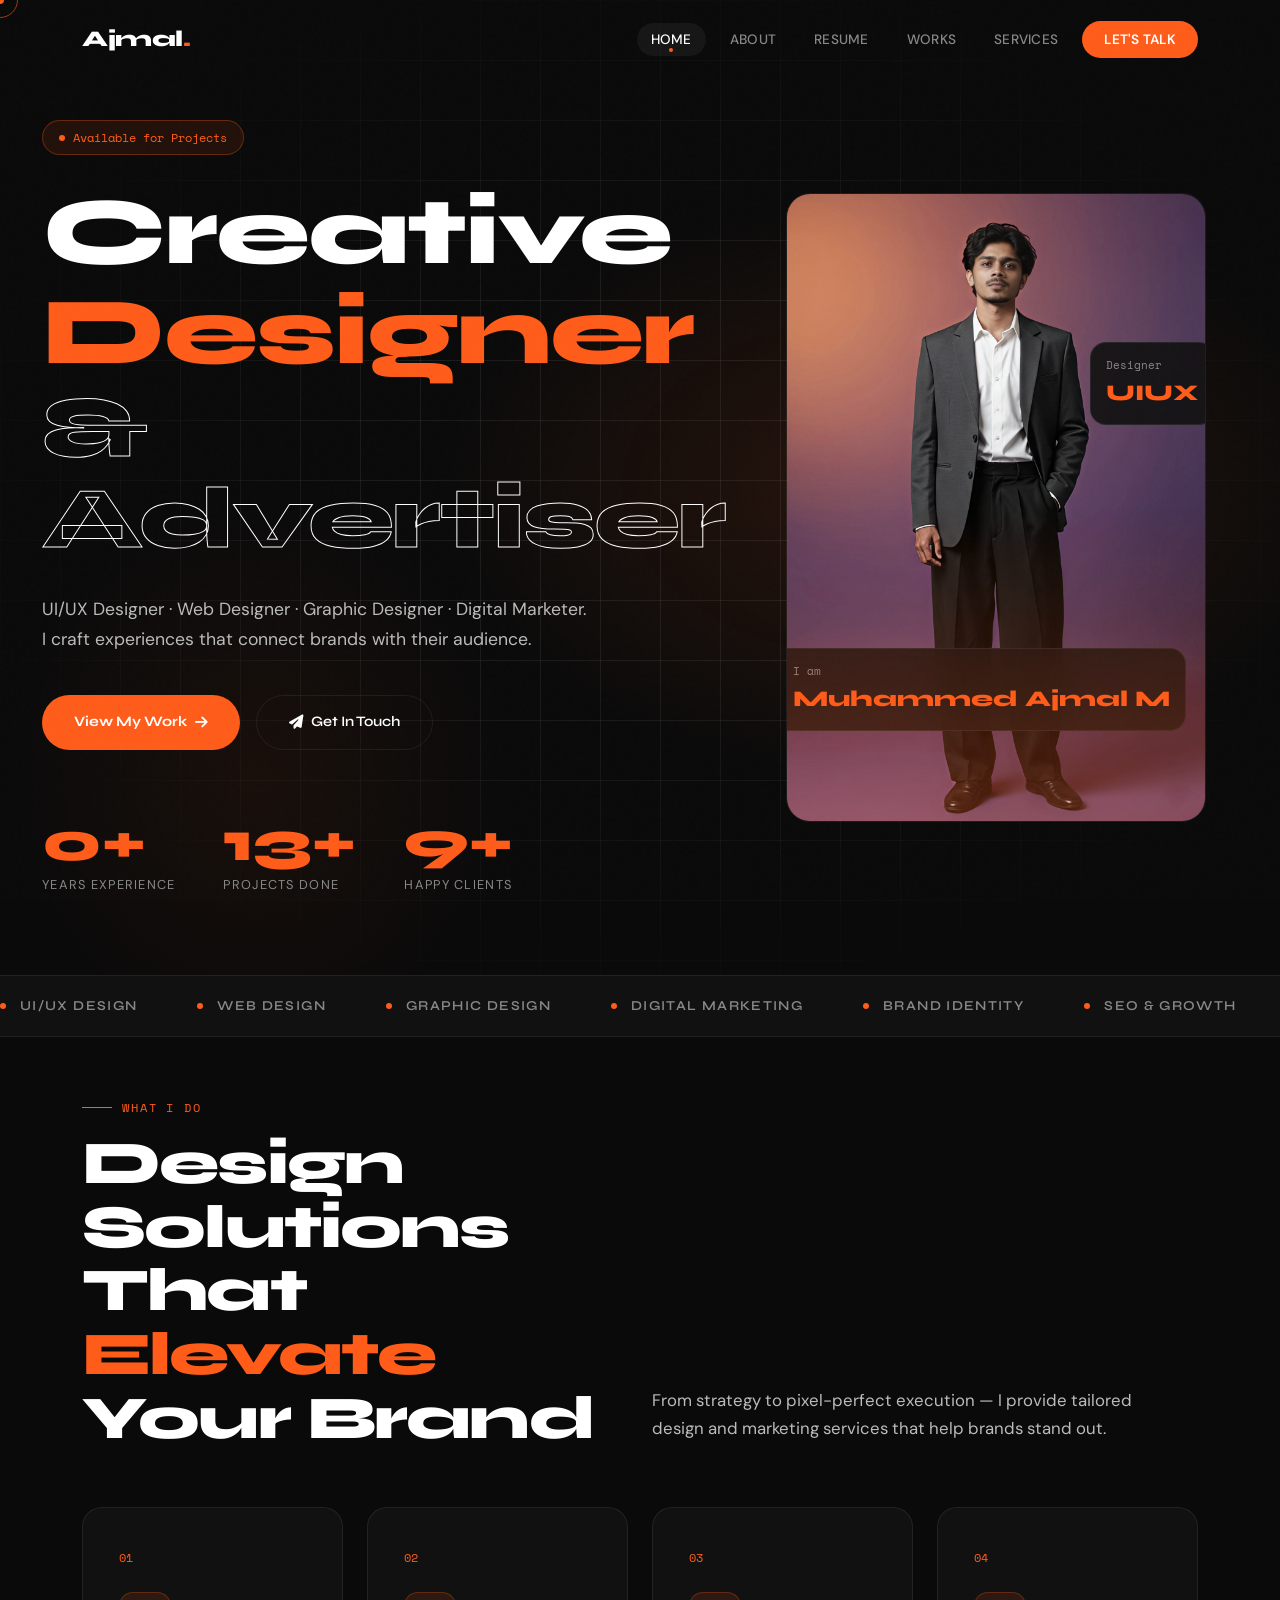
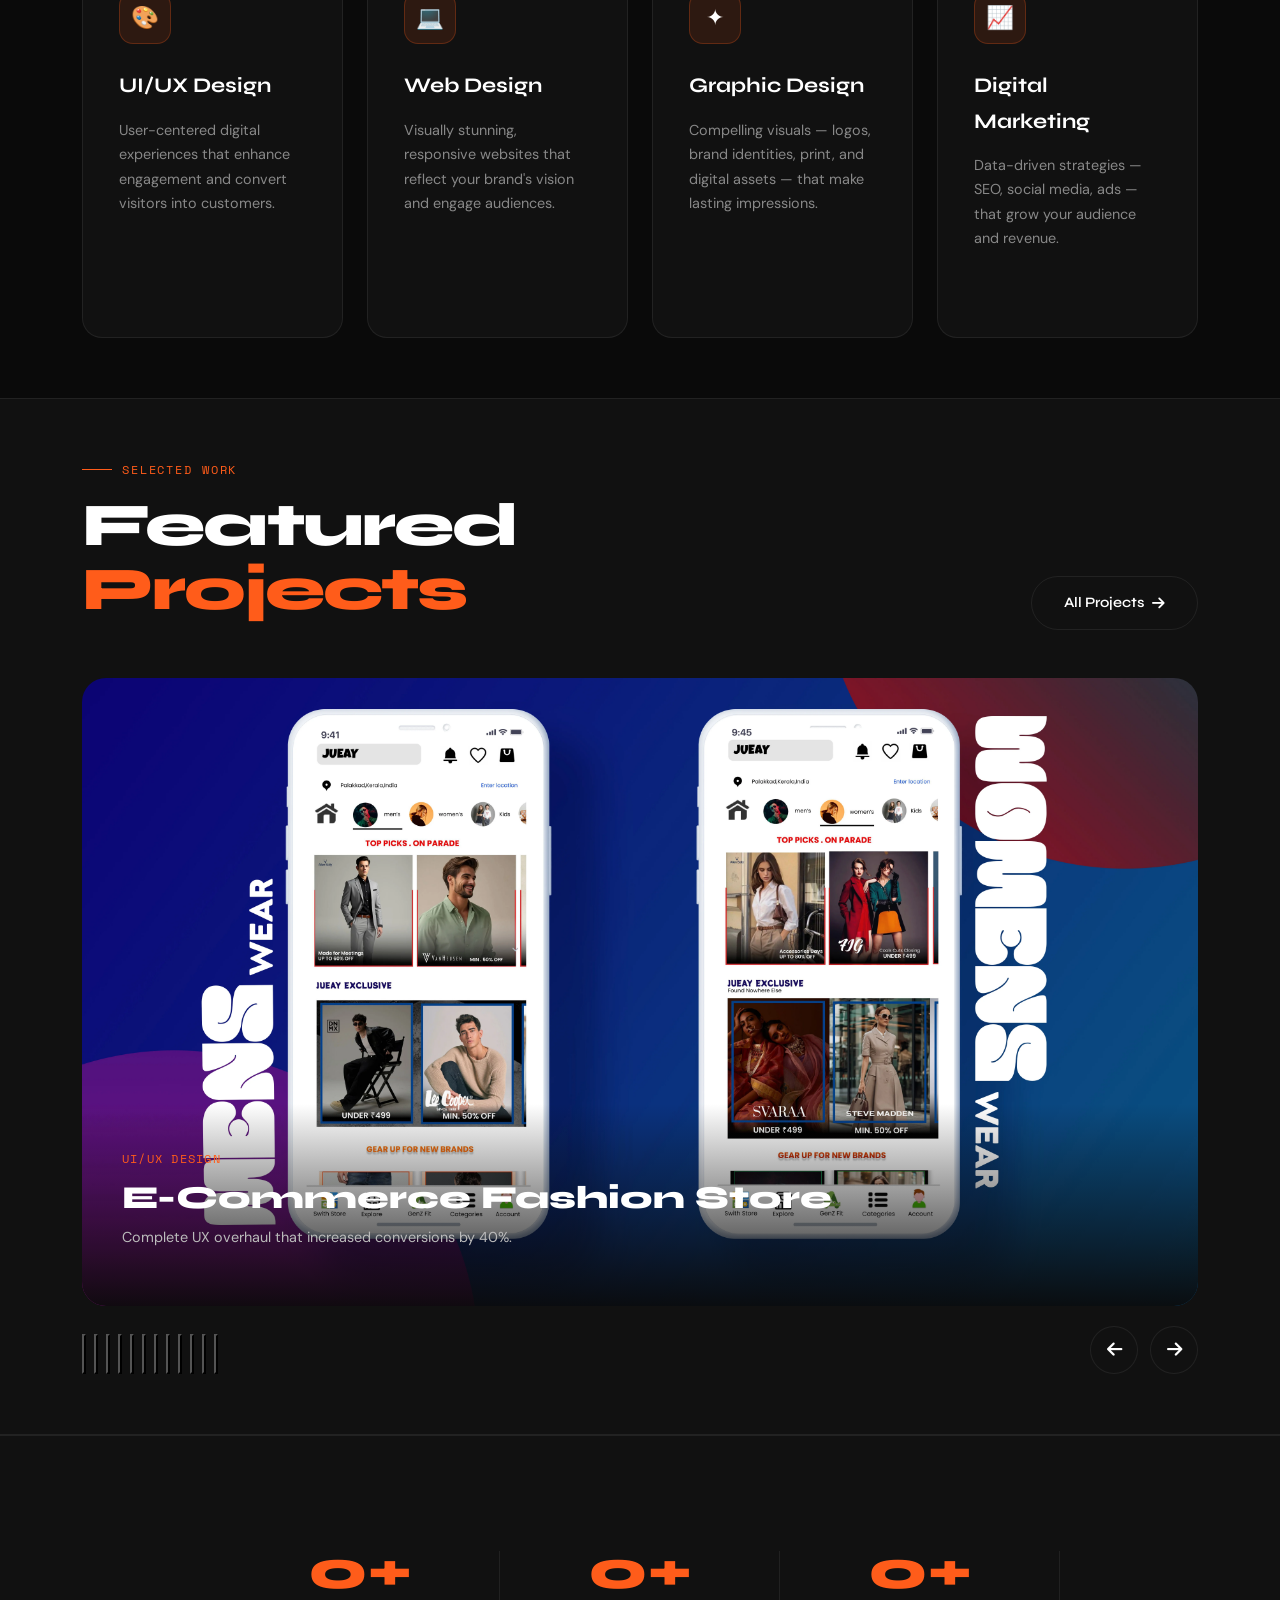
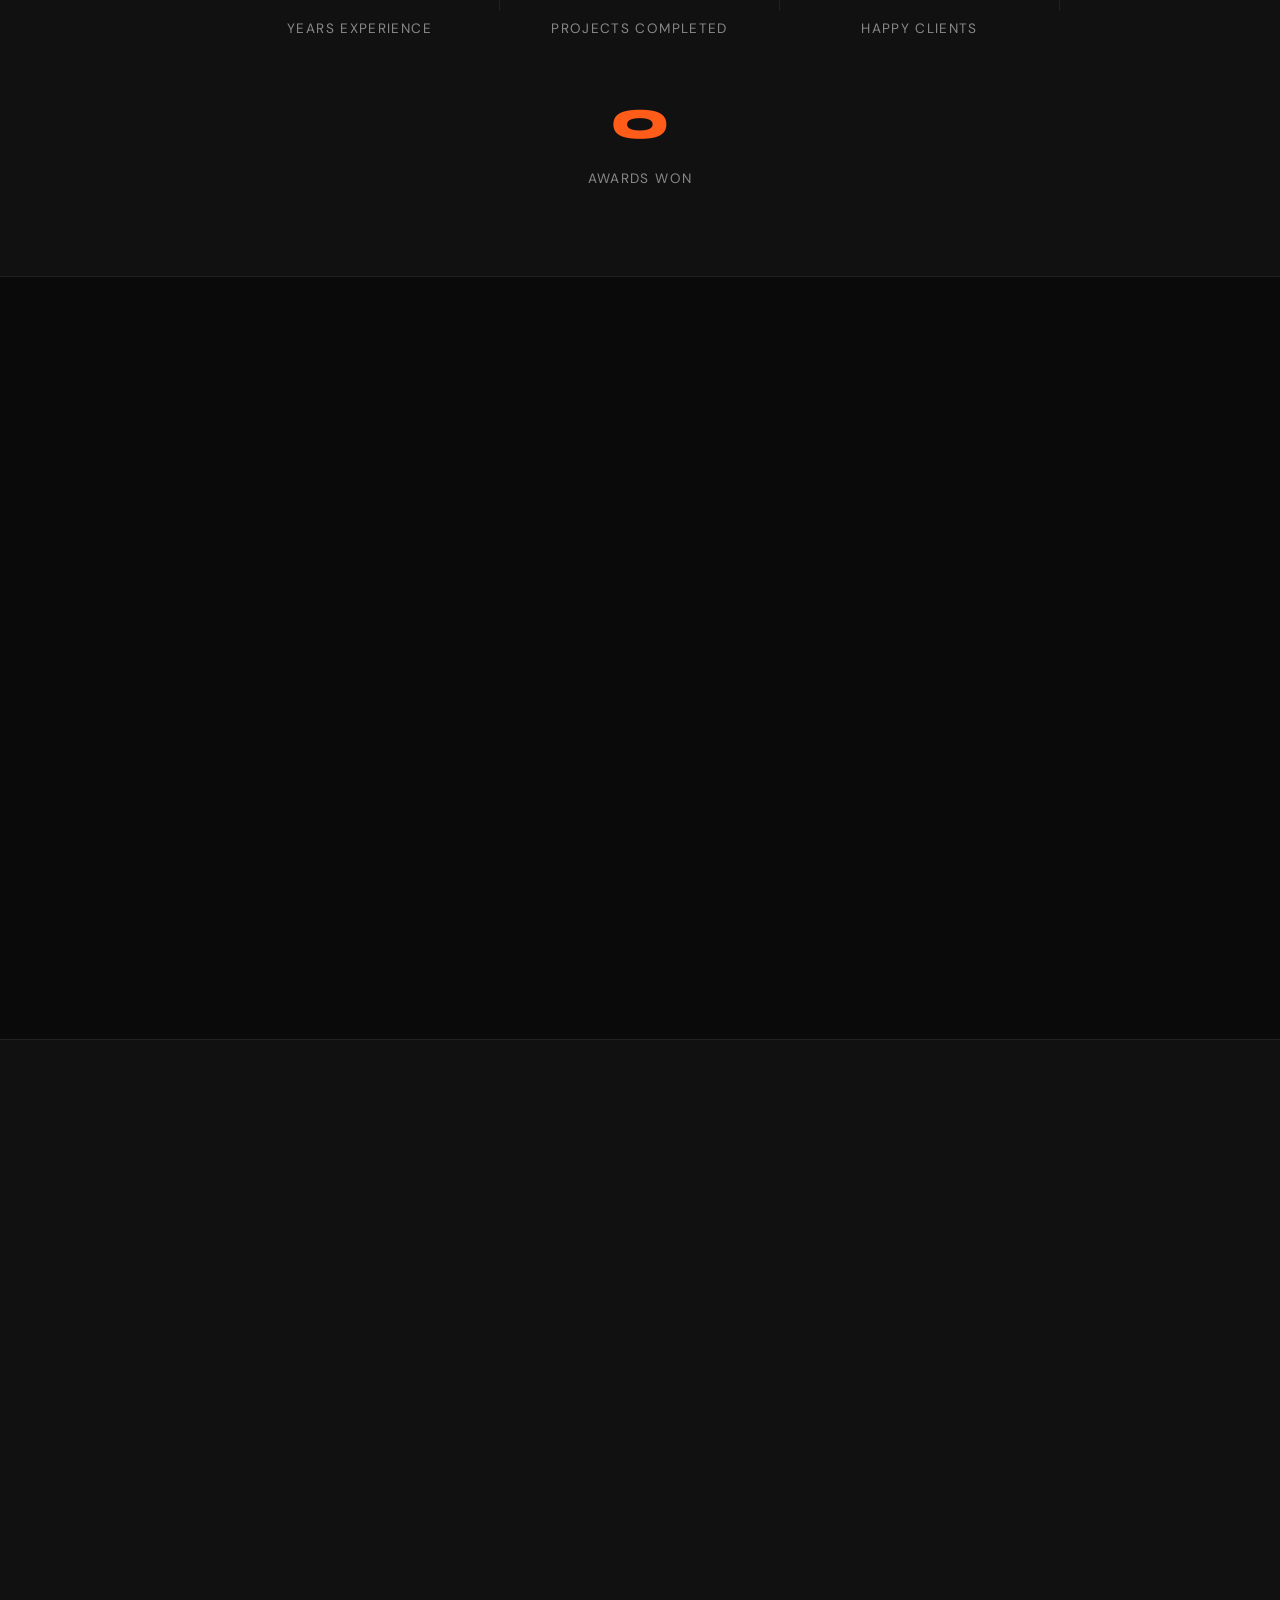
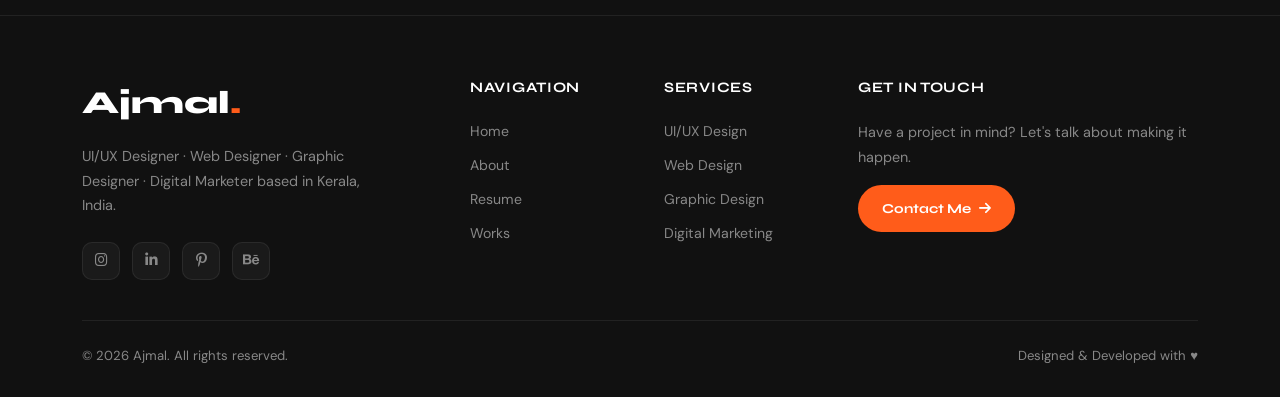
<file: index.html>
<!DOCTYPE html>
<html lang="en">
<head>
  <meta charset="UTF-8" />
  <meta name="viewport" content="width=device-width, initial-scale=1.0"/>
  <title>Ajmal | UI/UX & Creative Designer</title>

  <link href="images/logo.webp" rel="icon" />

  <link rel="stylesheet" href="https://cdn.jsdelivr.net/npm/bootstrap@5.3.0/dist/css/bootstrap.min.css"/>
  <link href="https://cdn.jsdelivr.net/npm/bootstrap@5.3.2/dist/css/bootstrap.min.css" rel="stylesheet">
  <link rel="stylesheet" href="https://cdnjs.cloudflare.com/ajax/libs/font-awesome/6.4.0/css/all.min.css"/>
  <link rel="stylesheet" href="style.css"/>
</head>
<body>

<!-- Cursor -->
<div class="cursor-dot"></div>
<div class="cursor-ring"></div>

<!-- Page Transition -->
<div class="page-transition"></div>

<!-- ======= NAVBAR ======= -->
<nav class="navbar-custom navbar navbar-expand-lg">
  <div class="container">
    <a class="nav-brand" href="index.html">Ajmal<span>.</span></a>
    <button class="navbar-toggler" type="button"
      data-bs-toggle="collapse"
      data-bs-target="#navMain"
      aria-controls="navMain"
      aria-expanded="false"
      aria-label="Toggle navigation">
      <span class="navbar-toggler-icon"></span>
    </button>
    <div class="collapse navbar-collapse justify-content-end" id="navMain">
      <ul class="nav-links navbar-nav">
        <li class="nav-item"><a href="index.html">Home</a></li>
        <li class="nav-item"><a href="about.html">About</a></li>
        <li class="nav-item"><a href="resume.html">Resume</a></li>
        <li class="nav-item"><a href="works.html">Works</a></li>
        <li class="nav-item"><a href="service.html">Services</a></li>
        <li class="nav-item"><a href="contact.html" class="nav-cta">Let's Talk</a></li>
      </ul>
    </div>
  </div>
</nav>

<!-- ======= HERO ======= -->
<section class="hero">
  <div class="hero-bg"></div>
  <div class="hero-grid"></div>
  <div class="container">
    <div class="row align-items-center">
      <div class="col-lg-7">
        <div class="hero-badge">
          <span class="hero-badge-dot"></span>
          Available for Projects
        </div>
        <h1 class="hero-title">
          <span class="line">Creative</span>
          <span class="line accent">Designer</span>
          <span class="line stroke">&amp; Advertiser</span>
        </h1>
        <p class="hero-desc">
          UI/UX Designer · Web Designer · Graphic Designer · Digital Marketer.<br>
          I craft experiences that connect brands with their audience.
        </p>
        <div class="hero-actions">
          <a href="works.html" class="btn-primary-custom btn-magnetic">
            View My Work <i class="fas fa-arrow-right"></i>
          </a>
          <a href="contact.html" class="btn-outline-custom">
            <i class="fas fa-paper-plane"></i> Get In Touch
          </a>
        </div>
        <div class="hero-stats">
          <div>
            <div class="hero-stat-num counter-num" data-target="2" data-suffix="+">0+</div>
            <div class="hero-stat-label">Years Experience</div>
          </div>
          <div>
            <div class="hero-stat-num counter-num" data-target="30" data-suffix="+">0+</div>
            <div class="hero-stat-label">Projects Done</div>
          </div>
          <div>
            <div class="hero-stat-num counter-num" data-target="20" data-suffix="+">0+</div>
            <div class="hero-stat-label">Happy Clients</div>
          </div>
        </div>
      </div>
      <div class="col-lg-5">
        <div class="hero-visual mt-5 mt-lg-0">
          <div class="hero-image-wrap mx-auto">
            <!-- Replace with your actual photo -->
            <img src="images/ajmal01.webp" alt="Ajmal - Creative Designer"/>
            <div class="hero-float-card card1" style="padding-left: 20px;">
              <div class="float-card-label">I am</div>
              <div class="float-card-val">Muhammed Ajmal M</div>
            </div>
            <div class="hero-float-card card2">
              <div class="float-card-label">Designer</div>
              <div class="float-card-val">UIUX</div>
            </div>
          </div>
        </div>
      </div>
    </div>
  </div>
</section>

<!-- ======= MARQUEE ======= -->
<div class="marquee-section">
  <div class="marquee-track">
    <!-- items duplicated for seamless loop -->
    <span class="marquee-item"><span class="marquee-dot"></span> UI/UX Design</span>
    <span class="marquee-item"><span class="marquee-dot"></span> Web Design</span>
    <span class="marquee-item"><span class="marquee-dot"></span> Graphic Design</span>
    <span class="marquee-item"><span class="marquee-dot"></span> Digital Marketing</span>
    <span class="marquee-item"><span class="marquee-dot"></span> Brand Identity</span>
    <span class="marquee-item"><span class="marquee-dot"></span> SEO &amp; Growth</span>
    <span class="marquee-item"><span class="marquee-dot"></span> Video Editing</span>
    <span class="marquee-item"><span class="marquee-dot"></span> UI/UX Design</span>
    <span class="marquee-item"><span class="marquee-dot"></span> Web Design</span>
    <span class="marquee-item"><span class="marquee-dot"></span> Graphic Design</span>
    <span class="marquee-item"><span class="marquee-dot"></span> Digital Marketing</span>
    <span class="marquee-item"><span class="marquee-dot"></span> Brand Identity</span>
    <span class="marquee-item"><span class="marquee-dot"></span> SEO &amp; Growth</span>
    <span class="marquee-item"><span class="marquee-dot"></span>  Video Editing</span>
  </div>
</div>

<!-- ======= SERVICES SNAPSHOT ======= -->
<section class="section">
  <div class="container">
    <div class="row mb-5">
      <div class="col-lg-6 reveal">
        <div class="section-tag">What I Do</div>
        <h2 class="section-title">Design Solutions That <span class="accent">Elevate</span> Your Brand</h2>
      </div>
      <div class="col-lg-6 reveal delay-2 d-flex align-items-end">
        <p class="section-subtitle">From strategy to pixel-perfect execution — I provide tailored design and marketing services that help brands stand out.</p>
      </div>
    </div>
    <div class="row g-4">
      <div class="col-md-6 col-lg-3 reveal delay-1">
        <div class="service-card tilt-card" >
          <span class="service-num">01</span>
          <div class="service-icon">🎨</div>
          <div class="service-name">UI/UX Design</div>
          <div class="service-desc">User-centered digital experiences that enhance engagement and convert visitors into customers.</div>
          <a href="uiuxservice.html">
          <div class="service-arrow">Explore <i class="fas fa-arrow-right"></i></div></a>
        </div>
      </div>
      <div class="col-md-6 col-lg-3 reveal delay-2">
        <div class="service-card tilt-card">
          <span class="service-num">02</span>
          <div class="service-icon">💻</div>
          <div class="service-name">Web Design</div>
          <div class="service-desc">Visually stunning, responsive websites that reflect your brand's vision and engage audiences.</div>
          <a href="webservice.html">
          <div class="service-arrow">Explore <i class="fas fa-arrow-right"></i></div></a>
        </div>
      </div>
      <div class="col-md-6 col-lg-3 reveal delay-3">
        <div class="service-card tilt-card">
          <span class="service-num">03</span>
          <div class="service-icon">✦</div>
          <div class="service-name">Graphic Design</div>
          <div class="service-desc">Compelling visuals — logos, brand identities, print, and digital assets — that make lasting impressions.</div>
          <a href="graphicservice.html">
          <div class="service-arrow">Explore <i class="fas fa-arrow-right"></i></div></a>
        </div>
      </div>
      <div class="col-md-6 col-lg-3 reveal delay-4">
        <div class="service-card tilt-card">
          <span class="service-num">04</span>
          <div class="service-icon">📈</div>
          <div class="service-name">Digital Marketing</div>
          <div class="service-desc">Data-driven strategies — SEO, social media, ads — that grow your audience and revenue.</div>
          <a href="digitalservice.html">
          <div class="service-arrow">Explore <i class="fas fa-arrow-right"></i></div></a>
        </div>
      </div>
    </div>
  </div>
</section>

<!-- ======= FEATURED WORK CAROUSEL ======= -->
<section class="section" style="background: var(--bg-card); border-top: 1px solid var(--border); border-bottom: 1px solid var(--border);">
  <div class="container">
    <div class="row align-items-end mb-5">
      <div class="col-lg-7 reveal">
        <div class="section-tag">Selected Work</div>
        <h2 class="section-title">Featured <span class="accent">Projects</span></h2>
      </div>
      <div class="col-lg-5 text-lg-end reveal delay-2">
        <a href="works.html" class="btn-outline-custom">All Projects <i class="fas fa-arrow-right"></i></a>
      </div>
    </div>

    <!-- Carousel -->
    <div class="work-carousel reveal">
      <div class="work-carousel-inner">
        <div class="work-carousel-slide">
          <div class="work-carousel-item">
            <img src="images/04.webp" alt="Project 1"/>
            <div class="work-carousel-caption">
              <span style="font-family: var(--font-mono); font-size:.78rem; color: var(--accent); text-transform:uppercase; letter-spacing:.1em;">UI/UX Design</span>
              <h3 style="font-family: var(--font-display); font-size:2rem; font-weight:800; margin-top:8px;">E-Commerce Fashion Store </h3>
              <p style="color: var(--gray-light); font-size:.9rem; margin-top:8px;">Complete UX overhaul that increased conversions by 40%.</p>
            </div>
          </div>
          <div class="work-carousel-item">
            <img src="images/Shift Logic.webp" alt="Project 2"/>
            <div class="work-carousel-caption">
              <span style="font-family: var(--font-mono); font-size:.78rem; color: var(--accent); text-transform:uppercase; letter-spacing:.1em;">Brand Identity</span>
              <h3 style="font-family: var(--font-display); font-size:2rem; font-weight:800; margin-top:8px;">Shift Logic Brand System</h3>
              <p style="color: var(--gray-light); font-size:.9rem; margin-top:8px;">Complete brand identity from logo to brand guidelines.</p>
            </div>
          </div>
          <div class="work-carousel-item">
            <img src="images/web02.webp" alt="Project 3"/>
            <div class="work-carousel-caption">
              <span style="font-family: var(--font-mono); font-size:.78rem; color: var(--accent); text-transform:uppercase; letter-spacing:.1em;">Web Design</span>
              <h3 style="font-family: var(--font-display); font-size:2rem; font-weight:800; margin-top:8px;">E-commerce Website</h3>
              <p style="color: var(--gray-light); font-size:.9rem; margin-top:8px;">Multi-channel campaign delivering 3x ROAS for a retail brand.</p>
            </div>
          </div>


          <div class="work-carousel-item">
            <img src="images/ui05.webp" alt="Project 4"/>
            <div class="work-carousel-caption">
              <span style="font-family: var(--font-mono); font-size:.78rem; color: var(--accent); text-transform:uppercase; letter-spacing:.1em;">UI/UX Design</span>
              <h3 style="font-family: var(--font-display); font-size:2rem; font-weight:800; margin-top:8px;">Track Teashop Mobile App </h3>
              <p style="color: var(--gray-light); font-size:.9rem; margin-top:8px;">Complete UX overhaul that increased conversions by 40%.</p>
            </div>
          </div>

          <div class="work-carousel-item">
            <img src="images/web03.webp" alt="Project 5"/>
            <div class="work-carousel-caption">
              <span style="font-family: var(--font-mono); font-size:.78rem; color: var(--accent); text-transform:uppercase; letter-spacing:.1em;">Web Design</span>
              <h3 style="font-family: var(--font-display); font-size:2rem; font-weight:800; margin-top:8px;">E-Commerce Website </h3>
              <p style="color: var(--gray-light); font-size:.9rem; margin-top:8px;">Campaign delivering 3x ROAS for a retail brand.</p>
            </div>
          </div>

          <div class="work-carousel-item">
            <img src="images/Game.webp" alt="Project 6"/>
            <div class="work-carousel-caption">
              <span style="font-family: var(--font-mono); font-size:.78rem; color: var(--accent); text-transform:uppercase; letter-spacing:.1em;">Graphic Design</span>
              <h3 style="font-family: var(--font-display); font-size:2rem; font-weight:800; margin-top:8px;">Gaming Headset</h3>
              <p style="color: var(--gray-light); font-size:.9rem; margin-top:8px;">Posts, stories, ad creatives, templates — all platforms</p>
            </div>
          </div>


        </div>
      </div>
      <div class="carousel-controls">
        <div class="carousel-dots d-flex gap-2 me-auto mt-2"></div>
        <button class="carousel-btn carousel-prev" aria-label="Prev"><i class="fas fa-arrow-left"></i></button>
        <button class="carousel-btn carousel-next" aria-label="Next"><i class="fas fa-arrow-right"></i></button>
      </div>
    </div>
  </div>
</section>

<!-- ======= COUNTER SECTION ======= -->
<section class="counter-section">
  <div class="container">
    <div class="row justify-content-center align-items-center text-center g-0">
      <div class="col-6 col-md-3 counter-item py-3">
        <div class="counter-num" data-target="2" data-suffix="+">0+</div>
        <div class="counter-label">Years Experience</div>
      </div>
      <div class="col-auto d-none d-md-block"><div class="counter-divider"></div></div>
      <div class="col-6 col-md-3 counter-item py-3">
        <div class="counter-num" data-target="30" data-suffix="+">0+</div>
        <div class="counter-label">Projects Completed</div>
      </div>
      <div class="col-auto d-none d-md-block"><div class="counter-divider"></div></div>
      <div class="col-6 col-md-3 counter-item py-3">
        <div class="counter-num" data-target="20" data-suffix="+">0+</div>
        <div class="counter-label">Happy Clients</div>
      </div>
      <div class="col-auto d-none d-md-block"><div class="counter-divider"></div></div>
      <div class="col-6 col-md-3 counter-item py-3">
        <div class="counter-num" data-target="4" data-suffix="">0</div>
        <div class="counter-label">Awards Won</div>
      </div>
    </div>
  </div>
</section>

<!-- ======= TESTIMONIALS ======= -->
<section class="section">
  <div class="container">
    <div class="row mb-5">
      <div class="col-lg-6 reveal">
        <div class="section-tag">Testimonials</div>
        <h2 class="section-title">Trusted by Brands, <span class="accent">Loved</span> by Clients</h2>
      </div>
    </div>
    <div class="row g-4">
      <div class="col-md-6 col-lg-4 reveal delay-1">
        <div class="testimonial-card">
          <div class="testimonial-stars">★★★★★</div>
          <p class="testimonial-text">"Ajmal transformed our brand with a fresh, modern identity that truly resonated with our audience. Exceptional work, fast delivery."</p>
          <div class="testimonial-author">
            <div class="testimonial-avatar">JB</div>
            <div>
              <div class="testimonial-name">James Bernard</div>
              <div class="testimonial-role">CEO, PixelCraft Agency</div>
            </div>
          </div>
        </div>
      </div>
      <div class="col-md-6 col-lg-4 reveal delay-2">
        <div class="testimonial-card">
          <div class="testimonial-stars">★★★★★</div>
          <p class="testimonial-text">"Our digital marketing results were incredible. Traffic doubled in 2 months. Ajmal's strategic approach is outstanding."</p>
          <div class="testimonial-author">
            <div class="testimonial-avatar" style="background: #6c63ff;">SM</div>
            <div>
              <div class="testimonial-name">Sara Mitchell</div>
              <div class="testimonial-role">Marketing Director, Vibe Co.</div>
            </div>
          </div>
        </div>
      </div>
      <div class="col-md-6 col-lg-4 reveal delay-3">
        <div class="testimonial-card">
          <div class="testimonial-stars">★★★★★</div>
          <p class="testimonial-text">"The UI/UX redesign was intuitive, beautiful, and conversion-focused. Our app ratings jumped from 3.2 to 4.8 stars."</p>
          <div class="testimonial-author">
            <div class="testimonial-avatar" style="background: #00c896;">DK</div>
            <div>
              <div class="testimonial-name">David Khan</div>
              <div class="testimonial-role">Product Lead, Nova App</div>
            </div>
          </div>
        </div>
      </div>
    </div>
  </div>
</section>

<!-- ======= CTA BANNER ======= -->
<section style="padding: 80px 0; background: var(--bg-card); border-top: 1px solid var(--border);">
  <div class="container">
    <div class="text-center reveal">
      <div class="section-tag justify-content-center" style="justify-content:center;">Let's Collaborate</div>
      <h2 class="section-title mb-4">Ready to Build Something <span class="accent">Exceptional?</span></h2>
      <p class="section-subtitle mx-auto text-center mb-5" style="max-width:500px;">Let's collaborate to build a bold brand or seamless digital experience. Get in touch today.</p>
      <a href="contact.html" class="btn-primary-custom btn-magnetic" style="font-size:1rem; padding:16px 40px;">
        Start a Project <i class="fas fa-arrow-right"></i>
      </a>
    </div>
  </div>
</section>

<!-- ======= FOOTER ======= -->
<footer>
  <div class="container">
    <div class="row g-5">
      <div class="col-lg-4">
        <div class="footer-brand">Ajmal<span>.</span></div>
        <p class="footer-desc">UI/UX Designer · Web Designer · Graphic Designer · Digital Marketer based in Kerala, India.</p>
        <div class="social-links mt-4">
        <a href="https://www.instagram.com/ajueay/" class="social-link"><i class="fab fa-instagram"></i></a>
        <a href="https://www.linkedin.com/in/ajmal47/" class="social-link"><i class="fab fa-linkedin-in"></i></a>
        <a href="https://in.pinterest.com/Ajueayy/" class="social-link"><i class="fab fa-pinterest-p"></i></a>
        <a href="https://www.behance.net/ajmalaju165" class="social-link"><i class="fab fa-behance"></i></a>
      </div>
      </div>
      <div class="col-6 col-lg-2">
        <div class="footer-link-title">Navigation</div>
        <a href="index.html" class="footer-link">Home</a>
        <a href="about.html" class="footer-link">About</a>
        <a href="resume.html" class="footer-link">Resume</a>
        <a href="works.html" class="footer-link">Works</a>
      </div>
      <div class="col-6 col-lg-2">
        <div class="footer-link-title">Services</div>
        <a href="uiuxservice.html" class="footer-link">UI/UX Design</a>
        <a href="webservice.html" class="footer-link">Web Design</a>
        <a href="gallery.js" class="footer-link">Graphic Design</a>
        <a href="digitalservice.html" class="footer-link">Digital Marketing</a>
      </div>
      <div class="col-lg-4">
        <div class="footer-link-title">Get In Touch</div>
        <p style="font-size:.9rem; color: var(--gray); margin-bottom:16px;">Have a project in mind? Let's talk about making it happen.</p>
        <a href="contact.html" class="btn-primary-custom" style="display:inline-flex; font-size:.85rem; padding:12px 24px;">
          Contact Me <i class="fas fa-arrow-right"></i>
        </a>
      </div>
    </div>
    <div class="footer-divider"></div>
    <div class="footer-bottom">
      <div class="footer-copy">© 2026 Ajmal. All rights reserved.</div>
      <div class="footer-copy">Designed &amp; Developed with ♥</div>
    </div>
  </div>
</footer>

<script src="https://cdn.jsdelivr.net/npm/bootstrap@5.3.0/dist/js/bootstrap.bundle.min.js"></script>
<script src="https://cdn.jsdelivr.net/npm/bootstrap@5.3.2/dist/js/bootstrap.bundle.min.js"></script>
<script src="main.js"></script>
</body>
</html>
</file>
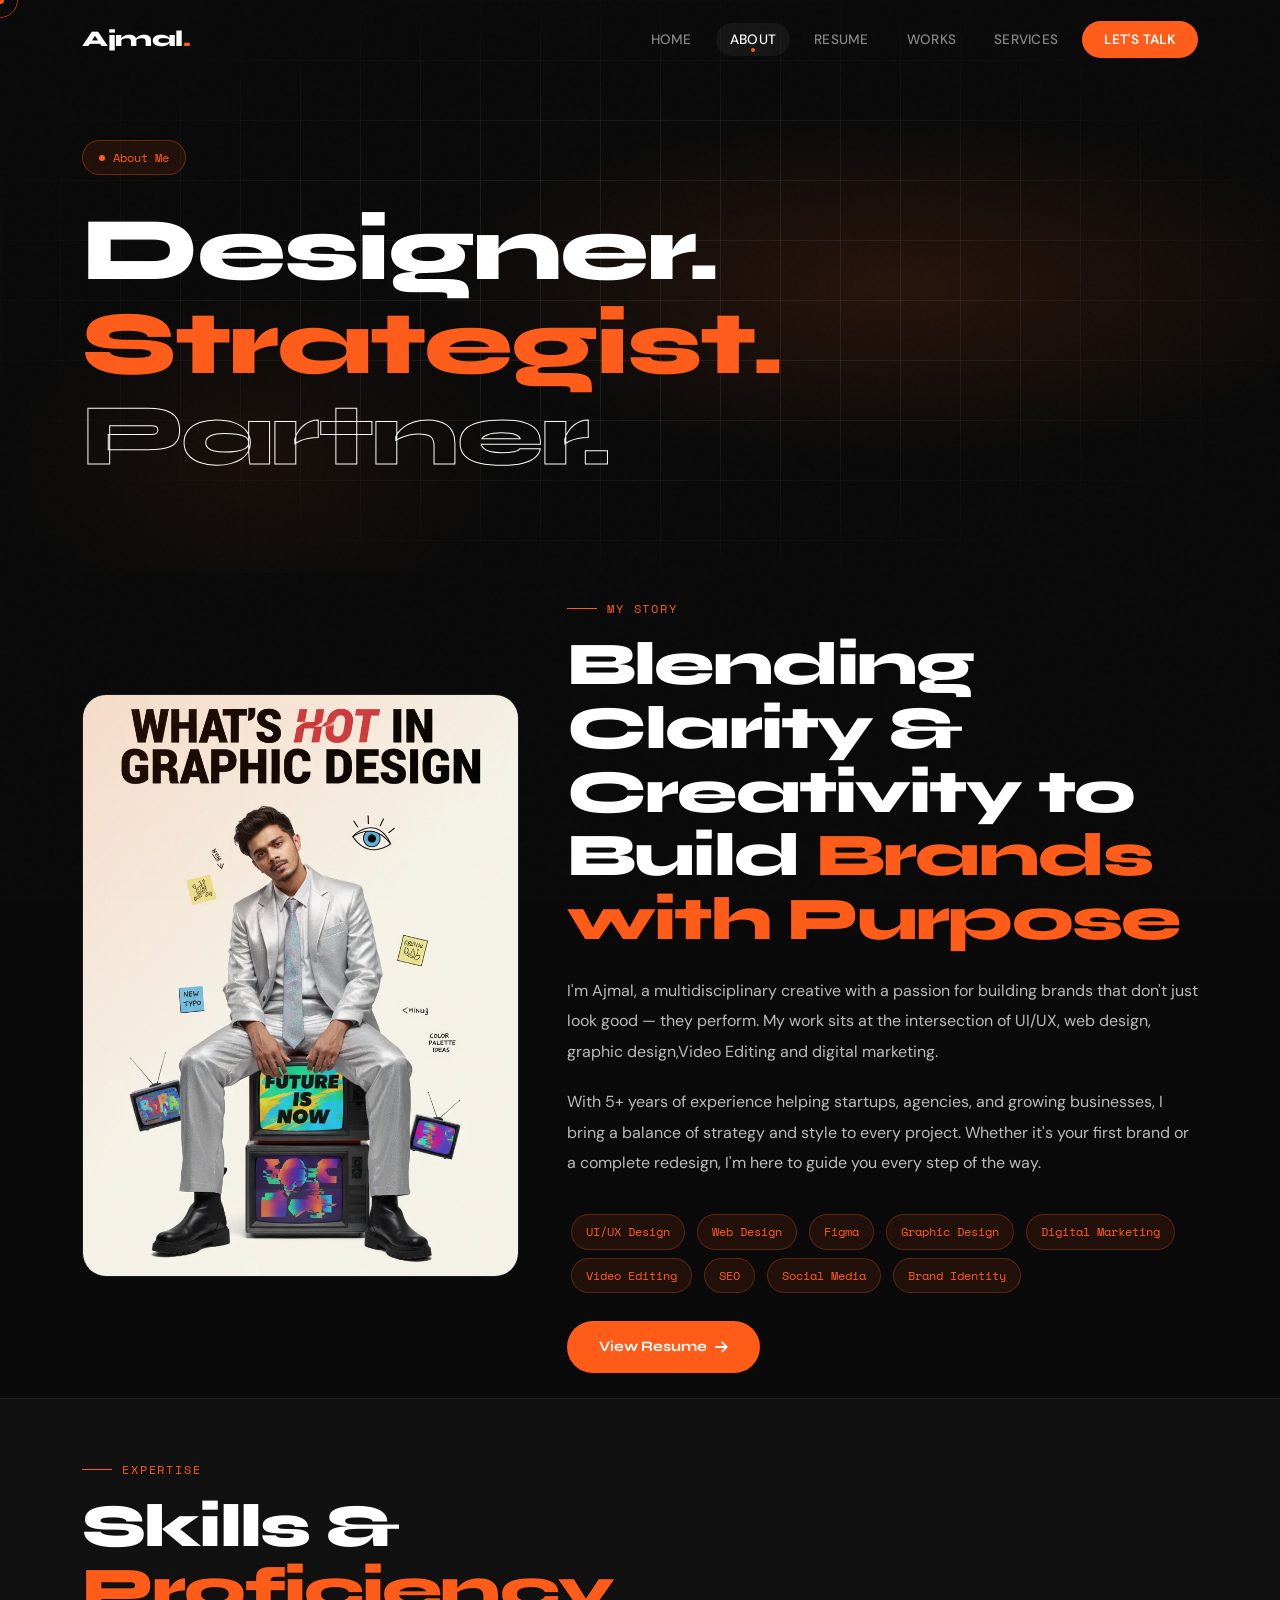
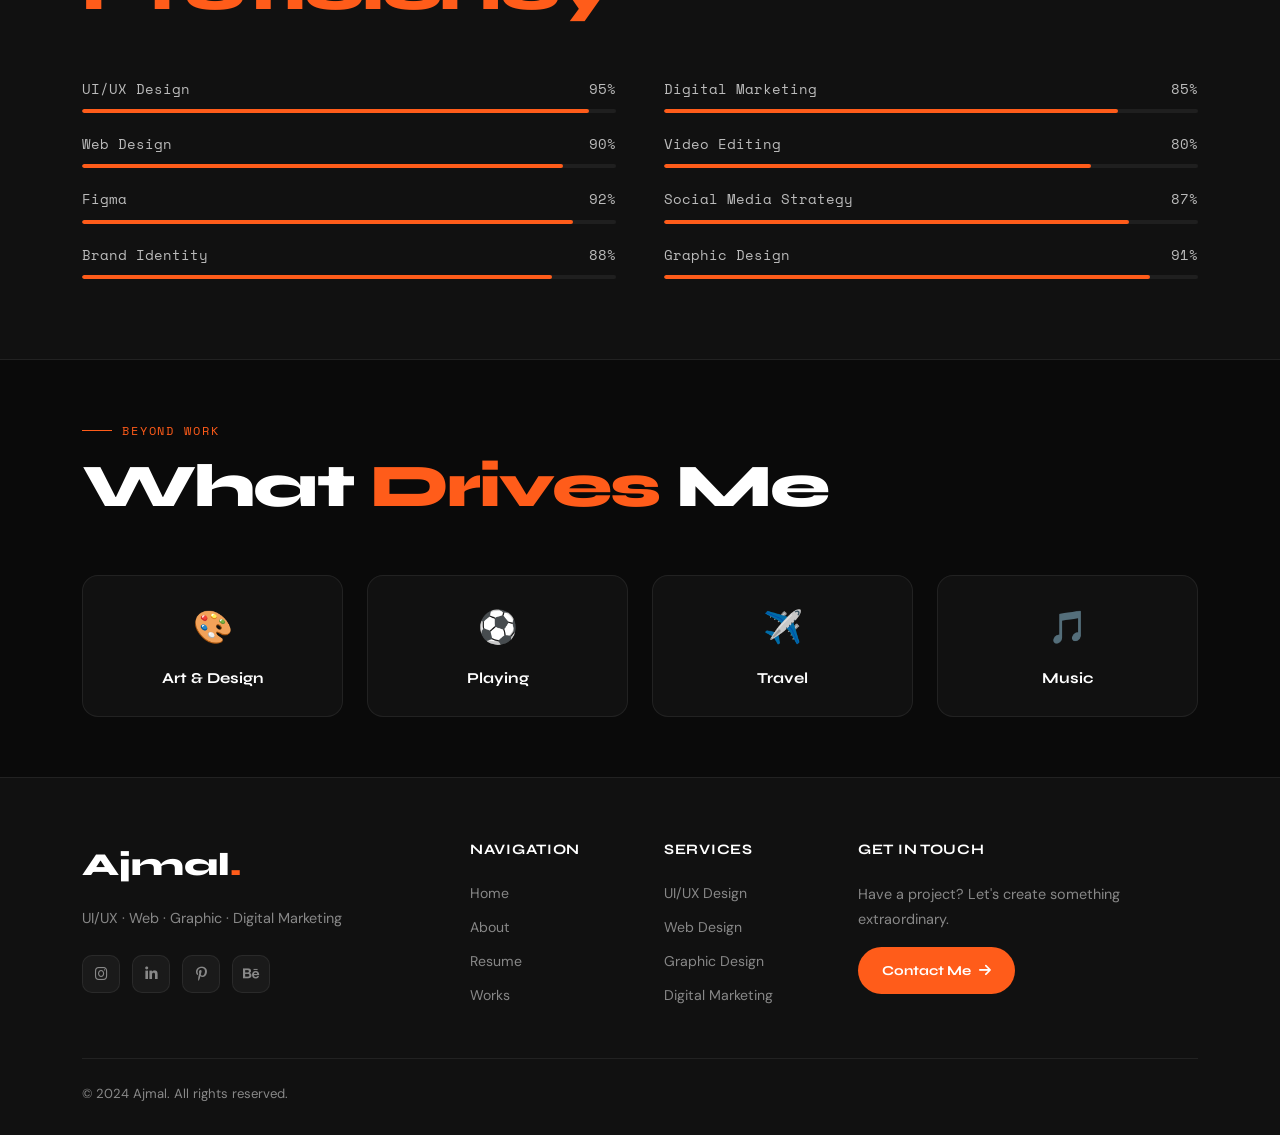
<file: about.html>
<!DOCTYPE html>
<html lang="en">
<head>
  <meta charset="UTF-8" />
  <meta name="viewport" content="width=device-width, initial-scale=1.0"/>
  <title>About – Ajmal Portfolio</title>
  <link rel="stylesheet" href="https://cdn.jsdelivr.net/npm/bootstrap@5.3.0/dist/css/bootstrap.min.css"/>
  <link rel="stylesheet" href="https://cdnjs.cloudflare.com/ajax/libs/font-awesome/6.4.0/css/all.min.css"/>
  <link rel="stylesheet" href="style.css"/>
  <link href="images/logo.webp" rel="icon" />
  <style>
    .about-img-wrap {
      border-radius: 24px; overflow: hidden;
      border: 1px solid var(--border);
      aspect-ratio: 3/4; position: relative;
    }
    .about-img-wrap img { width: 100%; height: 100%; object-fit: cover; filter: grayscale(15%); }
    .about-img-wrap::after {
      content: '';
      position: absolute; inset: 0;
      background: linear-gradient(135deg, rgba(255,92,26,0.15) 0%, transparent 50%);
    }
    .tag-chip {
      display: inline-flex; align-items: center;
      background: rgba(255,92,26,0.1);
      border: 1px solid rgba(255,92,26,0.25);
      color: var(--accent);
      font-family: var(--font-mono);
      font-size: 0.78rem;
      padding: 6px 14px;
      border-radius: 50px;
      margin: 4px;
    }
    .interest-card {
      background: var(--bg-card);
      border: 1px solid var(--border);
      border-radius: 16px;
      padding: 24px;
      text-align: center;
      transition: var(--transition);
    }
    .interest-card:hover { border-color: rgba(255,92,26,0.4); transform: translateY(-4px); }
    .interest-icon { font-size: 2rem; margin-bottom: 12px; }
    .interest-title { font-family: var(--font-display); font-size: 0.95rem; font-weight: 700; }
  </style>
</head>
<body>

<div class="cursor-dot"></div>
<div class="cursor-ring"></div>
<div class="page-transition"></div>

<!-- NAVBAR -->
<nav class="navbar-custom navbar navbar-expand-lg">
  <div class="container">
    <a class="nav-brand" href="index.html">Ajmal<span>.</span></a>
    <button class="navbar-toggler" type="button" data-bs-toggle="collapse" data-bs-target="#navMain">
      <span class="navbar-toggler-icon"></span>
    </button>
    <div class="collapse navbar-collapse justify-content-end" id="navMain">
      <ul class="nav-links navbar-nav">
        <li class="nav-item"><a href="index.html">Home</a></li>
        <li class="nav-item"><a href="about.html">About</a></li>
        <li class="nav-item"><a href="resume.html">Resume</a></li>
        <li class="nav-item"><a href="works.html">Works</a></li>
        <li class="nav-item"><a href="service.html">Services</a></li>
        <li class="nav-item"><a href="contact.html" class="nav-cta">Let's Talk</a></li>
      </ul>
    </div>
  </div>
</nav>

<!-- ABOUT HERO -->
<section class="about-hero">
  <div class="hero-bg"></div>
  <div class="hero-grid"></div>
  <div class="container">
    <div class="hero-badge">
      <span class="hero-badge-dot"></span>
      About Me
    </div>
    <h1 class="hero-title" style="font-size: clamp(3rem, 7vw, 6rem);">
      <span class="line">Designer.</span>
      <span class="line accent">Strategist.</span>
      <span class="line stroke">Partner.</span>
    </h1>
  </div>
</section>

<!-- ABOUT BODY -->
<section class="section" style="padding: 25px 0;">
  <div class="container">
    <div class="row g-5 align-items-center">
      <div class="col-lg-5 reveal-left">
        <div class="about-img-wrap">
          <img src="images/ajmal02.webp" alt="Ajmal"/>
        </div>
      </div>
      <div class="col-lg-7">
        <div class="reveal delay-1">
          <div class="section-tag">My Story</div>
          <h2 class="section-title mb-4">Blending Clarity &amp; Creativity to Build <span class="accent">Brands with Purpose</span></h2>
          <p style="color: var(--gray-light); line-height: 1.9; margin-bottom: 20px;">
            I'm Ajmal, a multidisciplinary creative with a passion for building brands that don't just look good — they perform. My work sits at the intersection of UI/UX, web design, graphic design,Video Editing and digital marketing.
          </p>
          <p style="color: var(--gray-light); line-height: 1.9; margin-bottom: 32px;">
            With 5+ years of experience helping startups, agencies, and growing businesses, I bring a balance of strategy and style to every project. Whether it's your first brand or a complete redesign, I'm here to guide you every step of the way.
          </p>
          <div class="mb-4">
            <span class="tag-chip">UI/UX Design</span>
            <span class="tag-chip">Web Design</span>
            <span class="tag-chip">Figma</span>
            <span class="tag-chip">Graphic Design</span>
            <span class="tag-chip">Digital Marketing</span>
            <span class="tag-chip">Video Editing</span>
            <span class="tag-chip">SEO</span>
            <span class="tag-chip">Social Media</span>
            <span class="tag-chip">Brand Identity</span>
          </div>
          <a href="resume.html" class="btn-primary-custom btn-magnetic">
            View Resume <i class="fas fa-arrow-right"></i>
          </a>
        </div>
      </div>
    </div>
  </div>
</section>

<!-- SKILLS -->
<section class="section" style="background: var(--bg-card); border-top: 1px solid var(--border); border-bottom: 1px solid var(--border);">
  <div class="container">
    <div class="row mb-5">
      <div class="col-lg-6 reveal">
        <div class="section-tag">Expertise</div>
        <h2 class="section-title">Skills &amp; <span class="accent">Proficiency</span></h2>
      </div>
    </div>
    <div class="row g-5">
      <div class="col-lg-6 reveal delay-1">
        <div class="skill-bar-wrap">
          <div class="skill-bar-label"><span>UI/UX Design</span><span>95%</span></div>
          <div class="skill-bar"><div class="skill-bar-fill" data-width="95%"></div></div>
        </div>
        <div class="skill-bar-wrap">
          <div class="skill-bar-label"><span>Web Design</span><span>90%</span></div>
          <div class="skill-bar"><div class="skill-bar-fill" data-width="90%"></div></div>
        </div>
        <div class="skill-bar-wrap">
          <div class="skill-bar-label"><span>Figma </span><span>92%</span></div>
          <div class="skill-bar"><div class="skill-bar-fill" data-width="92%"></div></div>
        </div>
        <div class="skill-bar-wrap">
          <div class="skill-bar-label"><span>Brand Identity</span><span>88%</span></div>
          <div class="skill-bar"><div class="skill-bar-fill" data-width="88%"></div></div>
        </div>
      </div>
      <div class="col-lg-6 reveal delay-2">
        <div class="skill-bar-wrap">
          <div class="skill-bar-label"><span>Digital Marketing</span><span>85%</span></div>
          <div class="skill-bar"><div class="skill-bar-fill" data-width="85%"></div></div>
        </div>
        <div class="skill-bar-wrap">
          <div class="skill-bar-label"><span>Video Editing</span><span>80%</span></div>
          <div class="skill-bar"><div class="skill-bar-fill" data-width="80%"></div></div>
        </div>
        <div class="skill-bar-wrap">
          <div class="skill-bar-label"><span>Social Media Strategy</span><span>87%</span></div>
          <div class="skill-bar"><div class="skill-bar-fill" data-width="87%"></div></div>
        </div>
        <div class="skill-bar-wrap">
          <div class="skill-bar-label"><span>Graphic Design</span><span>91%</span></div>
          <div class="skill-bar"><div class="skill-bar-fill" data-width="91%"></div></div>
        </div>
      </div>
    </div>
  </div>
</section>

<!-- INTERESTS -->
<section class="section">
  <div class="container">
    <div class="row mb-5">
      <div class="col reveal">
        <div class="section-tag">Beyond Work</div>
        <h2 class="section-title">What <span class="accent">Drives</span> Me</h2>
      </div>
    </div>
    <div class="row g-4">
      <div class="col-6 col-md-3 reveal delay-1">
        <div class="interest-card">
          <div class="interest-icon">🎨</div>
          <div class="interest-title">Art &amp; Design</div>
        </div>
      </div>
      <div class="col-6 col-md-3 reveal delay-2">
        <div class="interest-card">
          <div class="interest-icon">⚽</div>
          <div class="interest-title">Playing</div>
        </div>
      </div>
      <div class="col-6 col-md-3 reveal delay-3">
        <div class="interest-card">
          <div class="interest-icon">✈️</div>
          <div class="interest-title">Travel</div>
        </div>
      </div>
      <div class="col-6 col-md-3 reveal delay-4">
        <div class="interest-card">
          <div class="interest-icon">🎵</div>
          <div class="interest-title">Music</div>
        </div>
      </div>
    </div>
  </div>
</section>

<!-- FOOTER -->
<footer>
  <div class="container">
    <div class="row g-5">
      <div class="col-lg-4">
        <div class="footer-brand">Ajmal<span>.</span></div>
        <p class="footer-desc">UI/UX · Web · Graphic · Digital Marketing</p>
        <div class="social-links mt-4">
        <a href="https://www.instagram.com/ajueay/" class="social-link"><i class="fab fa-instagram"></i></a>
        <a href="https://www.linkedin.com/in/ajmal47/" class="social-link"><i class="fab fa-linkedin-in"></i></a>
        <a href="https://in.pinterest.com/Ajueayy/" class="social-link"><i class="fab fa-pinterest-p"></i></a>
        <a href="https://www.behance.net/ajmalaju165" class="social-link"><i class="fab fa-behance"></i></a>
      </div>
      </div>
      <div class="col-6 col-lg-2">
        <div class="footer-link-title">Navigation</div>
        <a href="index.html" class="footer-link">Home</a>
        <a href="about.html" class="footer-link">About</a>
        <a href="resume.html" class="footer-link">Resume</a>
        <a href="works.html" class="footer-link">Works</a>
      </div>
      <div class="col-6 col-lg-2">
        <div class="footer-link-title">Services</div>
        <a href="uiuxservice.html" class="footer-link">UI/UX Design</a>
        <a href="webservice.html" class="footer-link">Web Design</a>
        <a href="gallery.js" class="footer-link">Graphic Design</a>
        <a href="digitalservice.html" class="footer-link">Digital Marketing</a>
      </div>
      <div class="col-lg-4">
        <div class="footer-link-title">Get In Touch</div>
        <p style="font-size:.9rem; color: var(--gray); margin-bottom:16px;">Have a project? Let's create something extraordinary.</p>
        <a href="contact.html" class="btn-primary-custom" style="display:inline-flex; font-size:.85rem; padding:12px 24px;">Contact Me <i class="fas fa-arrow-right"></i></a>
      </div>
    </div>
    <div class="footer-divider"></div>
    <div class="footer-bottom">
      <div class="footer-copy">© 2024 Ajmal. All rights reserved.</div>
    </div>
  </div>
</footer>

<script src="https://cdn.jsdelivr.net/npm/bootstrap@5.3.0/dist/js/bootstrap.bundle.min.js"></script>
<script src="main.js"></script>
</body>
</html>
</file>
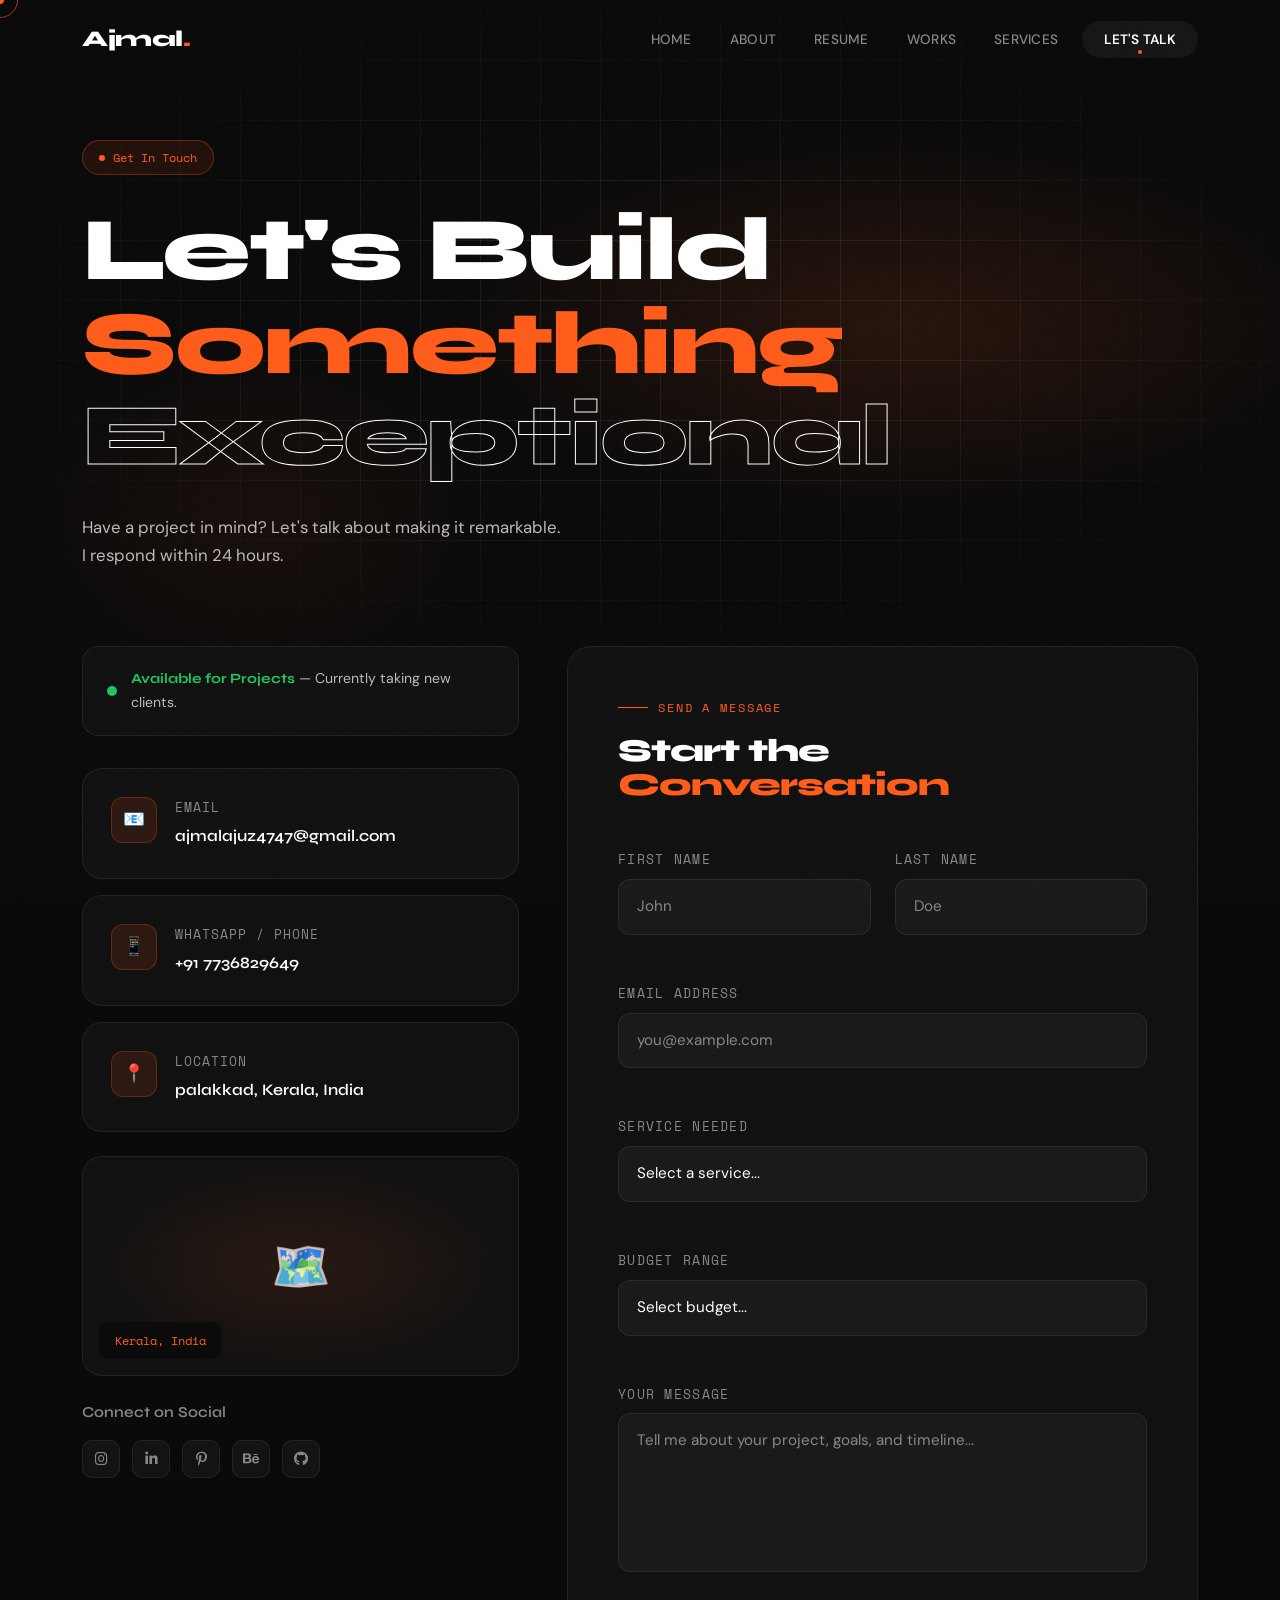
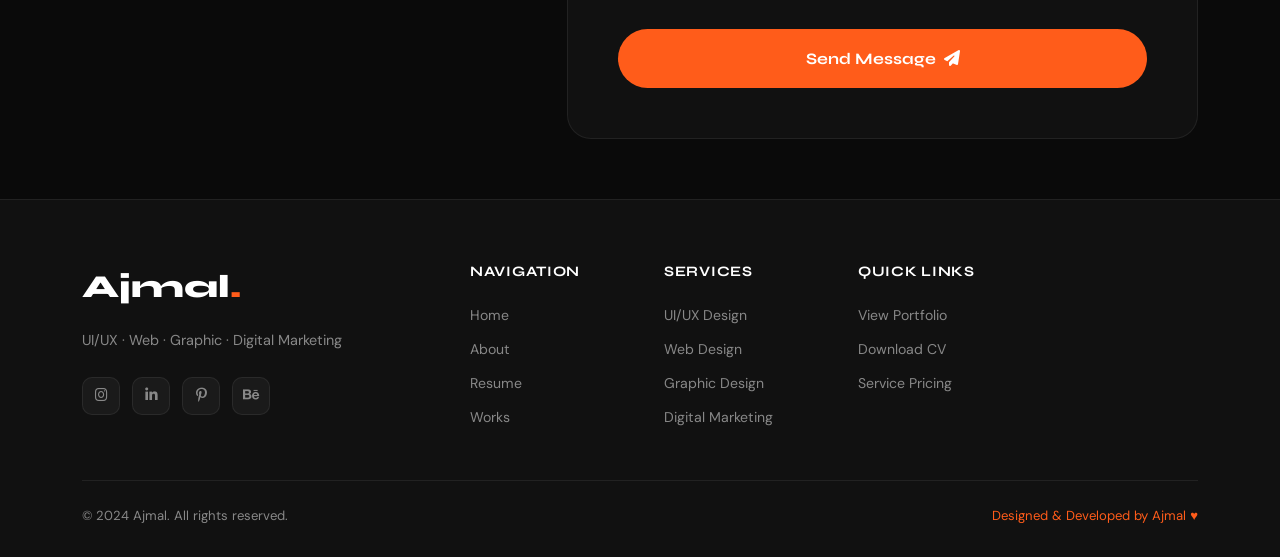
<file: contact.html>
<!DOCTYPE html>
<html lang="en">
<head>
  <meta charset="UTF-8" />
  <meta name="viewport" content="width=device-width, initial-scale=1.0"/>
  <title>Contact – Ajmal Portfolio</title>
  <link rel="stylesheet" href="https://cdn.jsdelivr.net/npm/bootstrap@5.3.0/dist/css/bootstrap.min.css"/>
  <link rel="stylesheet" href="https://cdnjs.cloudflare.com/ajax/libs/font-awesome/6.4.0/css/all.min.css"/>
  <link rel="stylesheet" href="style.css"/>
  <link href="images/logo.webp" rel="icon" />
  <style>
    .contact-availability {
      background: var(--bg-card);
      border: 1px solid var(--border);
      border-radius: 16px;
      padding: 20px 24px;
      display: flex;
      align-items: center;
      gap: 14px;
      margin-bottom: 32px;
    }
    .avail-dot {
      width: 10px; height: 10px;
      background: #22c55e;
      border-radius: 50%;
      animation: pulse 2s ease infinite;
      flex-shrink: 0;
    }
    .avail-text { font-size: .88rem; color: var(--gray-light); }
    .avail-text strong { color: #22c55e; font-family: var(--font-display); }

    .map-placeholder {
      background: var(--bg-card);
      border: 1px solid var(--border);
      border-radius: 20px;
      height: 220px;
      display: flex; align-items: center; justify-content: center;
      font-size: 3rem;
      color: var(--gray);
      margin-bottom: 24px;
      position: relative;
      overflow: hidden;
    }
    .map-placeholder::before {
      content: '';
      position: absolute; inset: 0;
      background: radial-gradient(ellipse at center, rgba(255,92,26,0.1), transparent 70%);
    }
  </style>
</head>
<body>

<div class="cursor-dot"></div>
<div class="cursor-ring"></div>
<div class="page-transition"></div>

<!-- NAVBAR -->
<nav class="navbar-custom navbar navbar-expand-lg">
  <div class="container">
    <a class="nav-brand" href="index.html">Ajmal<span>.</span></a>
    <button class="navbar-toggler" type="button" data-bs-toggle="collapse" data-bs-target="#navMain">
      <span class="navbar-toggler-icon"></span>
    </button>
    <div class="collapse navbar-collapse justify-content-end" id="navMain">
      <ul class="nav-links navbar-nav">
        <li class="nav-item"><a href="index.html">Home</a></li>
        <li class="nav-item"><a href="about.html">About</a></li>
        <li class="nav-item"><a href="resume.html">Resume</a></li>
        <li class="nav-item"><a href="works.html">Works</a></li>
        <li class="nav-item"><a href="service.html">Services</a></li>
        <li class="nav-item"><a href="contact.html" class="nav-cta">Let's Talk</a></li>
      </ul>
    </div>
  </div>
</nav>

<!-- HERO -->
<section style="padding: 140px 0 60px; position: relative; overflow: hidden;">
  <div class="hero-bg"></div>
  <div class="hero-grid"></div>
  <div class="container">
    <div class="hero-badge"><span class="hero-badge-dot"></span> Get In Touch</div>
    <h1 class="hero-title" style="font-size: clamp(3rem,7vw,6rem); max-width: 850px;">
      <span class="line">Let's Build</span>
      <span class="line accent">Something</span>
      <span class="line stroke">Exceptional</span>
    </h1>
    <p style="color:var(--gray-light); font-size:1.05rem; max-width:480px; margin-top:20px; animation: fadeInUp 1s 0.4s ease forwards; opacity:0;">
      Have a project in mind? Let's talk about making it remarkable. I respond within 24 hours.
    </p>
  </div>
</section>

<!-- CONTACT BODY -->
<section class="section" style="padding-top:0;">
  <div class="container">
    <div class="row g-5">

      <!-- LEFT — INFO -->
      <div class="col-lg-5 reveal-left">
        <div class="contact-availability">
          <div class="avail-dot"></div>
          <div class="avail-text"><strong>Available for Projects</strong> — Currently taking new clients.</div>
        </div>

        <div class="contact-info-card">
          <div class="contact-icon">📧</div>
          <div>
            <div style="font-size:.8rem; color:var(--gray); font-family:var(--font-mono); text-transform:uppercase; letter-spacing:.08em; margin-bottom:4px;">Email</div>
            <a href="mailto:ajmal@example.com" style="color:var(--white); font-family:var(--font-display); font-weight:600;">ajmalajuz4747@gmail.com</a>
          </div>
        </div>

        <div class="contact-info-card">
          <div class="contact-icon">📱</div>
          <div>
            <div style="font-size:.8rem; color:var(--gray); font-family:var(--font-mono); text-transform:uppercase; letter-spacing:.08em; margin-bottom:4px;">WhatsApp / Phone</div>
            <a href="tel:+91XXXXXXXXXX" style="color:var(--white); font-family:var(--font-display); font-weight:600;">+91 7736829649</a>
          </div>
        </div>

        <div class="contact-info-card">
          <div class="contact-icon">📍</div>
          <div>
            <div style="font-size:.8rem; color:var(--gray); font-family:var(--font-mono); text-transform:uppercase; letter-spacing:.08em; margin-bottom:4px;">Location</div>
            <div style="color:var(--white); font-family:var(--font-display); font-weight:600;">palakkad, Kerala, India</div>
          </div>
        </div>

        <div class="map-placeholder mt-4">
          🗺️
          <div style="position:absolute; bottom:16px; left:16px; background:rgba(10,10,10,0.85); border-radius:10px; padding:8px 16px; font-size:.78rem; font-family:var(--font-mono); color:var(--accent);">Kerala, India</div>
        </div>

        <div style="font-family:var(--font-display); font-size:.95rem; font-weight:600; margin-bottom:14px; color:var(--gray);">Connect on Social</div>
        <div class="social-links">
          <a href="https://www.instagram.com/ajueay/" class="social-link"><i class="fab fa-instagram"></i></a>
        <a href="https://www.linkedin.com/in/ajmal47/" class="social-link"><i class="fab fa-linkedin-in"></i></a>
        <a href="https://in.pinterest.com/Ajueayy/" class="social-link"><i class="fab fa-pinterest-p"></i></a>
        <a href="https://www.behance.net/ajmalaju165" class="social-link"><i class="fab fa-behance"></i></a>
          <a href="https://github.com/AjmalWB" class="social-link" title="GitHub"><i class="fab fa-github"></i></a>
        </div>
      </div>

      <!-- RIGHT — FORM -->
      <div class="col-lg-7 reveal-right delay-2">
        <div class="contact-form-wrap">
          <div class="section-tag mb-3">Send a Message</div>
          <h2 class="section-title mb-5" style="font-size:2rem;">Start the <span class="accent">Conversation</span></h2>

          <form id="contactForm" novalidate>
            <div class="row g-4">
              <div class="col-sm-6">
                <div class="form-group-custom">
                  <label class="form-label-custom">First Name</label>
                  <input type="text" class="form-control-custom" placeholder="John" required/>
                </div>
              </div>
              <div class="col-sm-6">
                <div class="form-group-custom">
                  <label class="form-label-custom">Last Name</label>
                  <input type="text" class="form-control-custom" placeholder="Doe"/>
                </div>
              </div>
              <div class="col-12">
                <div class="form-group-custom">
                  <label class="form-label-custom">Email Address</label>
                  <input type="email" class="form-control-custom" placeholder="you@example.com" required/>
                </div>
              </div>
              <div class="col-12">
                <div class="form-group-custom">
                  <label class="form-label-custom">Service Needed</label>
                  <select class="form-control-custom" style="appearance:none; cursor:pointer;">
                    <option value="" style="background:var(--bg-dark);">Select a service...</option>
                    <option value="uiux" style="background:var(--bg-dark);">UI/UX Design</option>
                    <option value="web" style="background:var(--bg-dark);">Web Design</option>
                    <option value="graphic" style="background:var(--bg-dark);">Graphic Design</option>
                    <option value="marketing" style="background:var(--bg-dark);">Digital Marketing</option>
                    <option value="full" style="background:var(--bg-dark);">Full Package</option>
                    <option value="other" style="background:var(--bg-dark);">Other</option>
                  </select>
                </div>
              </div>
              <div class="col-12">
                <div class="form-group-custom">
                  <label class="form-label-custom">Budget Range</label>
                  <select class="form-control-custom" style="appearance:none; cursor:pointer;">
                    <option value="" style="background:var(--bg-dark);">Select budget...</option>
                    <option style="background:var(--bg-dark);">$100 – $1,000</option>
                    <option style="background:var(--bg-dark);">150 – $1,500</option>
                    <option style="background:var(--bg-dark);">$200 – $2,000</option>
                    <option style="background:var(--bg-dark);">$2,000+</option>
                  </select>
                </div>
              </div>
              <div class="col-12">
                <div class="form-group-custom">
                  <label class="form-label-custom">Your Message</label>
                  <textarea class="form-control-custom" rows="5" placeholder="Tell me about your project, goals, and timeline..." required></textarea>
                </div>
              </div>
              <div class="col-12">
                <button type="submit" class="btn-primary-custom btn-magnetic w-100 justify-content-center" style="font-size:1rem; padding:16px;">
                  Send Message <i class="fas fa-paper-plane"></i>
                </button>
              </div>
            </div>
          </form>
        </div>
      </div>
    </div>
  </div>
</section>

<!-- FOOTER -->
<footer>
  <div class="container">
    <div class="row g-5">
      <div class="col-lg-4">
        <div class="footer-brand">Ajmal<span>.</span></div>
        <p class="footer-desc">UI/UX · Web · Graphic · Digital Marketing</p>
        <div class="social-links mt-4">
        <a href="https://www.instagram.com/ajueay/" class="social-link"><i class="fab fa-instagram"></i></a>
        <a href="https://www.linkedin.com/in/ajmal47/" class="social-link"><i class="fab fa-linkedin-in"></i></a>
        <a href="https://in.pinterest.com/Ajueayy/" class="social-link"><i class="fab fa-pinterest-p"></i></a>
        <a href="https://www.behance.net/ajmalaju165" class="social-link"><i class="fab fa-behance"></i></a>
      </div>
      </div>
      <div class="col-6 col-lg-2">
        <div class="footer-link-title">Navigation</div>
        <a href="index.html" class="footer-link">Home</a>
        <a href="about.html" class="footer-link">About</a>
        <a href="resume.html" class="footer-link">Resume</a>
        <a href="works.html" class="footer-link">Works</a>
      </div>
      <div class="col-6 col-lg-2">
        <div class="footer-link-title">Services</div>
        <a href="uiuxservice.html" class="footer-link">UI/UX Design</a>
        <a href="webservice.html" class="footer-link">Web Design</a>
        <a href="gallery.js" class="footer-link">Graphic Design</a>
        <a href="digitalservice.html" class="footer-link">Digital Marketing</a>
      </div>
      <div class="col-lg-4">
        <div class="footer-link-title">Quick Links</div>
        <a href="works.html" class="footer-link">View Portfolio</a>
        <a href="resume.html" class="footer-link">Download CV</a>
        <a href="service.html" class="footer-link">Service Pricing</a>
      </div>
    </div>
    <div class="footer-divider"></div>
    <div class="footer-bottom">
      <div class="footer-copy">© 2024 Ajmal. All rights reserved.</div>
      <div class="footer-copy" style="color: var(--accent);">Designed &amp; Developed by Ajmal ♥</div>
    </div>
  </div>
</footer>

<script src="https://cdn.jsdelivr.net/npm/bootstrap@5.3.0/dist/js/bootstrap.bundle.min.js"></script>
<script src="main.js"></script>
<script>
document.getElementById('contactForm')?.addEventListener('submit', function(e) {
  e.preventDefault();
  const btn = this.querySelector('button[type="submit"]');
  btn.innerHTML = '<i class="fas fa-check"></i> Message Sent!';
  btn.style.background = '#22c55e';
  setTimeout(() => {
    btn.innerHTML = 'Send Message <i class="fas fa-paper-plane"></i>';
    btn.style.background = '';
    this.reset();
  }, 3000);
});
</script>
</body>
</html>
</file>
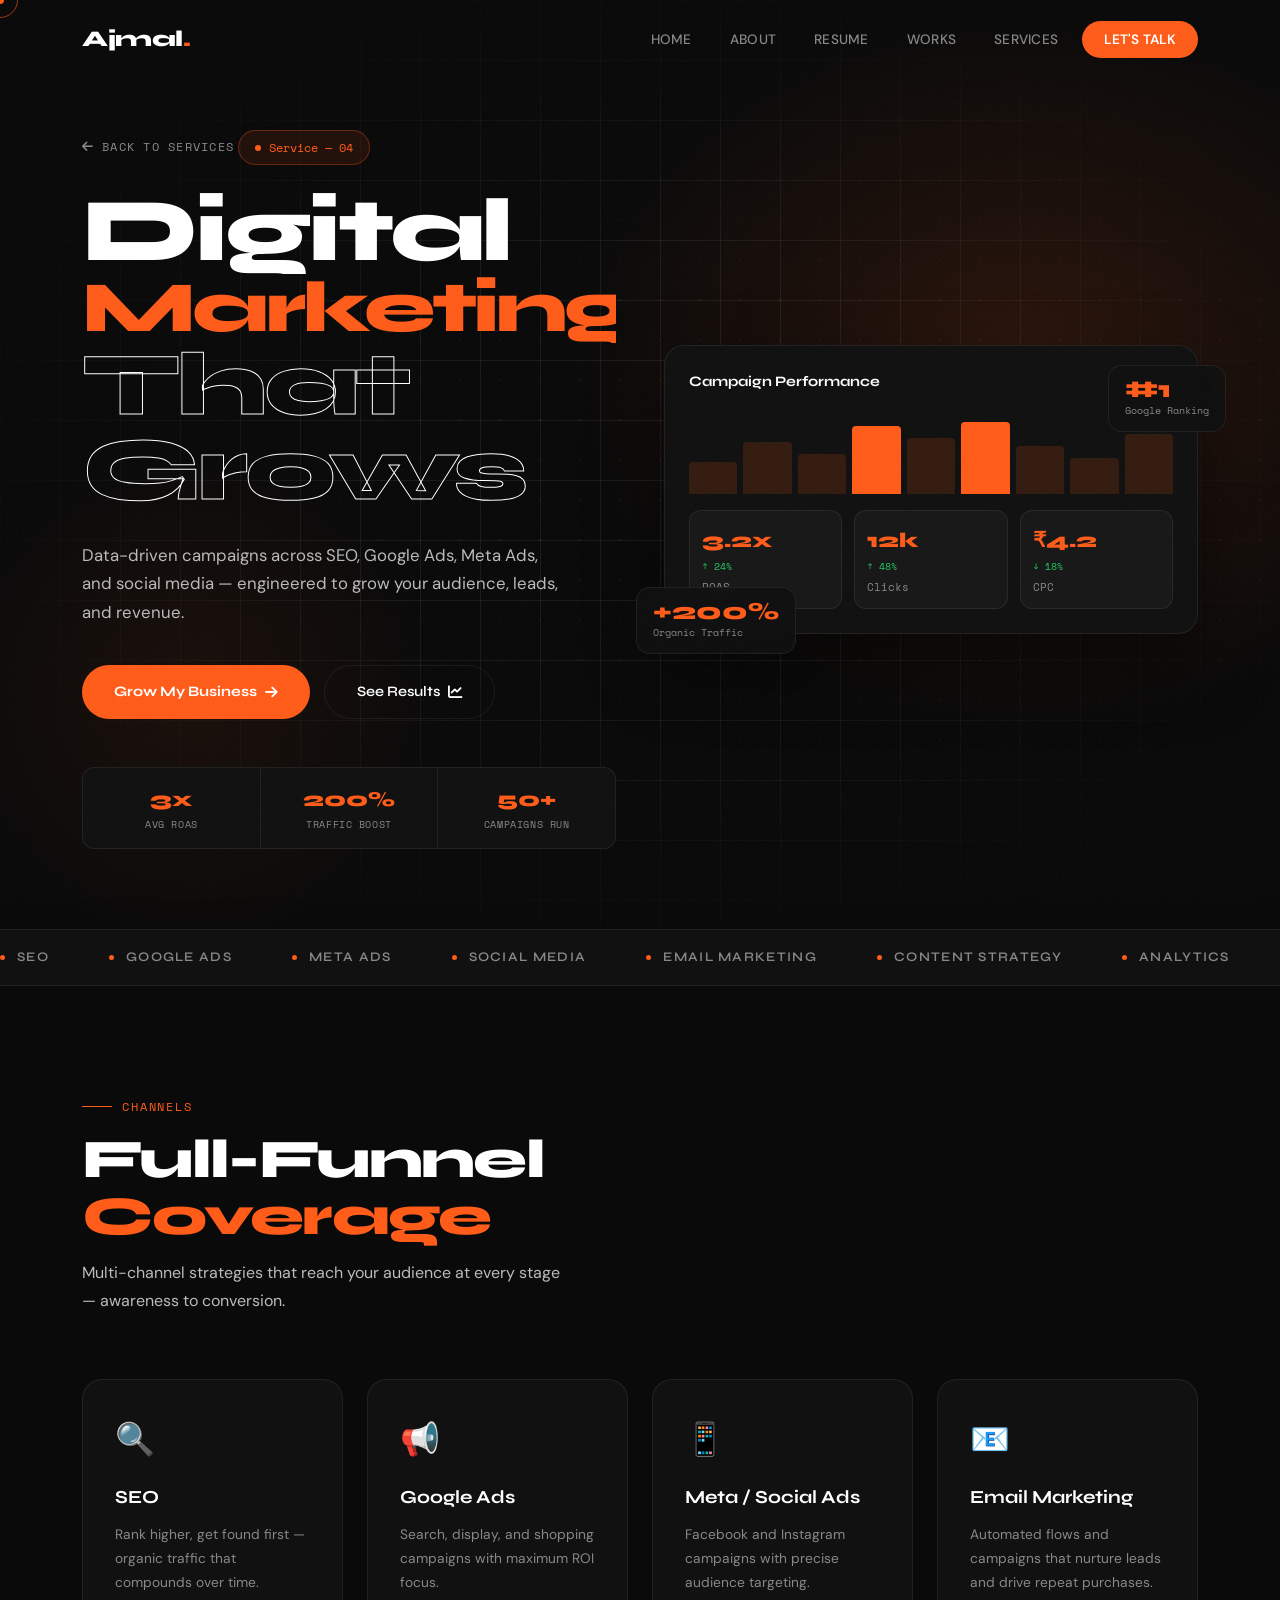
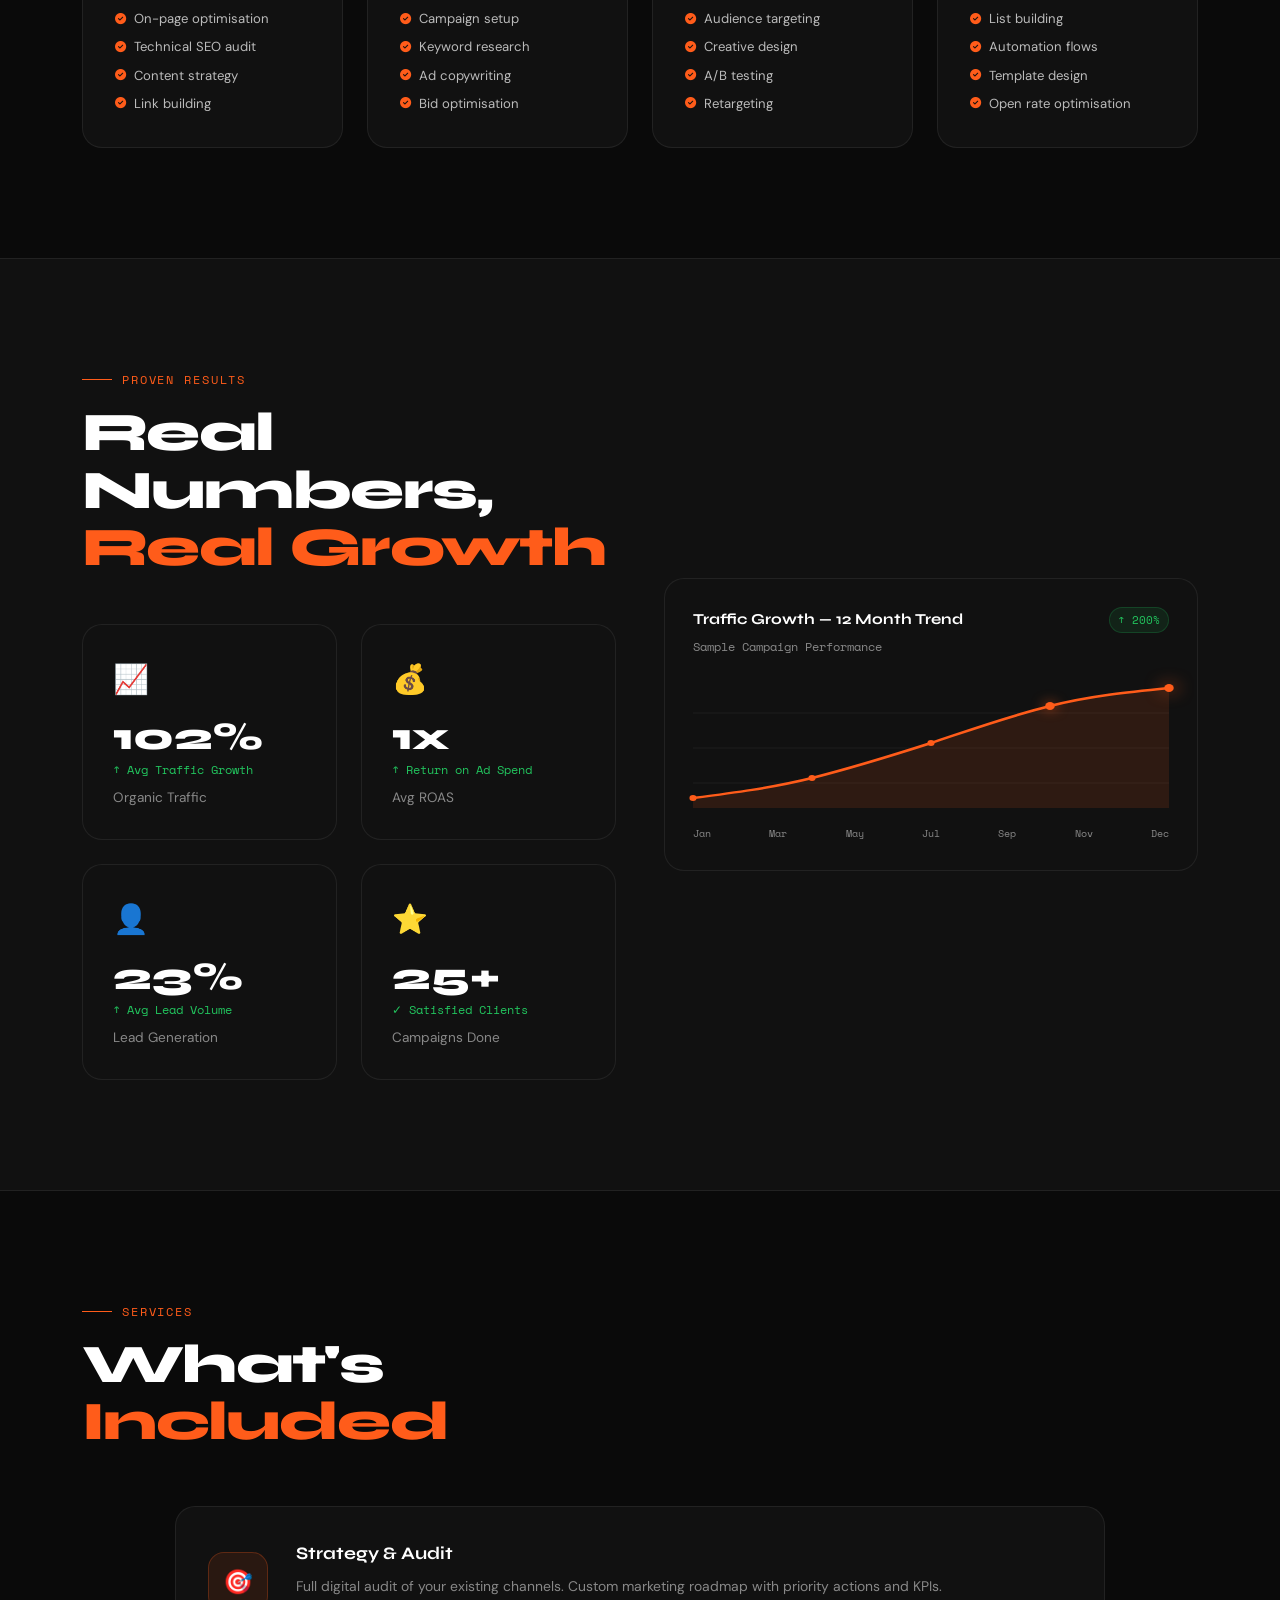
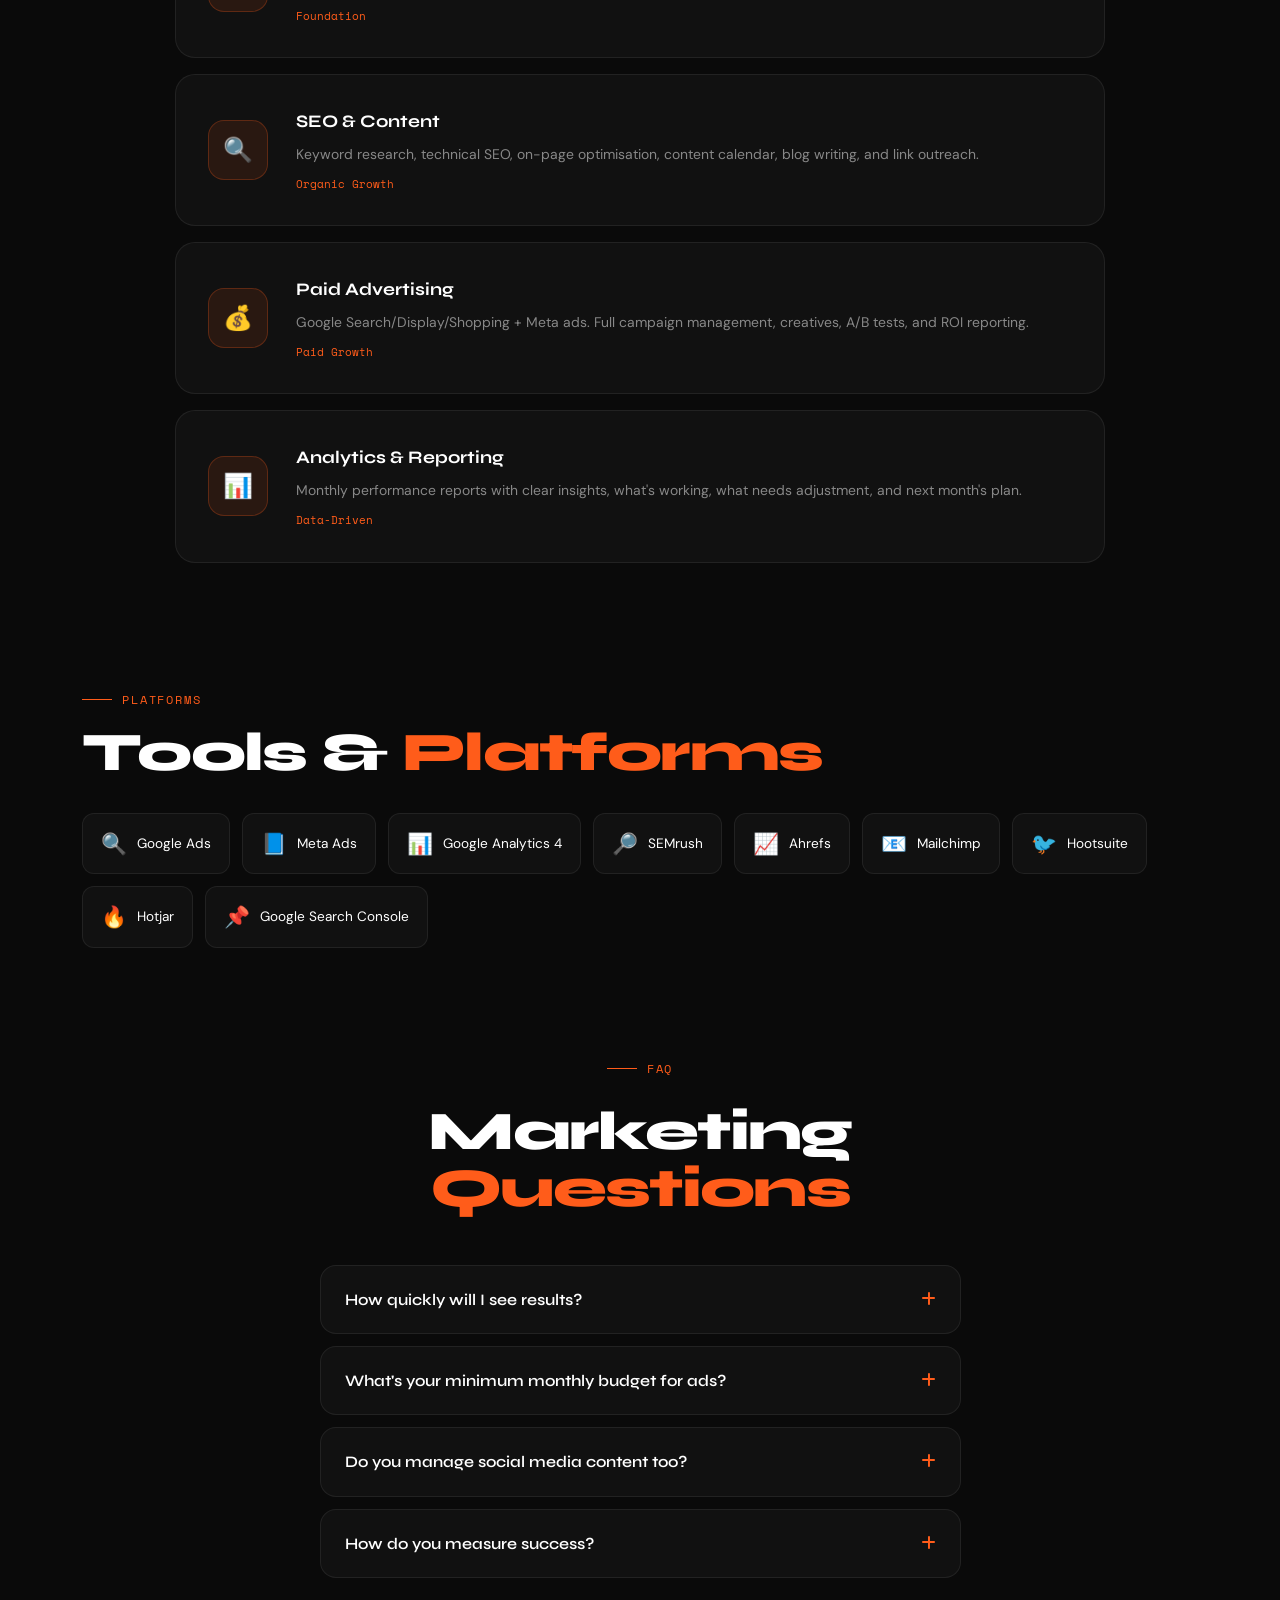
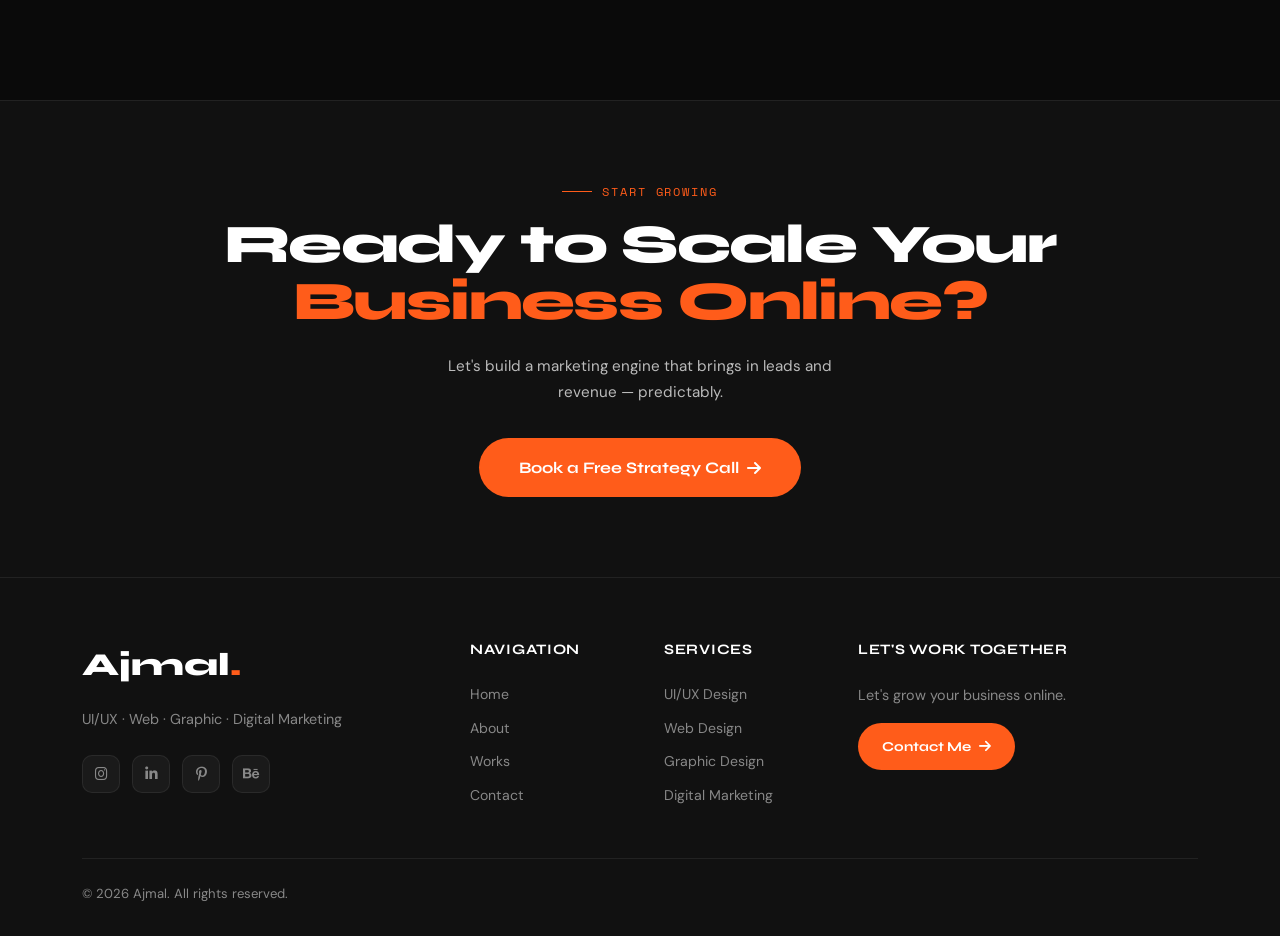
<file: digitalservice.html>
<!DOCTYPE html>
<html lang="en">
<head>
  <meta charset="UTF-8"/>
  <meta name="viewport" content="width=device-width, initial-scale=1.0"/>
  <title>Digital Marketing — Ajmal</title>
  <link rel="stylesheet" href="https://cdn.jsdelivr.net/npm/bootstrap@5.3.0/dist/css/bootstrap.min.css"/>
  <link rel="stylesheet" href="https://cdnjs.cloudflare.com/ajax/libs/font-awesome/6.4.0/css/all.min.css"/>
  <link rel="stylesheet" href="style.css"/>
  <link rel="stylesheet" href="gallery.css"/>
  <link href="images/logo.webp" rel="icon" />
  <style>
    /* Digital Marketing — data grid background */
    .dm-grid-bg {
      position:absolute; inset:0;
      background-image: radial-gradient(circle, rgba(255,92,26,0.08) 1px, transparent 1px);
      background-size: 40px 40px;
      mask-image: radial-gradient(ellipse at 70% 50%, black 20%, transparent 70%);
    }
    /* Ticker numbers */
    .ticker-row {
      display:flex; gap:0; overflow:hidden;
      border:1px solid var(--border); border-radius:12px;
      background:var(--bg-card);
    }
    .ticker-item {
      flex:1; padding:14px; text-align:center; border-right:1px solid var(--border);
      transition:var(--transition);
    }
    .ticker-item:last-child { border-right:0; }
    .ticker-item:hover { background:rgba(255,92,26,0.08); }
    .ticker-num { font-family:var(--font-display); font-size:1.3rem; font-weight:800; color:var(--accent); }
    .ticker-lbl { font-family:var(--font-mono); font-size:.62rem; color:var(--gray); text-transform:uppercase; letter-spacing:.06em; }
    /* Channel cards */
    .channel-card {
      background:var(--bg-card); border:1px solid var(--border); border-radius:20px;
      padding:32px; height:100%; transition:var(--transition); position:relative; overflow:hidden;
    }
    .channel-card::after {
      content:''; position:absolute; bottom:0; left:0; right:0; height:3px;
      background:linear-gradient(90deg, var(--accent), var(--accent2));
      transform:scaleX(0); transform-origin:left; transition:transform 0.5s ease;
    }
    .channel-card:hover { border-color:rgba(255,92,26,0.35); transform:translateY(-5px); box-shadow:var(--glow); }
    .channel-card:hover::after { transform:scaleX(1); }
    .ch-icon { font-size:2rem; margin-bottom:16px; display:block; }
    .ch-title { font-family:var(--font-display); font-size:1.15rem; font-weight:700; margin-bottom:8px; }
    .ch-desc { font-size:.86rem; color:var(--gray); line-height:1.75; margin-bottom:14px; }
    .ch-items { display:flex; flex-direction:column; gap:6px; }
    .ch-item { display:flex; align-items:center; gap:8px; font-size:.82rem; color:var(--gray-light); }
    .ch-item i { color:var(--accent); font-size:.7rem; }
    /* ROI calculator mini-card */
    .roi-card {
      background: linear-gradient(135deg, rgba(255,92,26,0.15) 0%, rgba(255,140,66,0.08) 100%);
      border:1px solid rgba(255,92,26,0.3); border-radius:20px;
      padding:36px; text-align:center;
    }
    .roi-big { font-family:var(--font-display); font-size:4rem; font-weight:800; color:var(--accent); line-height:1; }
    .roi-label { font-family:var(--font-mono); font-size:.78rem; color:var(--gray-light); text-transform:uppercase; letter-spacing:.1em; margin-top:6px; }
    /* Platform badges */
    .platform-grid { display:flex; gap:12px; flex-wrap:wrap; }
    .platform-badge {
      display:inline-flex; align-items:center; gap:10px;
      background:var(--bg-card); border:1px solid var(--border); border-radius:12px;
      padding:12px 18px; font-size:.85rem; font-family:var(--font-body); transition:var(--transition);
    }
    .platform-badge:hover { border-color:var(--accent); transform:translateY(-2px); }
    .platform-badge-icon { font-size:1.3rem; }
    /* Line chart SVG */
    .chart-wrap { background:var(--bg-card); border:1px solid var(--border); border-radius:20px; padding:28px; overflow:hidden; position:relative; }
    .chart-header { display:flex; justify-content:space-between; align-items:flex-start; margin-bottom:20px; }
    .chart-title { font-family:var(--font-display); font-size:.95rem; font-weight:700; }
    .chart-up { font-family:var(--font-mono); font-size:.68rem; color:#22c55e; background:rgba(34,197,94,0.1); border:1px solid rgba(34,197,94,0.2); padding:3px 8px; border-radius:50px; }
    .chart-svg { width:100%; overflow:visible; }
    /* Marquee */
    .sp-marquee { border-top:1px solid var(--border); border-bottom:1px solid var(--border); padding:16px 0; overflow:hidden; background:var(--bg-card); }
    .sp-marquee-track { display:flex; gap:60px; animation:marqueeScroll 24s linear infinite; white-space:nowrap; }
    .sp-marquee-track:hover { animation-play-state:paused; }
    @keyframes marqueeScroll { from{transform:translateX(0);} to{transform:translateX(-50%);} }
    .sp-marquee-item { display:inline-flex; align-items:center; gap:12px; font-family:var(--font-display); font-size:.82rem; font-weight:600; color:var(--gray); text-transform:uppercase; letter-spacing:.1em; flex-shrink:0; }
    .sp-marquee-dot { width:5px; height:5px; background:var(--accent); border-radius:50%; }
  </style>
</head>
<body>

<div class="cursor-dot"></div>
<div class="cursor-ring"></div>
<div class="page-transition"></div>

<!-- NAVBAR -->
<nav class="navbar-custom navbar navbar-expand-lg">
  <div class="container">
    <a class="nav-brand" href="index.html">Ajmal<span>.</span></a>
    <button class="navbar-toggler" type="button" data-bs-toggle="collapse" data-bs-target="#navMain">
      <span class="navbar-toggler-icon"></span>
    </button>
    <div class="collapse navbar-collapse justify-content-end" id="navMain">
      <ul class="nav-links navbar-nav">
        <li class="nav-item"><a href="index.html">Home</a></li>
        <li class="nav-item"><a href="about.html">About</a></li>
        <li class="nav-item"><a href="resume.html">Resume</a></li>
        <li class="nav-item"><a href="works.html">Works</a></li>
        <li class="nav-item"><a href="service.html">Services</a></li>
        <li class="nav-item"><a href="contact.html" class="nav-cta">Let's Talk</a></li>
      </ul>
    </div>
  </div>
</nav>

<!-- HERO -->
<section class="sp-hero">
  <div class="hero-bg-mesh"></div>
  <div class="hero-grid-lines"></div>
  <div class="dm-grid-bg"></div>
  <div class="container">
    <div class="row align-items-center g-5">
      <div class="col-lg-6">
        <a href="service.html" class="back-link"><i class="fas fa-arrow-left"></i> Back to Services</a>
        <div class="sp-badge"><span class="sp-badge-dot"></span> Service — 04</div>
        <h1 class="sp-hero-title">
          <span class="line">Digital</span>
          <span class="line accent" style="font-size: clamp(72px, 4.5vw, 90px);">Marketing</span>
          <span class="line stroke">That Grows</span>
        </h1>
        <p class="sp-hero-desc">Data-driven campaigns across SEO, Google Ads, Meta Ads, and social media — engineered to grow your audience, leads, and revenue.</p>
        <div class="sp-hero-actions">
          <a href="contact.html" class="btn-primary-custom btn-magnetic">Grow My Business <i class="fas fa-arrow-right"></i></a>
          <a href="works.html" class="btn-outline-custom">See Results <i class="fas fa-chart-line"></i></a>
        </div>
        <!-- Quick stats ticker -->
        <div class="ticker-row mt-5" style="animation: fadeUp 1s 0.7s ease forwards; opacity:0;">
          <div class="ticker-item">
            <div class="ticker-num">3x</div>
            <div class="ticker-lbl">Avg ROAS</div>
          </div>
          <div class="ticker-item">
            <div class="ticker-num">200%</div>
            <div class="ticker-lbl">Traffic Boost</div>
          </div>
          <div class="ticker-item">
            <div class="ticker-num">50+</div>
            <div class="ticker-lbl">Campaigns Run</div>
          </div>
        </div>
      </div>
      <div class="col-lg-6">
        <div class="dm-hero-dashboard parallax-target">
          <div class="dm-dash-card">
            <div class="dm-dash-header">
              <div class="dm-dash-title">Campaign Performance</div>
              <div class="dm-live-dot">Live</div>
            </div>
            <!-- Bar chart -->
            <div class="dm-bar-chart">
              <div class="dm-bar b1"></div>
              <div class="dm-bar b2"></div>
              <div class="dm-bar b3"></div>
              <div class="dm-bar b4 active"></div>
              <div class="dm-bar b5"></div>
              <div class="dm-bar b6 active"></div>
              <div class="dm-bar b7"></div>
              <div class="dm-bar b8"></div>
              <div class="dm-bar b9"></div>
            </div>
            <div class="dm-metric-row">
              <div class="dm-metric">
                <div class="dm-metric-num">3.2x</div>
                <div class="dm-metric-up">↑ 24%</div>
                <div class="dm-metric-label">ROAS</div>
              </div>
              <div class="dm-metric">
                <div class="dm-metric-num">12k</div>
                <div class="dm-metric-up">↑ 48%</div>
                <div class="dm-metric-label">Clicks</div>
              </div>
              <div class="dm-metric">
                <div class="dm-metric-num">₹4.2</div>
                <div class="dm-metric-up">↓ 18%</div>
                <div class="dm-metric-label">CPC</div>
              </div>
            </div>
          </div>
          <!-- Float cards -->
          <div class="dm-float df1">
            <div class="df-num">+200%</div>
            <div class="df-label">Organic Traffic</div>
          </div>
          <div class="dm-float df2">
            <div class="df-num">#1</div>
            <div class="df-label">Google Ranking</div>
          </div>
        </div>
      </div>
    </div>
  </div>
</section>

<!-- MARQUEE -->
<div class="sp-marquee">
  <div class="sp-marquee-track">
    <span class="sp-marquee-item"><span class="sp-marquee-dot"></span> SEO</span>
    <span class="sp-marquee-item"><span class="sp-marquee-dot"></span> Google Ads</span>
    <span class="sp-marquee-item"><span class="sp-marquee-dot"></span> Meta Ads</span>
    <span class="sp-marquee-item"><span class="sp-marquee-dot"></span> Social Media</span>
    <span class="sp-marquee-item"><span class="sp-marquee-dot"></span> Email Marketing</span>
    <span class="sp-marquee-item"><span class="sp-marquee-dot"></span> Content Strategy</span>
    <span class="sp-marquee-item"><span class="sp-marquee-dot"></span> Analytics</span>
    <span class="sp-marquee-item"><span class="sp-marquee-dot"></span> Lead Generation</span>
    <span class="sp-marquee-item"><span class="sp-marquee-dot"></span> SEO</span>
    <span class="sp-marquee-item"><span class="sp-marquee-dot"></span> Google Ads</span>
    <span class="sp-marquee-item"><span class="sp-marquee-dot"></span> Meta Ads</span>
    <span class="sp-marquee-item"><span class="sp-marquee-dot"></span> Social Media</span>
    <span class="sp-marquee-item"><span class="sp-marquee-dot"></span> Email Marketing</span>
    <span class="sp-marquee-item"><span class="sp-marquee-dot"></span> Content Strategy</span>
    <span class="sp-marquee-item"><span class="sp-marquee-dot"></span> Analytics</span>
    <span class="sp-marquee-item"><span class="sp-marquee-dot"></span> Lead Generation</span>
  </div>
</div>

<!-- CHANNELS -->
<section class="section">
  <div class="container">
    <div class="row mb-5">
      <div class="col-lg-6 reveal">
        <div class="section-tag">Channels</div>
        <h2 class="section-title">Full-Funnel <span class="accent">Coverage</span></h2>
        <p class="section-subtitle">Multi-channel strategies that reach your audience at every stage — awareness to conversion.</p>
      </div>
    </div>
    <div class="row g-4">
      <div class="col-md-6 col-lg-3 reveal delay-1">
        <div class="channel-card">
          <span class="ch-icon">🔍</span>
          <div class="ch-title">SEO</div>
          <div class="ch-desc">Rank higher, get found first — organic traffic that compounds over time.</div>
          <div class="ch-items">
            <div class="ch-item"><i class="fas fa-check-circle"></i> On-page optimisation</div>
            <div class="ch-item"><i class="fas fa-check-circle"></i> Technical SEO audit</div>
            <div class="ch-item"><i class="fas fa-check-circle"></i> Content strategy</div>
            <div class="ch-item"><i class="fas fa-check-circle"></i> Link building</div>
          </div>
        </div>
      </div>
      <div class="col-md-6 col-lg-3 reveal delay-2">
        <div class="channel-card">
          <span class="ch-icon">📢</span>
          <div class="ch-title">Google Ads</div>
          <div class="ch-desc">Search, display, and shopping campaigns with maximum ROI focus.</div>
          <div class="ch-items">
            <div class="ch-item"><i class="fas fa-check-circle"></i> Campaign setup</div>
            <div class="ch-item"><i class="fas fa-check-circle"></i> Keyword research</div>
            <div class="ch-item"><i class="fas fa-check-circle"></i> Ad copywriting</div>
            <div class="ch-item"><i class="fas fa-check-circle"></i> Bid optimisation</div>
          </div>
        </div>
      </div>
      <div class="col-md-6 col-lg-3 reveal delay-3">
        <div class="channel-card">
          <span class="ch-icon">📱</span>
          <div class="ch-title">Meta / Social Ads</div>
          <div class="ch-desc">Facebook and Instagram campaigns with precise audience targeting.</div>
          <div class="ch-items">
            <div class="ch-item"><i class="fas fa-check-circle"></i> Audience targeting</div>
            <div class="ch-item"><i class="fas fa-check-circle"></i> Creative design</div>
            <div class="ch-item"><i class="fas fa-check-circle"></i> A/B testing</div>
            <div class="ch-item"><i class="fas fa-check-circle"></i> Retargeting</div>
          </div>
        </div>
      </div>
      <div class="col-md-6 col-lg-3 reveal delay-4">
        <div class="channel-card">
          <span class="ch-icon">📧</span>
          <div class="ch-title">Email Marketing</div>
          <div class="ch-desc">Automated flows and campaigns that nurture leads and drive repeat purchases.</div>
          <div class="ch-items">
            <div class="ch-item"><i class="fas fa-check-circle"></i> List building</div>
            <div class="ch-item"><i class="fas fa-check-circle"></i> Automation flows</div>
            <div class="ch-item"><i class="fas fa-check-circle"></i> Template design</div>
            <div class="ch-item"><i class="fas fa-check-circle"></i> Open rate optimisation</div>
          </div>
        </div>
      </div>
    </div>
  </div>
</section>

<!-- RESULTS + CHART -->
<section class="section" style="background:var(--bg-card); border-top:1px solid var(--border); border-bottom:1px solid var(--border);">
  <div class="container">
    <div class="row g-5 align-items-center">
      <div class="col-lg-6 reveal-left">
        <div class="section-tag">Proven Results</div>
        <h2 class="section-title mb-5">Real Numbers, <span class="accent">Real Growth</span></h2>
        <div class="row g-4">
          <div class="col-6">
            <div class="dm-stat-card">
              <div class="dm-sc-icon">📈</div>
              <div class="dm-sc-num"><span class="count-num" data-target="200" data-suffix="%">0%</span></div>
              <div class="dm-sc-change up">↑ Avg Traffic Growth</div>
              <div class="dm-sc-title">Organic Traffic</div>
            </div>
          </div>
          <div class="col-6">
            <div class="dm-stat-card">
              <div class="dm-sc-icon">💰</div>
              <div class="dm-sc-num"><span class="count-num" data-target="3" data-suffix="x">0x</span></div>
              <div class="dm-sc-change up">↑ Return on Ad Spend</div>
              <div class="dm-sc-title">Avg ROAS</div>
            </div>
          </div>
          <div class="col-6">
            <div class="dm-stat-card">
              <div class="dm-sc-icon">👤</div>
              <div class="dm-sc-num"><span class="count-num" data-target="45" data-suffix="%">0%</span></div>
              <div class="dm-sc-change up">↑ Avg Lead Volume</div>
              <div class="dm-sc-title">Lead Generation</div>
            </div>
          </div>
          <div class="col-6">
            <div class="dm-stat-card">
              <div class="dm-sc-icon">⭐</div>
              <div class="dm-sc-num"><span class="count-num" data-target="50" data-suffix="+">0+</span></div>
              <div class="dm-sc-change up">✓ Satisfied Clients</div>
              <div class="dm-sc-title">Campaigns Done</div>
            </div>
          </div>
        </div>
      </div>
      <div class="col-lg-6 reveal-right delay-2">
        <div class="chart-wrap">
          <div class="chart-header">
            <div>
              <div class="chart-title">Traffic Growth — 12 Month Trend</div>
              <div style="font-size:.78rem; color:var(--gray); margin-top:4px; font-family:var(--font-mono);">Sample Campaign Performance</div>
            </div>
            <div class="chart-up">↑ 200%</div>
          </div>
          <svg class="chart-svg" viewBox="0 0 400 140" preserveAspectRatio="none" height="140">
            <!-- Grid lines -->
            <line x1="0" y1="35" x2="400" y2="35" stroke="rgba(255,255,255,0.05)" stroke-width="1"/>
            <line x1="0" y1="70" x2="400" y2="70" stroke="rgba(255,255,255,0.05)" stroke-width="1"/>
            <line x1="0" y1="105" x2="400" y2="105" stroke="rgba(255,255,255,0.05)" stroke-width="1"/>
            <!-- Area fill -->
            <path d="M0,130 L0,120 C33,115 66,110 100,100 C133,90 166,78 200,65 C233,52 266,38 300,28 C333,18 366,14 400,10 L400,130 Z"
                  fill="rgba(255,92,26,0.12)"/>
            <!-- Line -->
            <path class="sparkline-path" d="M0,120 C33,115 66,110 100,100 C133,90 166,78 200,65 C233,52 266,38 300,28 C333,18 366,14 400,10"
                  fill="none" stroke="var(--accent)" stroke-width="2.5" stroke-linecap="round"/>
            <!-- Dots -->
            <circle cx="0" cy="120" r="3" fill="var(--accent)"/>
            <circle cx="100" cy="100" r="3" fill="var(--accent)"/>
            <circle cx="200" cy="65" r="3" fill="var(--accent)"/>
            <circle cx="300" cy="28" r="4" fill="var(--accent)" filter="drop-shadow(0 0 6px rgba(255,92,26,0.8))"/>
            <circle cx="400" cy="10" r="4" fill="var(--accent)" filter="drop-shadow(0 0 8px rgba(255,92,26,1))"/>
          </svg>
          <div style="display:flex; justify-content:space-between; margin-top:8px; font-family:var(--font-mono); font-size:.62rem; color:var(--gray);">
            <span>Jan</span><span>Mar</span><span>May</span><span>Jul</span><span>Sep</span><span>Nov</span><span>Dec</span>
          </div>
        </div>
      </div>
    </div>
  </div>
</section>

<!-- SERVICES BREAKDOWN -->
<section class="section">
  <div class="container">
    <div class="row mb-5">
      <div class="col-lg-6 reveal">
        <div class="section-tag">Services</div>
        <h2 class="section-title">What's <span class="accent">Included</span></h2>
      </div>
    </div>
    <div class="col-lg-10 mx-auto">
      <div class="dm-service-row reveal delay-1">
        <div class="dm-sr-icon">🎯</div>
        <div>
          <div class="dm-sr-title">Strategy &amp; Audit</div>
          <div class="dm-sr-desc">Full digital audit of your existing channels. Custom marketing roadmap with priority actions and KPIs.</div>
          <div class="dm-sr-tag">Foundation</div>
        </div>
      </div>
      <div class="dm-service-row reveal delay-2">
        <div class="dm-sr-icon">🔍</div>
        <div>
          <div class="dm-sr-title">SEO &amp; Content</div>
          <div class="dm-sr-desc">Keyword research, technical SEO, on-page optimisation, content calendar, blog writing, and link outreach.</div>
          <div class="dm-sr-tag">Organic Growth</div>
        </div>
      </div>
      <div class="dm-service-row reveal delay-3">
        <div class="dm-sr-icon">💰</div>
        <div>
          <div class="dm-sr-title">Paid Advertising</div>
          <div class="dm-sr-desc">Google Search/Display/Shopping + Meta ads. Full campaign management, creatives, A/B tests, and ROI reporting.</div>
          <div class="dm-sr-tag">Paid Growth</div>
        </div>
      </div>
      <div class="dm-service-row reveal delay-4">
        <div class="dm-sr-icon">📊</div>
        <div>
          <div class="dm-sr-title">Analytics &amp; Reporting</div>
          <div class="dm-sr-desc">Monthly performance reports with clear insights, what's working, what needs adjustment, and next month's plan.</div>
          <div class="dm-sr-tag">Data-Driven</div>
        </div>
      </div>
    </div>
  </div>
</section>

<!-- PLATFORMS -->
<section class="section" style="padding-top:0;">
  <div class="container">
    <div class="row mb-4"><div class="col reveal"><div class="section-tag">Platforms</div><h2 class="section-title">Tools &amp; <span class="accent">Platforms</span></h2></div></div>
    <div class="platform-grid reveal delay-1">
      <div class="platform-badge"><span class="platform-badge-icon">🔍</span> Google Ads</div>
      <div class="platform-badge"><span class="platform-badge-icon">📘</span> Meta Ads</div>
      <div class="platform-badge"><span class="platform-badge-icon">📊</span> Google Analytics 4</div>
      <div class="platform-badge"><span class="platform-badge-icon">🔎</span> SEMrush</div>
      <div class="platform-badge"><span class="platform-badge-icon">📈</span> Ahrefs</div>
      <div class="platform-badge"><span class="platform-badge-icon">📧</span> Mailchimp</div>
      <div class="platform-badge"><span class="platform-badge-icon">🐦</span> Hootsuite</div>
      <div class="platform-badge"><span class="platform-badge-icon">🔥</span> Hotjar</div>
      <div class="platform-badge"><span class="platform-badge-icon">📌</span> Google Search Console</div>
    </div>
  </div>
</section>

<!-- FAQ -->
<section class="section" style="padding-top:0;">
  <div class="container">
    <div class="row">
      <div class="col-lg-7 mx-auto">
        <div class="section-tag justify-content-center mb-4">FAQ</div>
        <h2 class="section-title text-center mb-5">Marketing <span class="accent">Questions</span></h2>
        <div class="faq-item reveal">
          <div class="faq-q">How quickly will I see results? <span class="faq-icon"><i class="fas fa-plus"></i></span></div>
          <div class="faq-a">Paid ads (Google/Meta) typically show results within 2–4 weeks. SEO is a longer-term investment — you'll see meaningful traction in 3–6 months, with compounding growth beyond that.</div>
        </div>
        <div class="faq-item reveal delay-1">
          <div class="faq-q">What's your minimum monthly budget for ads? <span class="faq-icon"><i class="fas fa-plus"></i></span></div>
          <div class="faq-a">I recommend a minimum ad spend of ₹15,000–₹30,000/month for Google Ads and ₹10,000–₹20,000/month for Meta Ads to generate meaningful data and results. Management fees are separate.</div>
        </div>
        <div class="faq-item reveal delay-2">
          <div class="faq-q">Do you manage social media content too? <span class="faq-icon"><i class="fas fa-plus"></i></span></div>
          <div class="faq-a">Yes. Social media management packages include content planning, copywriting, graphic design, scheduling, and community management across Instagram, Facebook, and LinkedIn.</div>
        </div>
        <div class="faq-item reveal delay-3">
          <div class="faq-q">How do you measure success? <span class="faq-icon"><i class="fas fa-plus"></i></span></div>
          <div class="faq-a">We agree on KPIs upfront — traffic, leads, ROAS, or revenue — and I provide monthly reports with clear metrics, insights, and recommended actions for continuous improvement.</div>
        </div>
      </div>
    </div>
  </div>
</section>

<!-- CTA -->
<section class="cta-strip">
  <div class="container reveal">
    <div class="section-tag justify-content-center">Start Growing</div>
    <h2 class="section-title mb-4">Ready to Scale Your <span class="accent">Business Online?</span></h2>
    <p style="color:var(--gray-light); max-width:420px; margin:0 auto 32px; font-size:.95rem;">Let's build a marketing engine that brings in leads and revenue — predictably.</p>
    <a href="contact.html" class="btn-primary-custom btn-magnetic" style="font-size:1rem; padding:16px 40px;">Book a Free Strategy Call <i class="fas fa-arrow-right"></i></a>
  </div>
</section>

<!-- FOOTER -->
<footer>
  <div class="container">
    <div class="row g-5">
      <div class="col-lg-4">
        <div class="footer-brand">Ajmal<span>.</span></div>
        <p class="footer-desc">UI/UX · Web · Graphic · Digital Marketing</p>
        <div class="social-links mt-4">
        <a href="https://www.instagram.com/ajueay/" class="social-link"><i class="fab fa-instagram"></i></a>
        <a href="https://www.linkedin.com/in/ajmal47/" class="social-link"><i class="fab fa-linkedin-in"></i></a>
        <a href="https://in.pinterest.com/Ajueayy/" class="social-link"><i class="fab fa-pinterest-p"></i></a>
        <a href="https://www.behance.net/ajmalaju165" class="social-link"><i class="fab fa-behance"></i></a>
      </div>
      </div>
      <div class="col-6 col-lg-2">
        <div class="footer-link-title">Navigation</div>
        <a href="index.html" class="footer-link">Home</a>
        <a href="about.html" class="footer-link">About</a>
        <a href="works.html" class="footer-link">Works</a>
        <a href="contact.html" class="footer-link">Contact</a>
      </div>
      <div class="col-6 col-lg-2">
        <div class="footer-link-title">Services</div>
        <a href="uiuxservice.html" class="footer-link">UI/UX Design</a>
        <a href="webservice.html" class="footer-link">Web Design</a>
        <a href="gallery.js" class="footer-link">Graphic Design</a>
        <a href="digitalservice.html" class="footer-link">Digital Marketing</a>
      </div>
      <div class="col-lg-4">
        <div class="footer-link-title">Let's Work Together</div>
        <p style="font-size:.9rem; color:var(--gray); margin-bottom:16px;">Let's grow your business online.</p>
        <a href="contact.html" class="btn-primary-custom" style="display:inline-flex; font-size:.85rem; padding:12px 24px;">Contact Me <i class="fas fa-arrow-right"></i></a>
      </div>
    </div>
    <div class="footer-divider"></div>
    <div class="footer-bottom">
      <div class="footer-copy">© 2026 Ajmal. All rights reserved.</div>
    </div>
  </div>
</footer>

<script src="https://cdn.jsdelivr.net/npm/bootstrap@5.3.0/dist/js/bootstrap.bundle.min.js"></script>
<script src="main.js"></script>
<script src="gallery.js"></script>
</body>
</html>
</file>
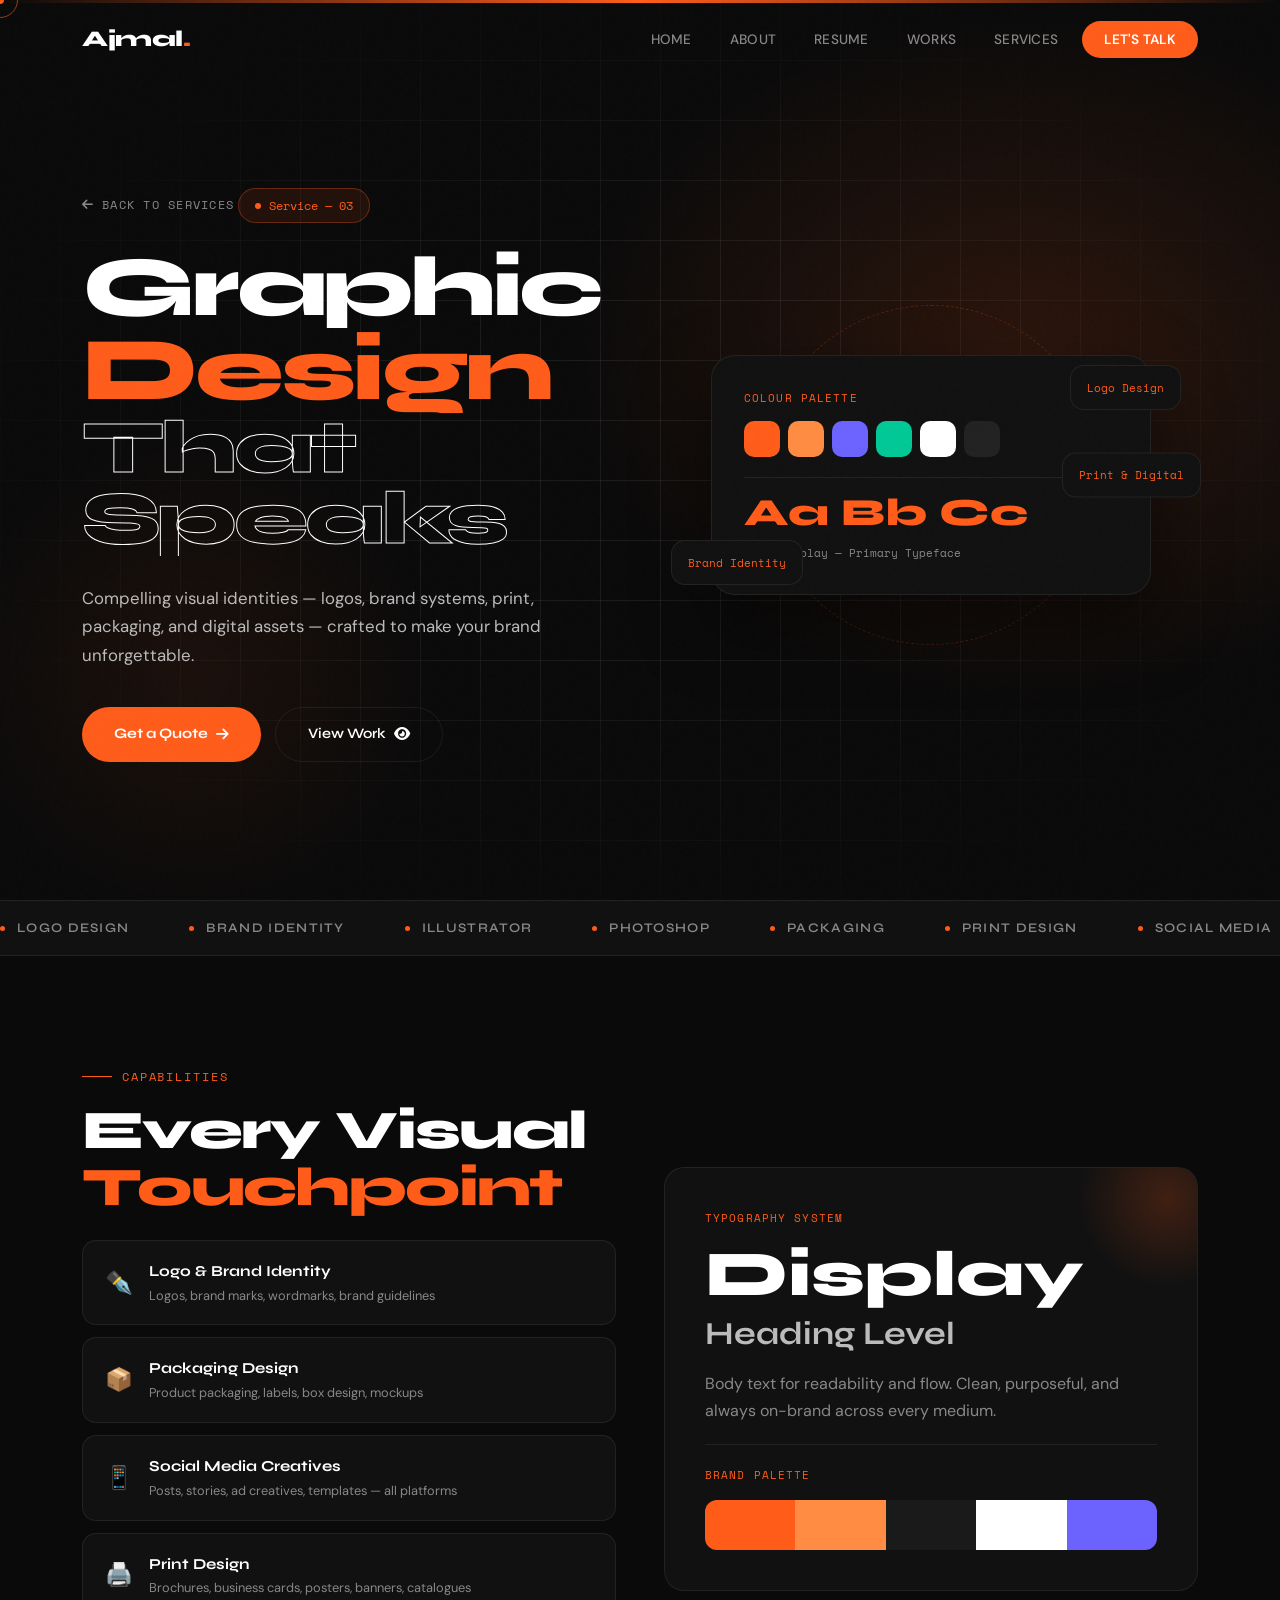
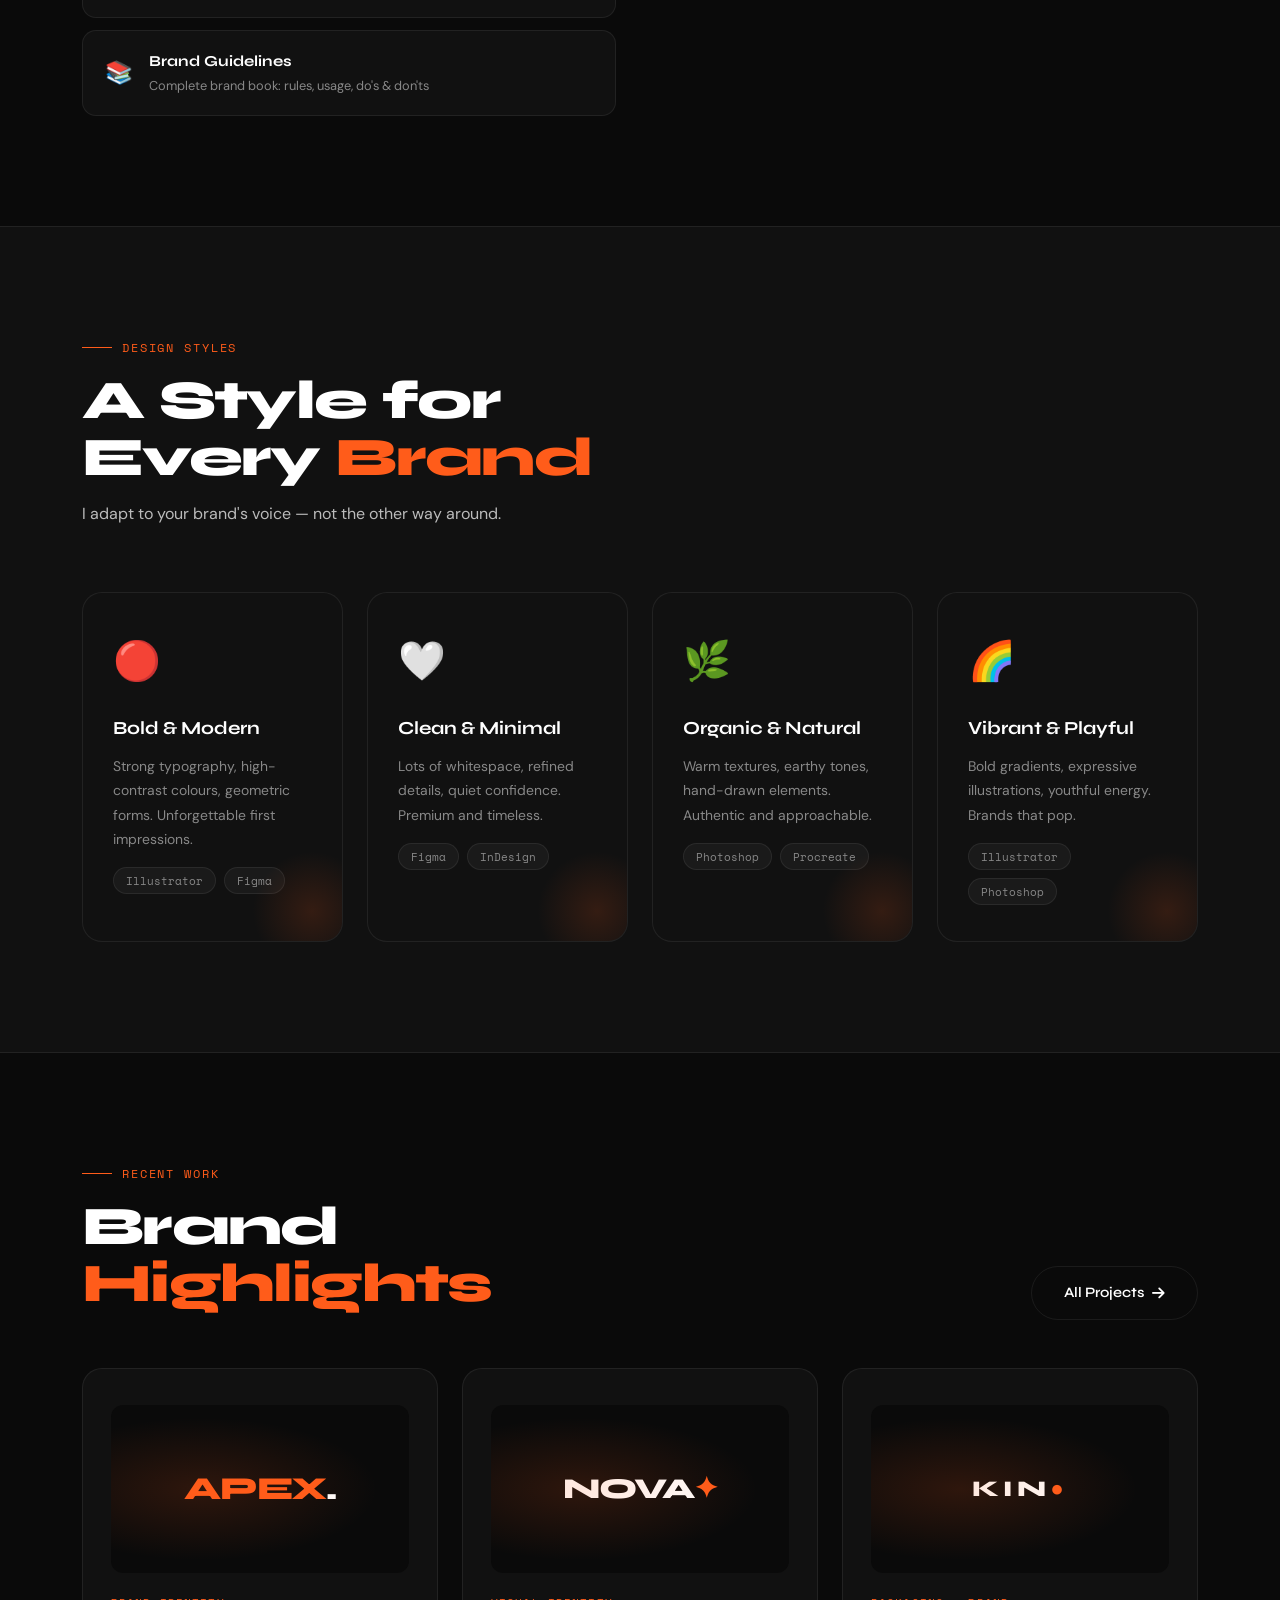
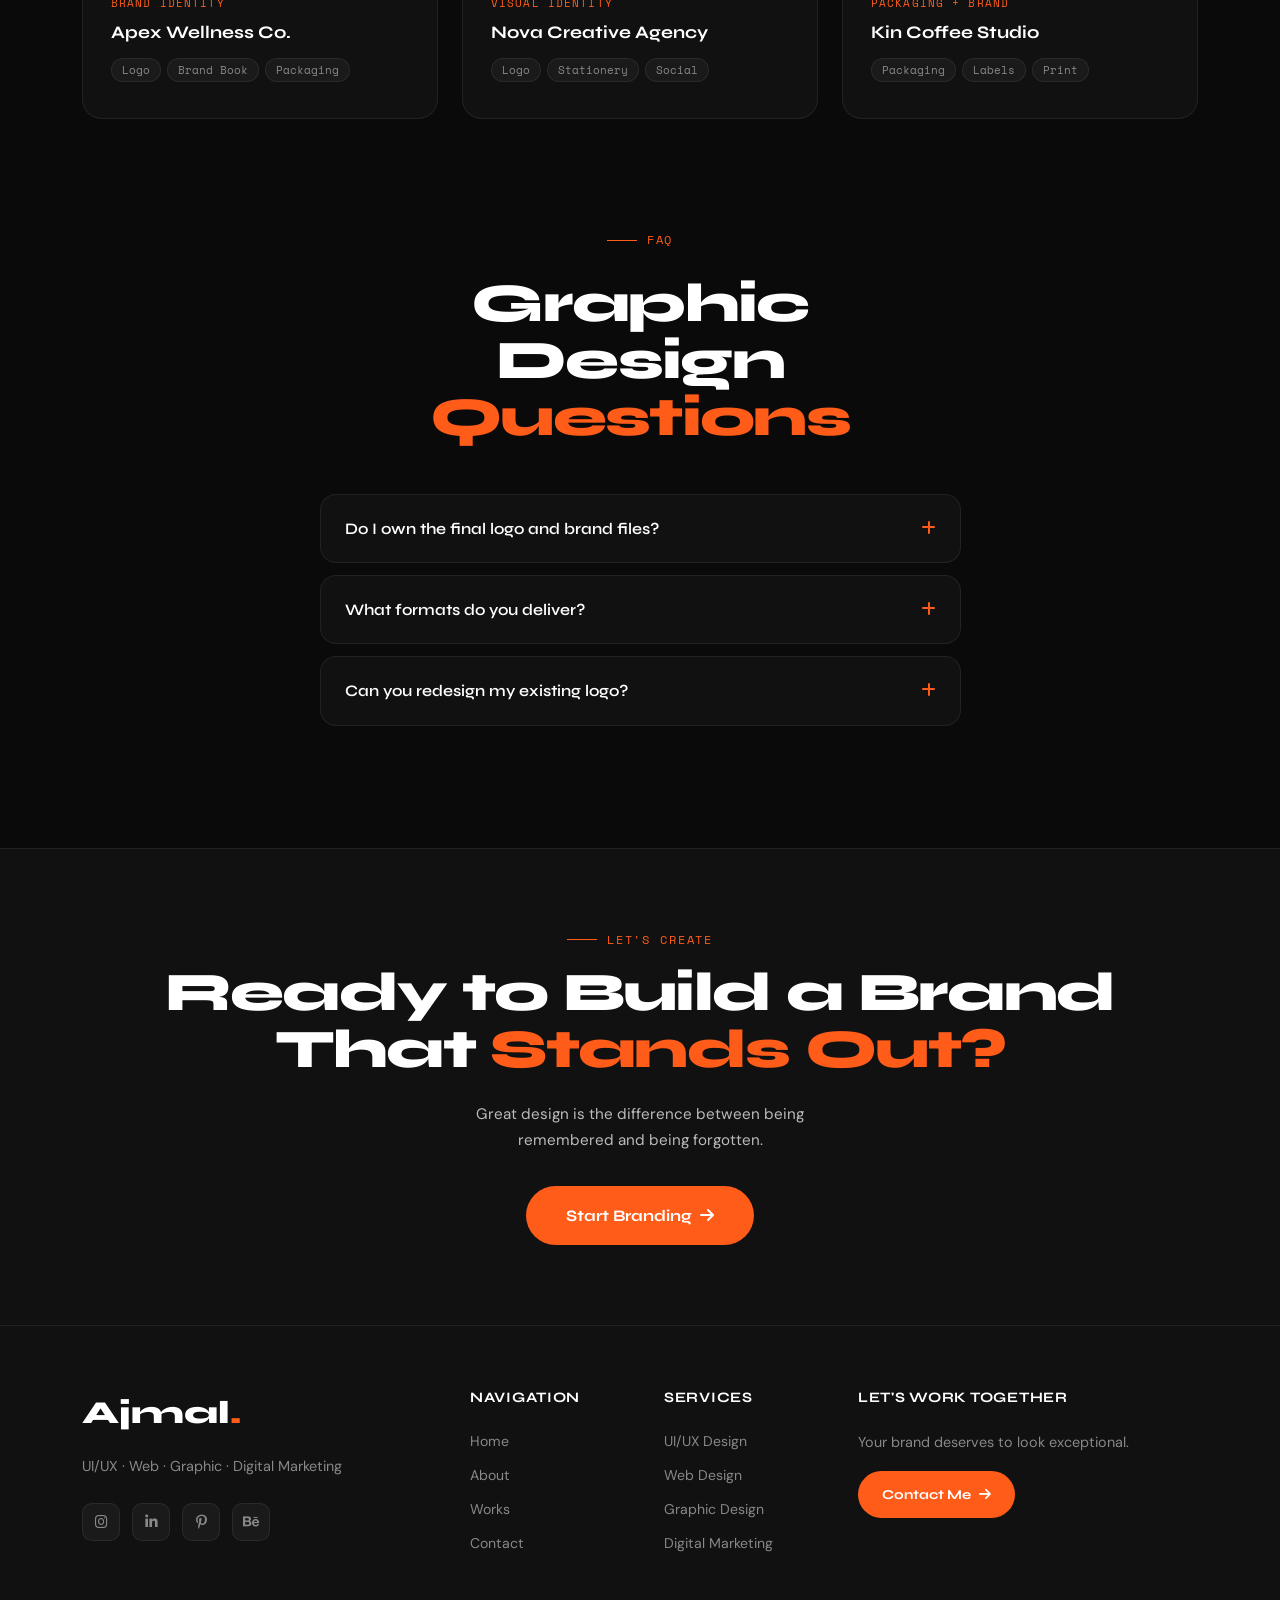
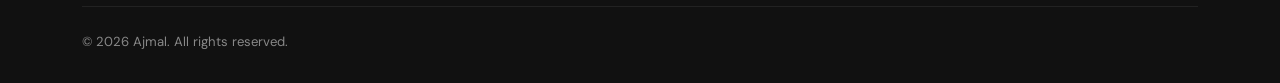
<file: graphicservice.html>
<!DOCTYPE html>
<html lang="en">
<head>
  <meta charset="UTF-8"/>
  <meta name="viewport" content="width=device-width, initial-scale=1.0"/>
  <title>Graphic Design — Ajmal</title>
  <link rel="stylesheet" href="https://cdn.jsdelivr.net/npm/bootstrap@5.3.0/dist/css/bootstrap.min.css"/>
  <link rel="stylesheet" href="https://cdnjs.cloudflare.com/ajax/libs/font-awesome/6.4.0/css/all.min.css"/>
  <link rel="stylesheet" href="style.css"/>
  <link rel="stylesheet" href="gallery.css"/>
  <link href="images/logo.webp" rel="icon" />
  <style>
    /* Graphic Design — paintbrush cursor trail */
    .sp-hero { background:var(--bg-dark); }
    .sp-hero::before {
      content:'';
      position:absolute; top:0; left:0; right:0; height:3px;
      background: linear-gradient(90deg, transparent, var(--accent), transparent);
    }
    /* Typography showcase */
    .typo-showcase {
      background:var(--bg-card); border:1px solid var(--border); border-radius:20px;
      padding:40px; overflow:hidden; position:relative;
    }
    .typo-showcase::before {
      content:''; position:absolute; top:-60px; right:-60px;
      width:180px; height:180px; border-radius:50%;
      background:radial-gradient(circle, rgba(255,92,26,0.2), transparent 70%);
    }
    .typo-size-xl { font-family:var(--font-display); font-size:4rem; font-weight:800; line-height:1; color:var(--white); }
    .typo-size-lg { font-family:var(--font-display); font-size:2rem; font-weight:700; color:var(--gray-light); }
    .typo-size-md { font-family:var(--font-body); font-size:1rem; color:var(--gray); margin-top:8px; }
    .typo-divider { height:1px; background:var(--border); margin:20px 0; }
    .color-grid { display:flex; gap:0; border-radius:12px; overflow:hidden; height:50px; margin-top:16px; }
    .color-swatch-big { flex:1; transition:flex 0.4s ease; cursor:pointer; }
    .color-swatch-big:hover { flex:2; }
    /* Brand cards (logo mockups) */
    .brand-card {
      background:var(--bg-card); border:1px solid var(--border); border-radius:20px;
      padding:36px 28px; transition:var(--transition); position:relative; overflow:hidden; height:100%;
    }
    .brand-card:hover { border-color:rgba(255,92,26,0.4); transform:translateY(-6px); box-shadow:var(--glow); }
    .bc-logo-area {
      width:100%; aspect-ratio:16/9; background:var(--bg-dark); border-radius:12px;
      display:flex; align-items:center; justify-content:center; margin-bottom:20px;
      font-family:var(--font-display); font-size:2rem; font-weight:800; color:var(--accent);
      letter-spacing:-0.04em; position:relative; overflow:hidden;
    }
    .bc-logo-area::before {
      content:''; position:absolute; inset:0;
      background:radial-gradient(ellipse at 30% 50%, rgba(255,92,26,0.15), transparent 60%);
    }
    .bc-type { font-family:var(--font-mono); font-size:0.7rem; color:var(--accent); text-transform:uppercase; letter-spacing:.1em; margin-bottom:6px; }
    .bc-name { font-family:var(--font-display); font-size:1.1rem; font-weight:700; }
    .bc-tags { display:flex; gap:6px; flex-wrap:wrap; margin-top:10px; }
    .bc-tag { background:rgba(255,255,255,0.04); border:1px solid var(--border); color:var(--gray); font-size:.68rem; padding:2px 10px; border-radius:50px; font-family:var(--font-mono); }
    /* Animated headline letter-by-letter */
    .letter-anim span {
      display:inline-block; opacity:0; transform:translateY(20px);
      animation:letterDrop 0.5s cubic-bezier(0.23,1,0.32,1) forwards;
    }
    @keyframes letterDrop { to { opacity:1; transform:translateY(0); } }
    /* Capability pills with icons */
    .cap-list { display:flex; flex-direction:column; gap:12px; }
    .cap-item {
      display:flex; align-items:center; gap:16px; padding:18px 22px;
      background:var(--bg-card); border:1px solid var(--border); border-radius:14px;
      transition:var(--transition);
    }
    .cap-item:hover { border-color:rgba(255,92,26,0.4); transform:translateX(6px); }
    .cap-icon { font-size:1.4rem; flex-shrink:0; }
    .cap-title { font-family:var(--font-display); font-weight:700; font-size:.95rem; }
    .cap-sub { font-size:.8rem; color:var(--gray); }
    .sp-marquee { border-top:1px solid var(--border); border-bottom:1px solid var(--border); padding:16px 0; overflow:hidden; background:var(--bg-card); }
    .sp-marquee-track { display:flex; gap:60px; animation:marqueeScroll 16s linear infinite; white-space:nowrap; }
    .sp-marquee-track:hover { animation-play-state:paused; }
    @keyframes marqueeScroll { from{transform:translateX(0);} to{transform:translateX(-50%);} }
    .sp-marquee-item { display:inline-flex; align-items:center; gap:12px; font-family:var(--font-display); font-size:.82rem; font-weight:600; color:var(--gray); text-transform:uppercase; letter-spacing:.1em; flex-shrink:0; }
    .sp-marquee-dot { width:5px; height:5px; background:var(--accent); border-radius:50%; }
  </style>
</head>
<body>

<div class="cursor-dot"></div>
<div class="cursor-ring"></div>
<div class="page-transition"></div>

<!-- NAVBAR -->
<nav class="navbar-custom navbar navbar-expand-lg">
  <div class="container">
    <a class="nav-brand" href="index.html">Ajmal<span>.</span></a>
    <button class="navbar-toggler" type="button" data-bs-toggle="collapse" data-bs-target="#navMain">
      <span class="navbar-toggler-icon"></span>
    </button>
    <div class="collapse navbar-collapse justify-content-end" id="navMain">
      <ul class="nav-links navbar-nav">
        <li class="nav-item"><a href="index.html">Home</a></li>
        <li class="nav-item"><a href="about.html">About</a></li>
        <li class="nav-item"><a href="resume.html">Resume</a></li>
        <li class="nav-item"><a href="works.html">Works</a></li>
        <li class="nav-item"><a href="service.html">Services</a></li>
        <li class="nav-item"><a href="contact.html" class="nav-cta">Let's Talk</a></li>
      </ul>
    </div>
  </div>
</nav>

<!-- HERO -->
<section class="sp-hero">
  <div class="hero-bg-mesh"></div>
  <div class="hero-grid-lines"></div>
  <div class="container">
    <div class="row align-items-center g-5">
      <div class="col-lg-6">
        <a href="service.html" class="back-link"><i class="fas fa-arrow-left"></i> Back to Services</a>
        <div class="sp-badge"><span class="sp-badge-dot"></span> Service — 03</div>
        <h1 class="sp-hero-title">
          <span class="line" style="font-size: clamp(85px, 4.5vw, 90px);">Graphic</span>
          <span class="line accent">Design</span>
          <span class="line stroke" style="font-size: clamp(75px, 4.5vw, 90px);">That Speaks</span>
        </h1>
        <p class="sp-hero-desc">Compelling visual identities — logos, brand systems, print, packaging, and digital assets — crafted to make your brand unforgettable.</p>
        <div class="sp-hero-actions">
          <a href="contact.html" class="btn-primary-custom btn-magnetic">Get a Quote <i class="fas fa-arrow-right"></i></a>
          <a href="works.html" class="btn-outline-custom">View Work <i class="fas fa-eye"></i></a>
        </div>
      </div>
      <div class="col-lg-6">
        <div class="gd-hero-canvas parallax-target">
          <div class="gd-ring"></div>
          <div class="gd-ring2"></div>
          <!-- Orbit nodes -->
          <div class="gd-orbit-node n1">Logo Design</div>
          <div class="gd-orbit-node n2">Brand Identity</div>
          <div class="gd-orbit-node n3">Print &amp; Digital</div>
          <!-- Center card -->
          <div class="gd-center-card">
            <div class="uf-label" style="margin-bottom:14px;">Colour Palette</div>
            <div class="gd-color-swatches">
              <div class="gd-swatch s1"></div>
              <div class="gd-swatch s2"></div>
              <div class="gd-swatch s3"></div>
              <div class="gd-swatch s4"></div>
              <div class="gd-swatch s5"></div>
              <div class="gd-swatch s6"></div>
            </div>
            <div class="typo-divider" style="margin:16px 0;"></div>
            <div class="gd-font-preview accent">Aa Bb Cc</div>
            <div class="gd-font-label">Syne Display — Primary Typeface</div>
          </div>
        </div>
      </div>
    </div>
  </div>
</section>

<!-- MARQUEE -->
<div class="sp-marquee">
  <div class="sp-marquee-track">
    <span class="sp-marquee-item"><span class="sp-marquee-dot"></span> Logo Design</span>
    <span class="sp-marquee-item"><span class="sp-marquee-dot"></span> Brand Identity</span>
    <span class="sp-marquee-item"><span class="sp-marquee-dot"></span> Illustrator</span>
    <span class="sp-marquee-item"><span class="sp-marquee-dot"></span> Photoshop</span>
    <span class="sp-marquee-item"><span class="sp-marquee-dot"></span> Packaging</span>
    <span class="sp-marquee-item"><span class="sp-marquee-dot"></span> Print Design</span>
    <span class="sp-marquee-item"><span class="sp-marquee-dot"></span> Social Media</span>
    <span class="sp-marquee-item"><span class="sp-marquee-dot"></span> Typography</span>
    <span class="sp-marquee-item"><span class="sp-marquee-dot"></span> Logo Design</span>
    <span class="sp-marquee-item"><span class="sp-marquee-dot"></span> Brand Identity</span>
    <span class="sp-marquee-item"><span class="sp-marquee-dot"></span> Illustrator</span>
    <span class="sp-marquee-item"><span class="sp-marquee-dot"></span> Photoshop</span>
    <span class="sp-marquee-item"><span class="sp-marquee-dot"></span> Packaging</span>
    <span class="sp-marquee-item"><span class="sp-marquee-dot"></span> Print Design</span>
    <span class="sp-marquee-item"><span class="sp-marquee-dot"></span> Social Media</span>
    <span class="sp-marquee-item"><span class="sp-marquee-dot"></span> Typography</span>
  </div>
</div>

<!-- CAPABILITIES -->
<section class="section">
  <div class="container">
    <div class="row g-5 align-items-center">
      <div class="col-lg-6 reveal-left">
        <div class="section-tag">Capabilities</div>
        <h2 class="section-title mb-4">Every Visual <span class="accent">Touchpoint</span></h2>
        <div class="cap-list">
          <div class="cap-item">
            <div class="cap-icon">✒️</div>
            <div><div class="cap-title">Logo &amp; Brand Identity</div><div class="cap-sub">Logos, brand marks, wordmarks, brand guidelines</div></div>
          </div>
          <div class="cap-item">
            <div class="cap-icon">📦</div>
            <div><div class="cap-title">Packaging Design</div><div class="cap-sub">Product packaging, labels, box design, mockups</div></div>
          </div>
          <div class="cap-item">
            <div class="cap-icon">📱</div>
            <div><div class="cap-title">Social Media Creatives</div><div class="cap-sub">Posts, stories, ad creatives, templates — all platforms</div></div>
          </div>
          <div class="cap-item">
            <div class="cap-icon">🖨️</div>
            <div><div class="cap-title">Print Design</div><div class="cap-sub">Brochures, business cards, posters, banners, catalogues</div></div>
          </div>
          <div class="cap-item">
            <div class="cap-icon">📚</div>
            <div><div class="cap-title">Brand Guidelines</div><div class="cap-sub">Complete brand book: rules, usage, do's &amp; don'ts</div></div>
          </div>
        </div>
      </div>
      <div class="col-lg-6 reveal-right delay-2">
        <div class="typo-showcase mb-4">
          <div class="uf-label mb-3">Typography System</div>
          <div class="typo-size-xl accent">Display</div>
          <div class="typo-size-lg">Heading Level</div>
          <div class="typo-size-md">Body text for readability and flow. Clean, purposeful, and always on-brand across every medium.</div>
          <div class="typo-divider"></div>
          <div class="uf-label mb-2">Brand Palette</div>
          <div class="color-grid">
            <div class="color-swatch-big" style="background:#ff5c1a;"></div>
            <div class="color-swatch-big" style="background:#ff8c42;"></div>
            <div class="color-swatch-big" style="background:#1a1a1a;"></div>
            <div class="color-swatch-big" style="background:#ffffff;"></div>
            <div class="color-swatch-big" style="background:#6c63ff;"></div>
          </div>
        </div>
      </div>
    </div>
  </div>
</section>

<!-- STYLE SHOWCASE -->
<section class="section" style="background:var(--bg-card); border-top:1px solid var(--border); border-bottom:1px solid var(--border);">
  <div class="container">
    <div class="row mb-5">
      <div class="col-lg-6 reveal">
        <div class="section-tag">Design Styles</div>
        <h2 class="section-title">A Style for Every <span class="accent">Brand</span></h2>
        <p class="section-subtitle">I adapt to your brand's voice — not the other way around.</p>
      </div>
    </div>
    <div class="row g-4">
      <div class="col-md-6 col-lg-3 reveal delay-1">
        <div class="gd-style-card">
          <span class="gds-emoji">🔴</span>
          <div class="gds-title">Bold &amp; Modern</div>
          <div class="gds-desc">Strong typography, high-contrast colours, geometric forms. Unforgettable first impressions.</div>
          <div class="gds-tools"><span class="gds-tool">Illustrator</span><span class="gds-tool">Figma</span></div>
        </div>
      </div>
      <div class="col-md-6 col-lg-3 reveal delay-2">
        <div class="gd-style-card">
          <span class="gds-emoji">🤍</span>
          <div class="gds-title">Clean &amp; Minimal</div>
          <div class="gds-desc">Lots of whitespace, refined details, quiet confidence. Premium and timeless.</div>
          <div class="gds-tools"><span class="gds-tool">Figma</span><span class="gds-tool">InDesign</span></div>
        </div>
      </div>
      <div class="col-md-6 col-lg-3 reveal delay-3">
        <div class="gd-style-card">
          <span class="gds-emoji">🌿</span>
          <div class="gds-title">Organic &amp; Natural</div>
          <div class="gds-desc">Warm textures, earthy tones, hand-drawn elements. Authentic and approachable.</div>
          <div class="gds-tools"><span class="gds-tool">Photoshop</span><span class="gds-tool">Procreate</span></div>
        </div>
      </div>
      <div class="col-md-6 col-lg-3 reveal delay-4">
        <div class="gd-style-card">
          <span class="gds-emoji">🌈</span>
          <div class="gds-title">Vibrant &amp; Playful</div>
          <div class="gds-desc">Bold gradients, expressive illustrations, youthful energy. Brands that pop.</div>
          <div class="gds-tools"><span class="gds-tool">Illustrator</span><span class="gds-tool">Photoshop</span></div>
        </div>
      </div>
    </div>
  </div>
</section>

<!-- WORK SAMPLES (brand mockups) -->
<section class="section">
  <div class="container">
    <div class="row mb-5 align-items-end">
      <div class="col-lg-6 reveal">
        <div class="section-tag">Recent Work</div>
        <h2 class="section-title">Brand <span class="accent">Highlights</span></h2>
      </div>
      <div class="col-lg-6 text-lg-end reveal delay-2">
        <a href="works.html" class="btn-outline-custom">All Projects <i class="fas fa-arrow-right"></i></a>
      </div>
    </div>
    <div class="row g-4">
      <div class="col-md-6 col-lg-4 reveal delay-1">
        <div class="brand-card">
          <div class="bc-logo-area">APEX<span style="color:var(--white);">.</span></div>
          <div class="bc-type">Brand Identity</div>
          <div class="bc-name">Apex Wellness Co.</div>
          <div class="bc-tags"><span class="bc-tag">Logo</span><span class="bc-tag">Brand Book</span><span class="bc-tag">Packaging</span></div>
        </div>
      </div>
      <div class="col-md-6 col-lg-4 reveal delay-2">
        <div class="brand-card">
          <div class="bc-logo-area" style="font-size:1.8rem; color:var(--white);">NOVA <span style="color:var(--accent);">✦</span></div>
          <div class="bc-type">Visual Identity</div>
          <div class="bc-name">Nova Creative Agency</div>
          <div class="bc-tags"><span class="bc-tag">Logo</span><span class="bc-tag">Stationery</span><span class="bc-tag">Social</span></div>
        </div>
      </div>
      <div class="col-md-6 col-lg-4 reveal delay-3">
        <div class="brand-card">
          <div class="bc-logo-area" style="color:var(--white); letter-spacing:.2em; font-size:1.4rem;">KIN<span style="color:var(--accent);">●</span></div>
          <div class="bc-type">Packaging + Brand</div>
          <div class="bc-name">Kin Coffee Studio</div>
          <div class="bc-tags"><span class="bc-tag">Packaging</span><span class="bc-tag">Labels</span><span class="bc-tag">Print</span></div>
        </div>
      </div>
    </div>
  </div>
</section>

<!-- FAQ -->
<section class="section" style="padding-top:0;">
  <div class="container">
    <div class="row">
      <div class="col-lg-7 mx-auto">
        <div class="section-tag justify-content-center mb-4">FAQ</div>
        <h2 class="section-title text-center mb-5">Graphic Design <span class="accent">Questions</span></h2>
        <div class="faq-item reveal">
          <div class="faq-q">Do I own the final logo and brand files? <span class="faq-icon"><i class="fas fa-plus"></i></span></div>
          <div class="faq-a">Yes, absolutely. Upon final payment, you receive full ownership of all files including the editable source files (AI, EPS, SVG, PDF) plus PNG/JPG exports in all sizes.</div>
        </div>
        <div class="faq-item reveal delay-1">
          <div class="faq-q">What formats do you deliver? <span class="faq-icon"><i class="fas fa-plus"></i></span></div>
          <div class="faq-a">I deliver vector files (AI, EPS, SVG), print-ready PDFs, and raster files (PNG transparent background, JPG) in multiple resolutions — suitable for web, print, and social media.</div>
        </div>
        <div class="faq-item reveal delay-2">
          <div class="faq-q">Can you redesign my existing logo? <span class="faq-icon"><i class="fas fa-plus"></i></span></div>
          <div class="faq-a">Yes. Whether it's a full rebrand or a subtle refresh, I can modernise your visual identity while preserving the brand equity you've built.</div>
        </div>
      </div>
    </div>
  </div>
</section>

<!-- CTA -->
<section class="cta-strip">
  <div class="container reveal">
    <div class="section-tag justify-content-center">Let's Create</div>
    <h2 class="section-title mb-4">Ready to Build a Brand That <span class="accent">Stands Out?</span></h2>
    <p style="color:var(--gray-light); max-width:420px; margin:0 auto 32px; font-size:.95rem;">Great design is the difference between being remembered and being forgotten.</p>
    <a href="contact.html" class="btn-primary-custom btn-magnetic" style="font-size:1rem; padding:16px 40px;">Start Branding <i class="fas fa-arrow-right"></i></a>
  </div>
</section>

<!-- FOOTER -->
<footer>
  <div class="container">
    <div class="row g-5">
      <div class="col-lg-4">
        <div class="footer-brand">Ajmal<span>.</span></div>
        <p class="footer-desc">UI/UX · Web · Graphic · Digital Marketing</p>
        <div class="social-links mt-4">
        <a href="https://www.instagram.com/ajueay/" class="social-link"><i class="fab fa-instagram"></i></a>
        <a href="https://www.linkedin.com/in/ajmal47/" class="social-link"><i class="fab fa-linkedin-in"></i></a>
        <a href="https://in.pinterest.com/Ajueayy/" class="social-link"><i class="fab fa-pinterest-p"></i></a>
        <a href="https://www.behance.net/ajmalaju165" class="social-link"><i class="fab fa-behance"></i></a>
      </div>
      </div>
      <div class="col-6 col-lg-2">
        <div class="footer-link-title">Navigation</div>
        <a href="index.html" class="footer-link">Home</a>
        <a href="about.html" class="footer-link">About</a>
        <a href="works.html" class="footer-link">Works</a>
        <a href="contact.html" class="footer-link">Contact</a>
      </div>
      <div class="col-6 col-lg-2">
        <div class="footer-link-title">Services</div>
        <a href="uiuxservice.html" class="footer-link">UI/UX Design</a>
        <a href="webservice.html" class="footer-link">Web Design</a>
        <a href="gallery.js" class="footer-link">Graphic Design</a>
        <a href="digitalservice.html" class="footer-link">Digital Marketing</a>
      </div>
      <div class="col-lg-4">
        <div class="footer-link-title">Let's Work Together</div>
        <p style="font-size:.9rem; color:var(--gray); margin-bottom:16px;">Your brand deserves to look exceptional.</p>
        <a href="contact.html" class="btn-primary-custom" style="display:inline-flex; font-size:.85rem; padding:12px 24px;">Contact Me <i class="fas fa-arrow-right"></i></a>
      </div>
    </div>
    <div class="footer-divider"></div>
    <div class="footer-bottom">
      <div class="footer-copy">© 2026 Ajmal. All rights reserved.</div>
    </div>
  </div>
</footer>

<script src="https://cdn.jsdelivr.net/npm/bootstrap@5.3.0/dist/js/bootstrap.bundle.min.js"></script>
<script src="main.js"></script>
<script src="gallery.js"></script>
</body>
</html>
</file>
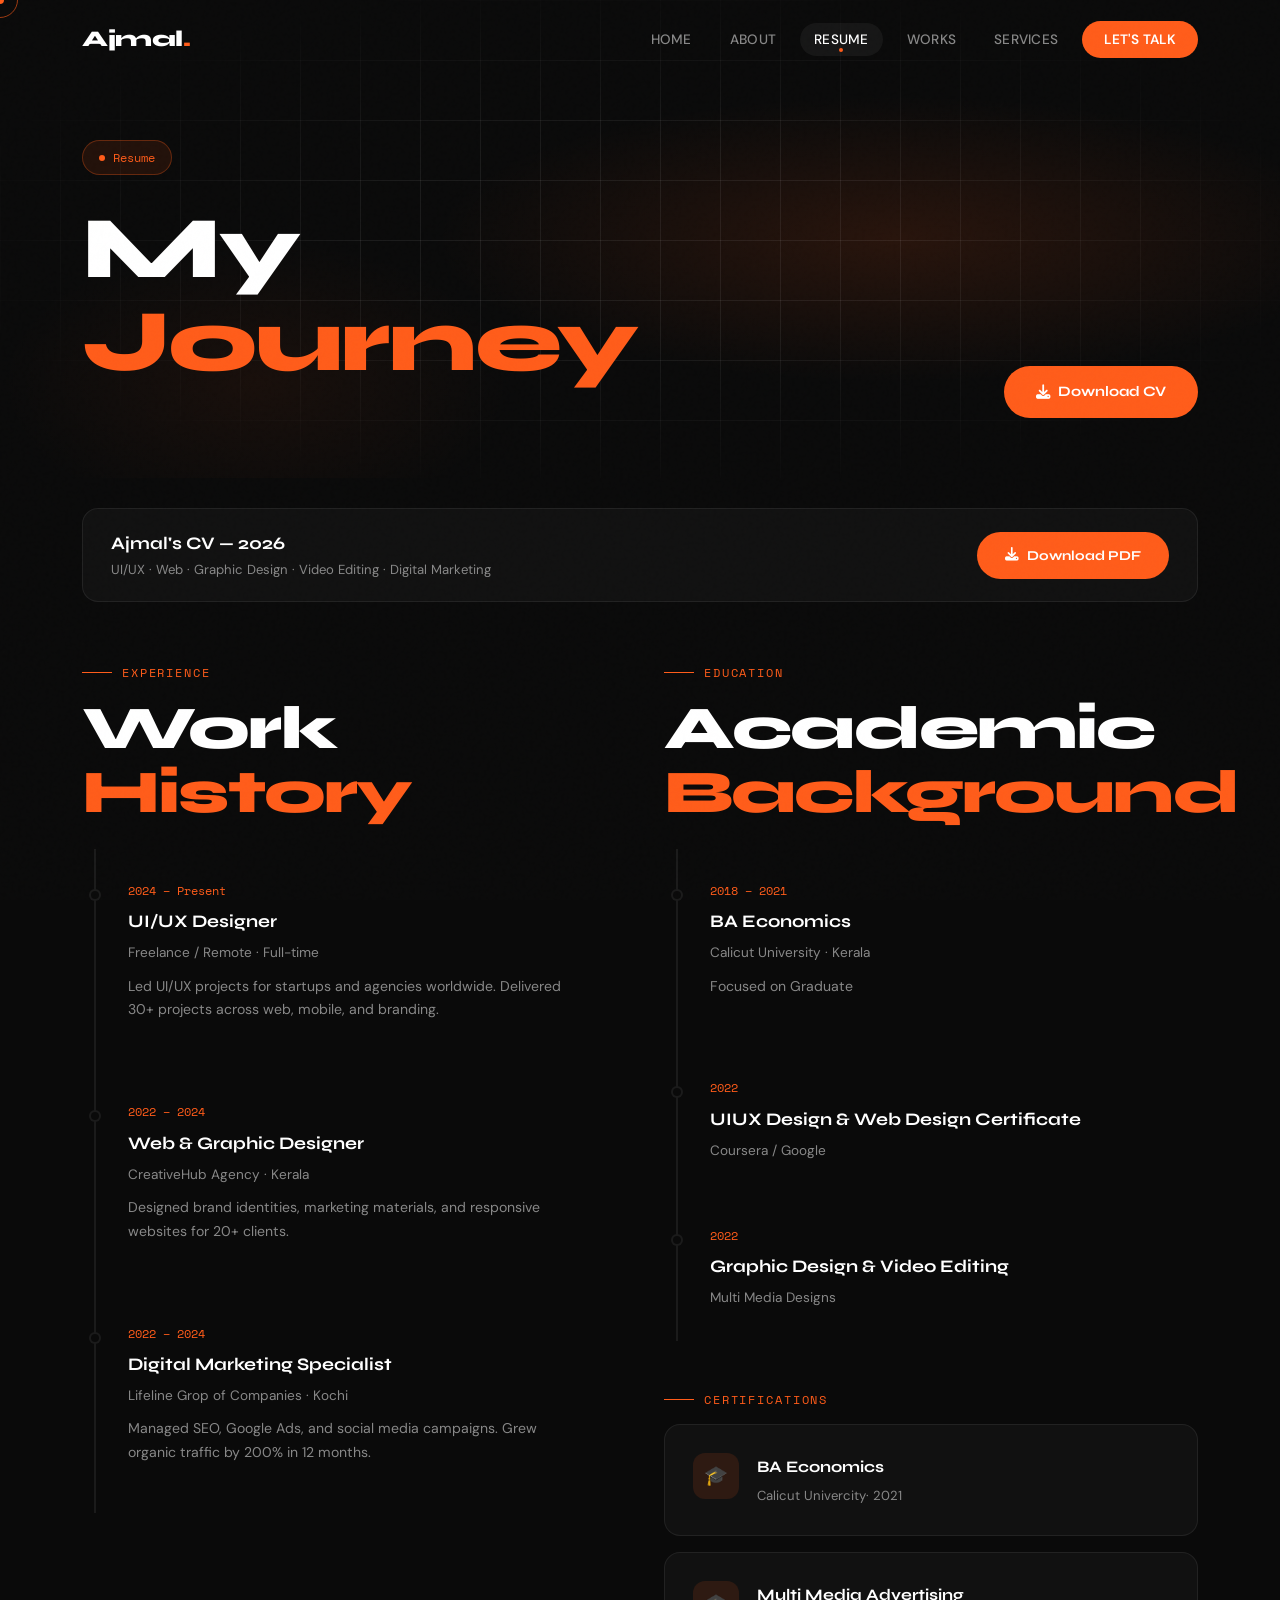
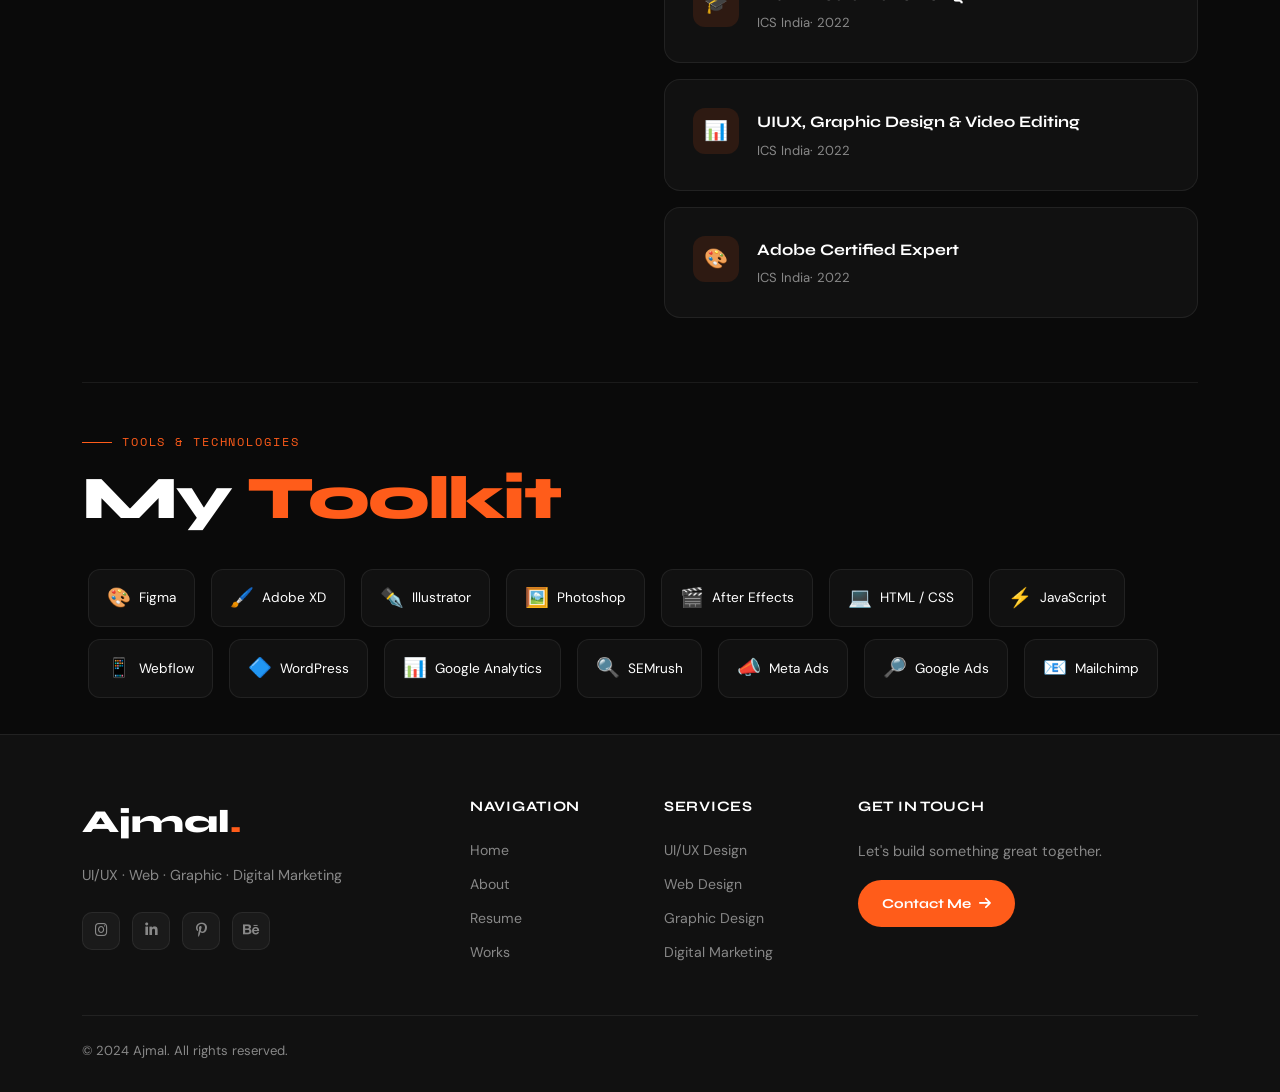
<file: resume.html>
<!DOCTYPE html>
<html lang="en">
<head>
  <meta charset="UTF-8" />
  <meta name="viewport" content="width=device-width, initial-scale=1.0"/>
  <title>Resume – Ajmal Portfolio</title>
  <link href="images/logo.webp" rel="icon" />
  <link rel="stylesheet" href="https://cdn.jsdelivr.net/npm/bootstrap@5.3.0/dist/css/bootstrap.min.css"/>
  <link rel="stylesheet" href="https://cdnjs.cloudflare.com/ajax/libs/font-awesome/6.4.0/css/all.min.css"/>
  <link rel="stylesheet" href="style.css"/>
  <style>
    .cert-card {
      background: var(--bg-card);
      border: 1px solid var(--border);
      border-radius: 16px;
      padding: 28px;
      display: flex; align-items: flex-start; gap: 18px;
      transition: var(--transition);
      margin-bottom: 16px;
    }
    .cert-card:hover { border-color: rgba(255,92,26,0.4); transform: translateX(6px); }
    .cert-icon {
      width: 46px; height: 46px;
      background: rgba(255,92,26,0.12);
      border-radius: 12px;
      display: flex; align-items: center; justify-content: center;
      font-size: 1.2rem; flex-shrink: 0;
    }
    .cert-title { font-family: var(--font-display); font-weight: 700; margin-bottom: 4px; }
    .cert-sub { font-size: 0.82rem; color: var(--gray); }
    .tool-badge {
      display: inline-flex; align-items: center; gap: 8px;
      background: var(--bg-card);
      border: 1px solid var(--border);
      border-radius: 12px;
      padding: 12px 18px;
      margin: 6px;
      font-size: 0.85rem;
      transition: var(--transition);
    }
    .tool-badge:hover { border-color: var(--accent); color: var(--accent); }
    .tool-icon { font-size: 1.2rem; }
  </style>
</head>
<body>

<div class="cursor-dot"></div>
<div class="cursor-ring"></div>
<div class="page-transition"></div>

<!-- NAVBAR -->
<nav class="navbar-custom navbar navbar-expand-lg">
  <div class="container">
    <a class="nav-brand" href="index.html">Ajmal<span>.</span></a>
    <button class="navbar-toggler" type="button" data-bs-toggle="collapse" data-bs-target="#navMain">
      <span class="navbar-toggler-icon"></span>
    </button>
    <div class="collapse navbar-collapse justify-content-end" id="navMain">
      <ul class="nav-links navbar-nav">
        <li class="nav-item"><a href="index.html">Home</a></li>
        <li class="nav-item"><a href="about.html">About</a></li>
        <li class="nav-item"><a href="resume.html">Resume</a></li>
        <li class="nav-item"><a href="works.html">Works</a></li>
        <li class="nav-item"><a href="service.html">Services</a></li>
        <li class="nav-item"><a href="contact.html" class="nav-cta">Let's Talk</a></li>
      </ul>
    </div>
  </div>
</nav>

<!-- HERO -->
<section style="padding: 140px 0 60px; position: relative; overflow: hidden;">
  <div class="hero-bg"></div>
  <div class="hero-grid"></div>
  <div class="container">
    <div class="row align-items-end">
      <div class="col-lg-8">
        <div class="hero-badge"><span class="hero-badge-dot"></span> Resume</div>
        <h1 class="hero-title" style="font-size: clamp(3rem,7vw,5.5rem);">
          <span class="line">My</span>
          <span class="line accent">Journey</span>
        </h1>
      </div>
      <div class="col-lg-4 text-lg-end mt-4 mt-lg-0 reveal">
        <a href="#" class="btn-primary-custom btn-magnetic">
          <i class="fas fa-download"></i> Download CV
        </a>
      </div>
    </div>
  </div>
</section>

<!-- RESUME BODY -->
<section class="section" style="padding: 30px 0;" >
  <div class="container">

    <!-- Download bar -->
    <div class="resume-download-bar reveal">
      <div>
        <div style="font-family: var(--font-display); font-size:1.1rem; font-weight:700;">Ajmal's CV — 2026</div>
        <div style="font-size:.82rem; color: var(--gray);">UI/UX · Web · Graphic Design · Video Editing · Digital Marketing</div>
      </div>
      <a href="#" class="btn-primary-custom" style="font-size:.85rem; padding:12px 28px;">
        <i class="fas fa-download"></i> Download PDF
      </a>
    </div>

    <div class="row g-5">
      <!-- EXPERIENCE -->
      <div class="col-lg-6">
        <div class="reveal">
          <div class="section-tag">Experience</div>
          <h2 class="section-title mb-4">Work <span class="accent">History</span></h2>
        </div>

        <div class="timeline-item reveal delay-1">
          <div class="timeline-year">2024 – Present</div>
          <div class="timeline-title">UI/UX Designer</div>
          <div class="timeline-sub">Freelance / Remote · Full-time</div>
          <p style="font-size:.88rem; color:var(--gray); margin-top:10px;">Led UI/UX projects for startups and agencies worldwide. Delivered 30+ projects across web, mobile, and branding.</p>
        </div>

        <div class="timeline-item reveal delay-2">
          <div class="timeline-year">2022 – 2024</div>
          <div class="timeline-title">Web & Graphic Designer</div>
          <div class="timeline-sub">CreativeHub Agency · Kerala</div>
          <p style="font-size:.88rem; color:var(--gray); margin-top:10px;">Designed brand identities, marketing materials, and responsive websites for 20+ clients.</p>
        </div>

        <div class="timeline-item reveal delay-3">
          <div class="timeline-year">2022 – 2024</div>
          <div class="timeline-title">Digital Marketing Specialist</div>
          <div class="timeline-sub">Lifeline Grop of Companies · Kochi</div>
          <p style="font-size:.88rem; color:var(--gray); margin-top:10px;">Managed SEO, Google Ads, and social media campaigns. Grew organic traffic by 200% in 12 months.</p>
        </div>
      </div>

      <!-- EDUCATION -->
      <div class="col-lg-6">
        <div class="reveal">
          <div class="section-tag">Education</div>
          <h2 class="section-title mb-4">Academic <span class="accent">Background</span></h2>
        </div>

        <div class="timeline-item reveal delay-1">
          <div class="timeline-year">2018 – 2021</div>
          <div class="timeline-title">BA Economics</div>
          <div class="timeline-sub">Calicut University · Kerala</div>
          <p style="font-size:.88rem; color:var(--gray); margin-top:10px;">Focused on Graduate</p>
        </div>

        <div class="timeline-item reveal delay-2">
          <div class="timeline-year">2022</div>
          <div class="timeline-title">UIUX Design & Web Design Certificate</div>
          <div class="timeline-sub">Coursera / Google</div>
        </div>

        <div class="timeline-item reveal delay-3">
          <div class="timeline-year">2022</div>
          <div class="timeline-title">Graphic Design & Video Editing</div>
          <div class="timeline-sub">Multi Media Designs</div>
        </div>

        <!-- CERTIFICATIONS -->
        <div class="mt-5 reveal delay-4">
          <div class="section-tag">Certifications</div>
          <div class="cert-card">
            <div class="cert-icon">🎓</div>
            <div>
              <div class="cert-title">BA Economics</div>
              <div class="cert-sub">Calicut Univercity· 2021</div>
            </div>
          </div>

          <div class="cert-card">
            <div class="cert-icon">🎓</div>
            <div>
              <div class="cert-title">Multi Media Advertising</div>
              <div class="cert-sub">ICS India· 2022</div>
            </div>
          </div>
          <div class="cert-card">
            <div class="cert-icon">📊</div>
            <div>
              <div class="cert-title">UIUX, Graphic Design & Video Editing</div>
              <div class="cert-sub">ICS India· 2022</div>
            </div>
          </div>
          <div class="cert-card">
            <div class="cert-icon">🎨</div>
            <div>
              <div class="cert-title">Adobe Certified Expert</div>
              <div class="cert-sub">ICS India· 2022</div>
            </div>
          </div>
        </div>
      </div>
    </div>

    <!-- TOOLS -->
    <div class="mt-5 pt-5 border-top" style="border-color: var(--border) !important;">
      <div class="row mb-4">
        <div class="col reveal">
          <div class="section-tag">Tools & Technologies</div>
          <h2 class="section-title">My <span class="accent">Toolkit</span></h2>
        </div>
      </div>
      <div class="reveal delay-1">
        <span class="tool-badge"><span class="tool-icon">🎨</span> Figma</span>
        <span class="tool-badge"><span class="tool-icon">🖌️</span> Adobe XD</span>
        <span class="tool-badge"><span class="tool-icon">✒️</span> Illustrator</span>
        <span class="tool-badge"><span class="tool-icon">🖼️</span> Photoshop</span>
        <span class="tool-badge"><span class="tool-icon">🎬</span> After Effects</span>
        <span class="tool-badge"><span class="tool-icon">💻</span> HTML / CSS</span>
        <span class="tool-badge"><span class="tool-icon">⚡</span> JavaScript</span>
        <span class="tool-badge"><span class="tool-icon">📱</span> Webflow</span>
        <span class="tool-badge"><span class="tool-icon">🔷</span> WordPress</span>
        <span class="tool-badge"><span class="tool-icon">📊</span> Google Analytics</span>
        <span class="tool-badge"><span class="tool-icon">🔍</span> SEMrush</span>
        <span class="tool-badge"><span class="tool-icon">📣</span> Meta Ads</span>
        <span class="tool-badge"><span class="tool-icon">🔎</span> Google Ads</span>
        <span class="tool-badge"><span class="tool-icon">📧</span> Mailchimp</span>
      </div>
    </div>
  </div>
</section>

<!-- FOOTER -->
<footer>
  <div class="container">
    <div class="row g-5">
      <div class="col-lg-4">
        <div class="footer-brand">Ajmal<span>.</span></div>
        <p class="footer-desc">UI/UX · Web · Graphic · Digital Marketing</p>
        <div class="social-links mt-4">
        <a href="https://www.instagram.com/ajueay/" class="social-link"><i class="fab fa-instagram"></i></a>
        <a href="https://www.linkedin.com/in/ajmal47/" class="social-link"><i class="fab fa-linkedin-in"></i></a>
        <a href="https://in.pinterest.com/Ajueayy/" class="social-link"><i class="fab fa-pinterest-p"></i></a>
        <a href="https://www.behance.net/ajmalaju165" class="social-link"><i class="fab fa-behance"></i></a>
      </div>
      </div>
      <div class="col-6 col-lg-2">
        <div class="footer-link-title">Navigation</div>
        <a href="index.html" class="footer-link">Home</a>
        <a href="about.html" class="footer-link">About</a>
        <a href="resume.html" class="footer-link">Resume</a>
        <a href="works.html" class="footer-link">Works</a>
      </div>
      <div class="col-6 col-lg-2">
        <div class="footer-link-title">Services</div>
        <a href="uiuxservice.html" class="footer-link">UI/UX Design</a>
        <a href="webservice.html" class="footer-link">Web Design</a>
        <a href="gallery.js" class="footer-link">Graphic Design</a>
        <a href="digitalservice.html" class="footer-link">Digital Marketing</a>
      </div>
      <div class="col-lg-4">
        <div class="footer-link-title">Get In Touch</div>
        <p style="font-size:.9rem; color: var(--gray); margin-bottom:16px;">Let's build something great together.</p>
        <a href="contact.html" class="btn-primary-custom" style="display:inline-flex; font-size:.85rem; padding:12px 24px;">Contact Me <i class="fas fa-arrow-right"></i></a>
      </div>
    </div>
    <div class="footer-divider"></div>
    <div class="footer-bottom">
      <div class="footer-copy">© 2024 Ajmal. All rights reserved.</div>
    </div>
  </div>
</footer>

<script src="https://cdn.jsdelivr.net/npm/bootstrap@5.3.0/dist/js/bootstrap.bundle.min.js"></script>
<script src="main.js"></script>
</body>
</html>
</file>
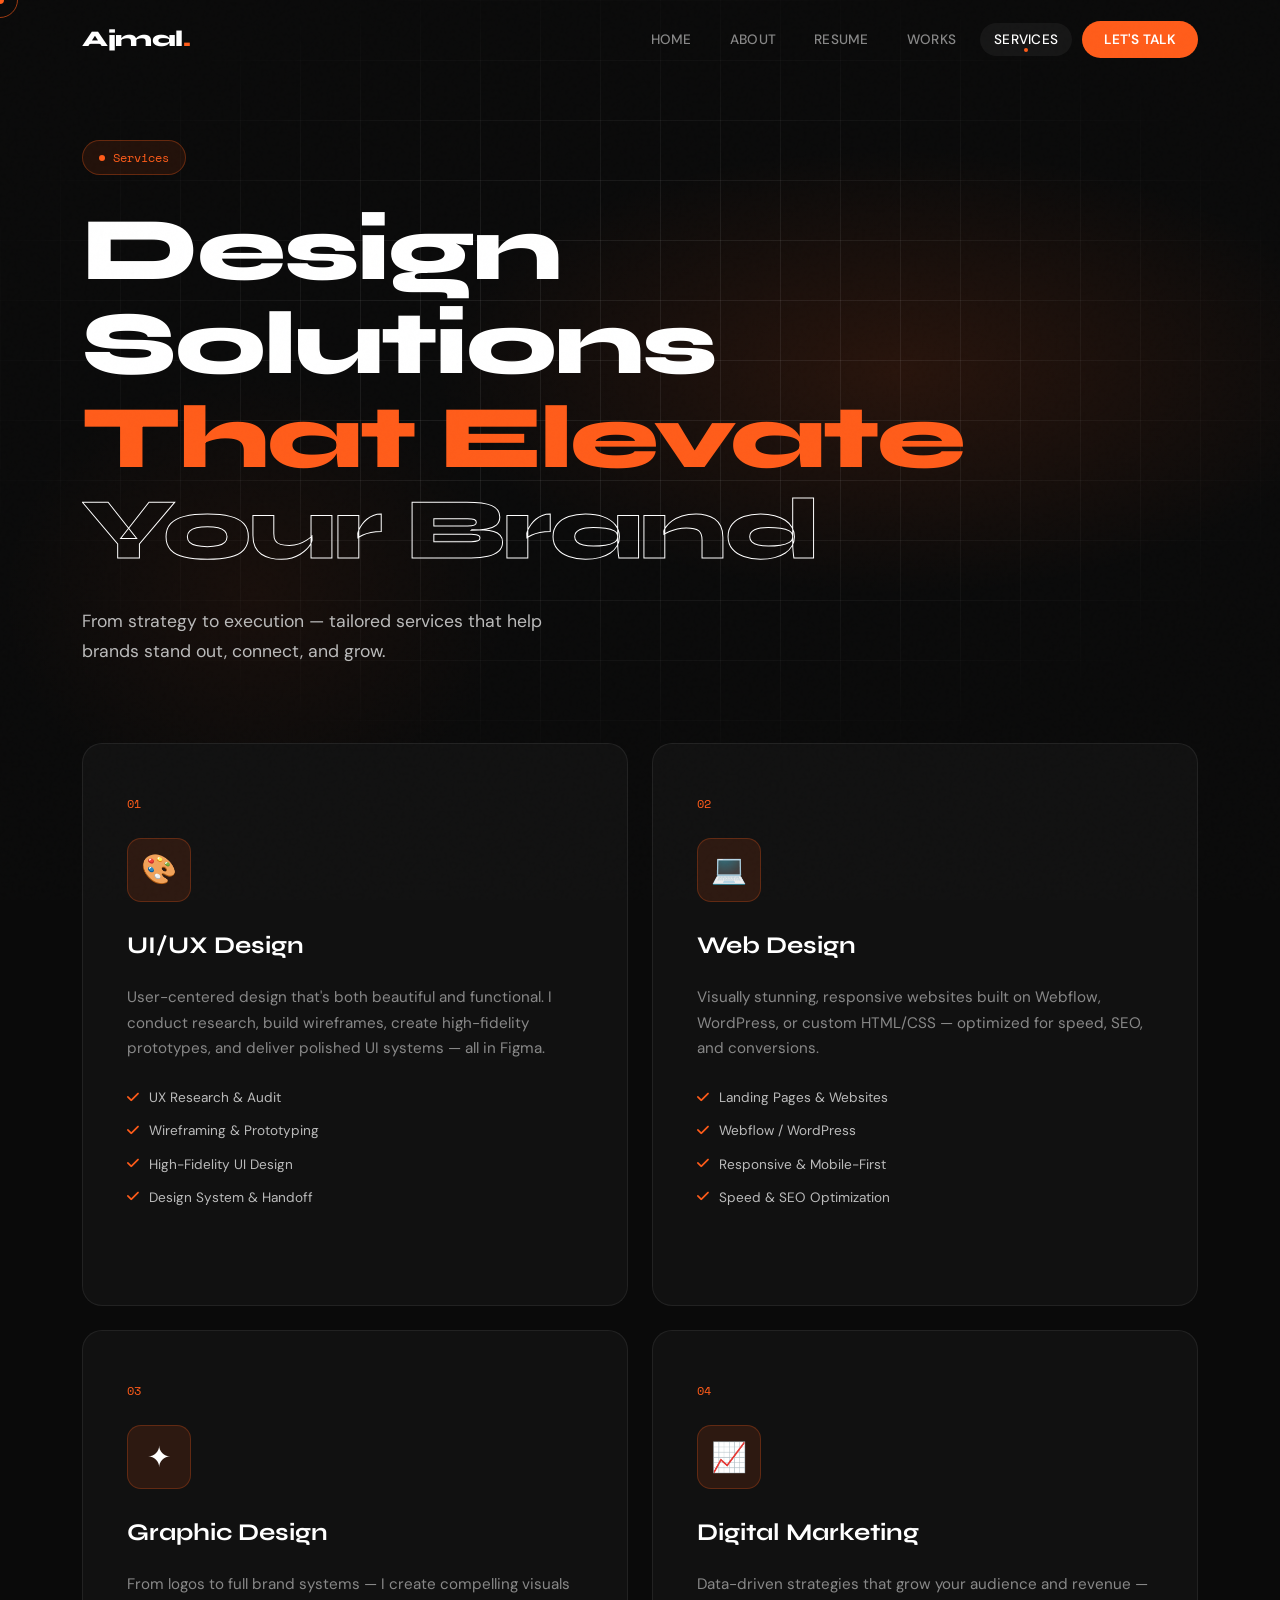
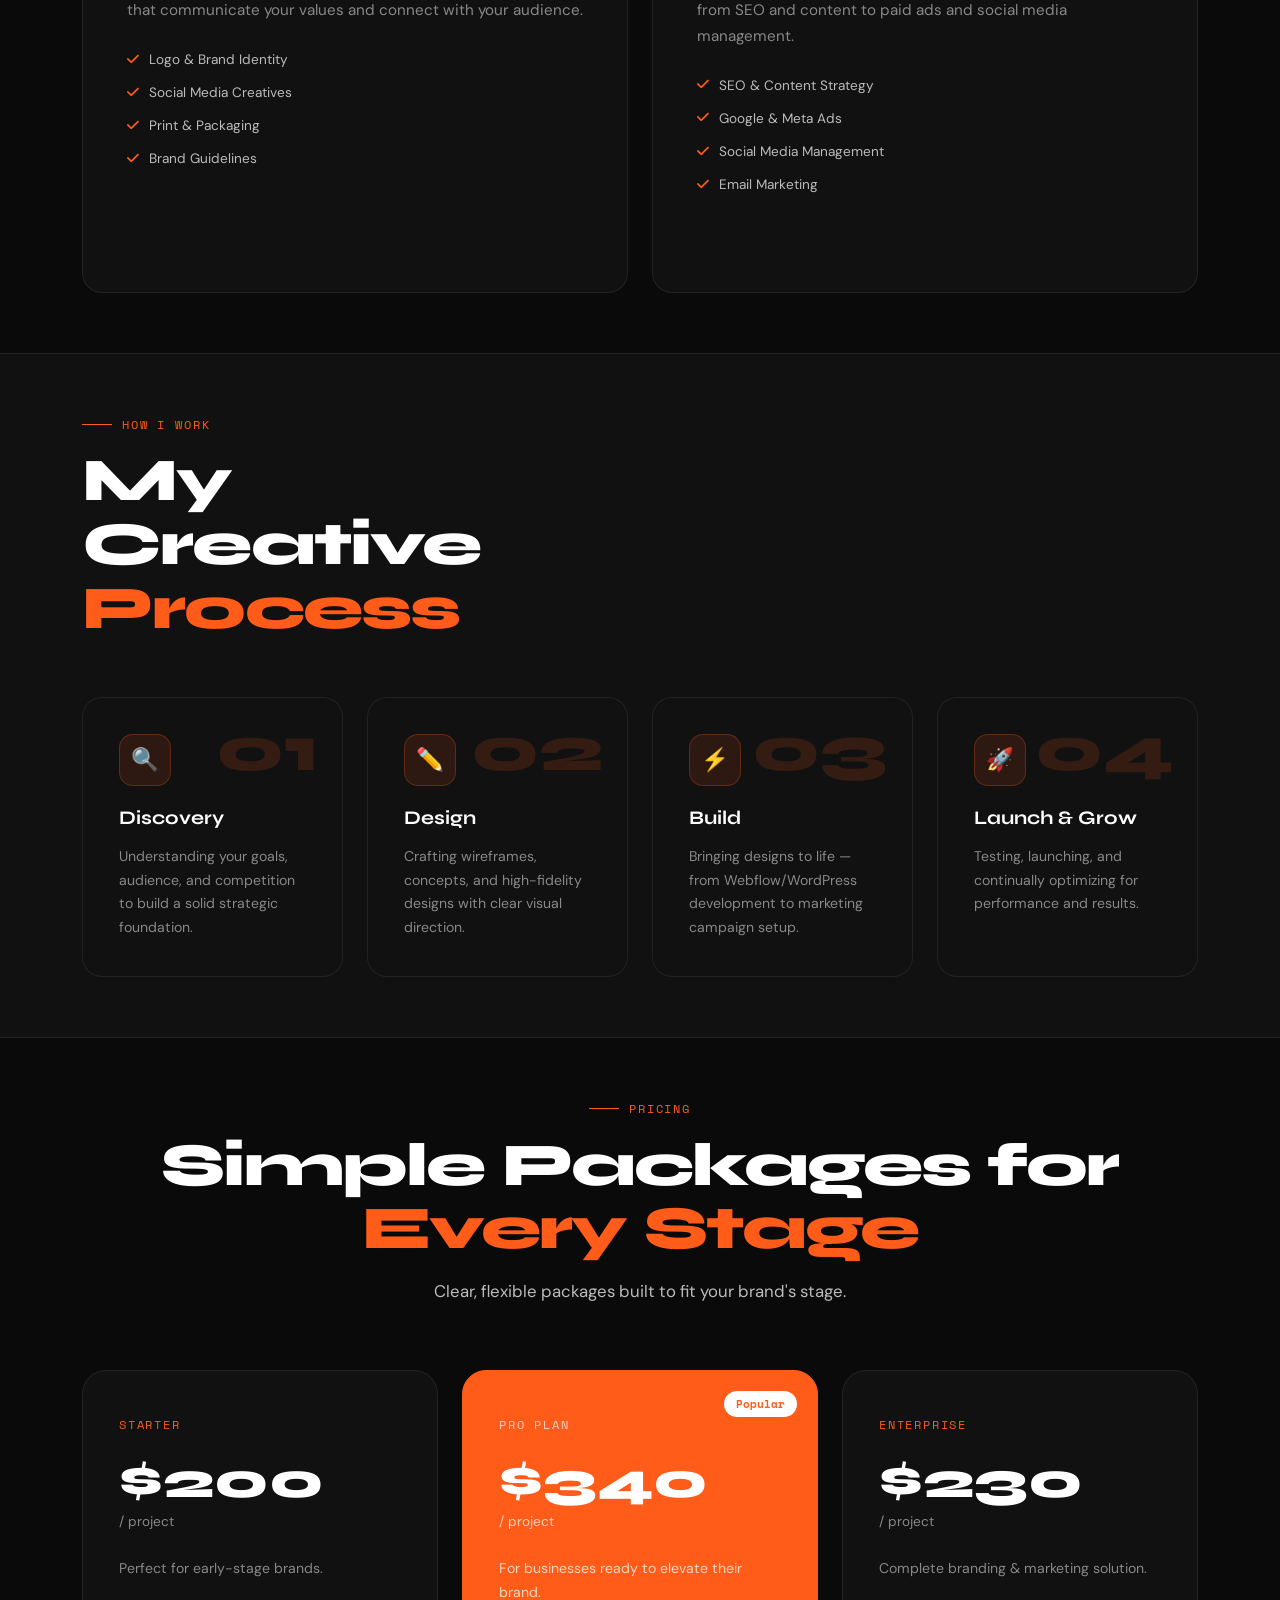
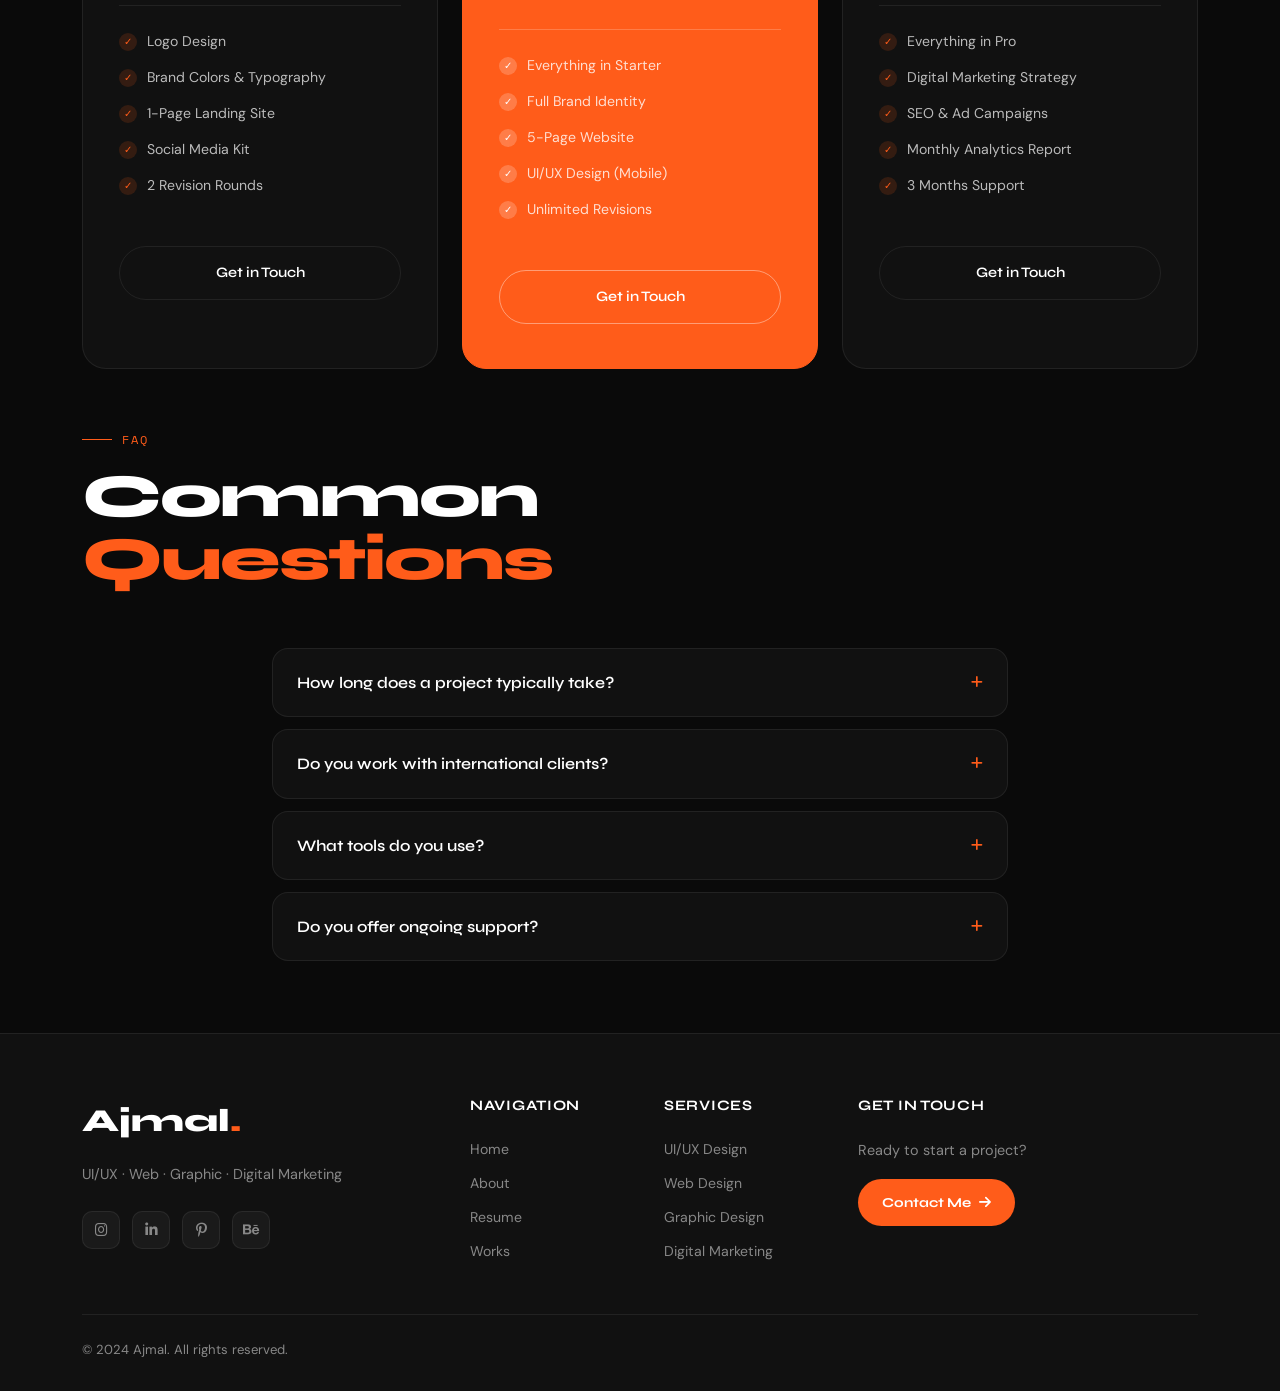
<file: service.html>
<!DOCTYPE html>
<html lang="en">
<head>
  <meta charset="UTF-8" />
  <meta name="viewport" content="width=device-width, initial-scale=1.0"/>
  <title>Services – Ajmal Portfolio</title>
  <link href="images/logo.webp" rel="icon" />
  <link rel="stylesheet" href="https://cdn.jsdelivr.net/npm/bootstrap@5.3.0/dist/css/bootstrap.min.css"/>
  <link rel="stylesheet" href="https://cdnjs.cloudflare.com/ajax/libs/font-awesome/6.4.0/css/all.min.css"/>
  <link rel="stylesheet" href="style.css"/>
  <style>
    .process-step {
      background: var(--bg-card);
      border: 1px solid var(--border);
      border-radius: 20px;
      padding: 36px;
      position: relative;
      overflow: hidden;
      transition: var(--transition);
      height: 100%;
    }
    .process-step::before {
      content: '';
      position: absolute; inset: 0;
      background: radial-gradient(at top left, rgba(255,92,26,0.08), transparent 60%);
      opacity: 0; transition: var(--transition);
    }
    .process-step:hover { border-color: rgba(255,92,26,0.35); transform: translateY(-5px); }
    .process-step:hover::before { opacity: 1; }
    .step-num {
      font-family: var(--font-display);
      font-size: 4rem;
      font-weight: 800;
      color: rgba(255,92,26,0.15);
      line-height: 1;
      position: absolute; top: 20px; right: 24px;
    }
    .step-title { font-family: var(--font-display); font-size: 1.2rem; font-weight: 700; margin-bottom: 10px; }
    .step-desc { font-size: 0.88rem; color: var(--gray); line-height: 1.7; }
    .faq-item {
      background: var(--bg-card);
      border: 1px solid var(--border);
      border-radius: 16px;
      margin-bottom: 12px;
      overflow: hidden;
      transition: var(--transition);
    }
    .faq-item:hover { border-color: rgba(255,92,26,0.35); }
    .faq-question {
      padding: 20px 24px;
      display: flex; justify-content: space-between; align-items: center;
      cursor: pointer;
      font-family: var(--font-display);
      font-size: 1rem;
      font-weight: 600;
    }
    .faq-icon { color: var(--accent); font-size: 0.85rem; transition: var(--transition); }
    .faq-answer {
      padding: 0 24px 20px;
      font-size: 0.9rem; color: var(--gray);
      display: none;
    }
    .faq-item.open .faq-answer { display: block; }
    .faq-item.open .faq-icon { transform: rotate(45deg); }
  </style>
</head>
<body>

<div class="cursor-dot"></div>
<div class="cursor-ring"></div>
<div class="page-transition"></div>

<!-- NAVBAR -->
<nav class="navbar-custom navbar navbar-expand-lg">
  <div class="container">
    <a class="nav-brand" href="index.html">Ajmal<span>.</span></a>
    <button class="navbar-toggler" type="button" data-bs-toggle="collapse" data-bs-target="#navMain">
      <span class="navbar-toggler-icon"></span>
    </button>
    <div class="collapse navbar-collapse justify-content-end" id="navMain">
      <ul class="nav-links navbar-nav">
        <li class="nav-item"><a href="index.html">Home</a></li>
        <li class="nav-item"><a href="about.html">About</a></li>
        <li class="nav-item"><a href="resume.html">Resume</a></li>
        <li class="nav-item"><a href="works.html">Works</a></li>
        <li class="nav-item"><a href="service.html">Services</a></li>
        <li class="nav-item"><a href="contact.html" class="nav-cta">Let's Talk</a></li>
      </ul>
    </div>
  </div>
</nav>

<!-- HERO -->
<section style="padding: 140px 0 60px; position: relative; overflow: hidden;">
  <div class="hero-bg"></div>
  <div class="hero-grid"></div>
  <div class="container">
    <div class="hero-badge"><span class="hero-badge-dot"></span> Services</div>
    <h1 class="hero-title" style="font-size: clamp(3rem,7vw,6rem);">
      <span class="line">Design Solutions</span>
      <span class="line accent">That Elevate</span>
      <span class="line stroke">Your Brand</span>
    </h1>
    <p style="color:var(--gray-light); font-size:1.1rem; max-width:520px; margin-top:20px; animation: fadeInUp 1s 0.4s ease forwards; opacity:0;">
      From strategy to execution — tailored services that help brands stand out, connect, and grow.
    </p>
  </div>
</section>

<!-- SERVICES GRID -->
<section class="section" style="padding-top:0;">
  <div class="container">
    <div class="row g-4">
      <div class="col-md-6 reveal delay-1">
        <div class="service-card tilt-card" style="padding: 50px 44px;">
          <span class="service-num">01</span>
          <div class="service-icon" style="width:64px; height:64px; font-size:1.8rem;">🎨</div>
          <div class="service-name" style="font-size:1.5rem; margin-bottom:18px;">UI/UX Design</div>
          <div class="service-desc" style="font-size:.95rem;">
            User-centered design that's both beautiful and functional. I conduct research, build wireframes, create high-fidelity prototypes, and deliver polished UI systems — all in Figma.
          </div>
          <div class="mt-4">
            <div style="display:flex; align-items:center; gap:10px; font-size:.85rem; color:var(--gray-light); margin-bottom:10px;"><i class="fas fa-check" style="color:var(--accent)"></i> UX Research &amp; Audit</div>
            <div style="display:flex; align-items:center; gap:10px; font-size:.85rem; color:var(--gray-light); margin-bottom:10px;"><i class="fas fa-check" style="color:var(--accent)"></i> Wireframing &amp; Prototyping</div>
            <div style="display:flex; align-items:center; gap:10px; font-size:.85rem; color:var(--gray-light); margin-bottom:10px;"><i class="fas fa-check" style="color:var(--accent)"></i> High-Fidelity UI Design</div>
            <div style="display:flex; align-items:center; gap:10px; font-size:.85rem; color:var(--gray-light);"><i class="fas fa-check" style="color:var(--accent)"></i> Design System &amp; Handoff</div>
          </div>
          <div class="service-arrow">Get Started <i class="fas fa-arrow-right"></i></div>
        </div>
      </div>
      <div class="col-md-6 reveal delay-2">
        <div class="service-card tilt-card" style="padding: 50px 44px;">
          <span class="service-num">02</span>
          <div class="service-icon" style="width:64px; height:64px; font-size:1.8rem;">💻</div>
          <div class="service-name" style="font-size:1.5rem; margin-bottom:18px;">Web Design</div>
          <div class="service-desc" style="font-size:.95rem;">
            Visually stunning, responsive websites built on Webflow, WordPress, or custom HTML/CSS — optimized for speed, SEO, and conversions.
          </div>
          <div class="mt-4">
            <div style="display:flex; align-items:center; gap:10px; font-size:.85rem; color:var(--gray-light); margin-bottom:10px;"><i class="fas fa-check" style="color:var(--accent)"></i> Landing Pages &amp; Websites</div>
            <div style="display:flex; align-items:center; gap:10px; font-size:.85rem; color:var(--gray-light); margin-bottom:10px;"><i class="fas fa-check" style="color:var(--accent)"></i> Webflow / WordPress</div>
            <div style="display:flex; align-items:center; gap:10px; font-size:.85rem; color:var(--gray-light); margin-bottom:10px;"><i class="fas fa-check" style="color:var(--accent)"></i> Responsive &amp; Mobile-First</div>
            <div style="display:flex; align-items:center; gap:10px; font-size:.85rem; color:var(--gray-light);"><i class="fas fa-check" style="color:var(--accent)"></i> Speed &amp; SEO Optimization</div>
          </div>
          <div class="service-arrow">Get Started <i class="fas fa-arrow-right"></i></div>
        </div>
      </div>
      <div class="col-md-6 reveal delay-1">
        <div class="service-card tilt-card" style="padding: 50px 44px;">
          <span class="service-num">03</span>
          <div class="service-icon" style="width:64px; height:64px; font-size:1.8rem;">✦</div>
          <div class="service-name" style="font-size:1.5rem; margin-bottom:18px;">Graphic Design</div>
          <div class="service-desc" style="font-size:.95rem;">
            From logos to full brand systems — I create compelling visuals that communicate your values and connect with your audience.
          </div>
          <div class="mt-4">
            <div style="display:flex; align-items:center; gap:10px; font-size:.85rem; color:var(--gray-light); margin-bottom:10px;"><i class="fas fa-check" style="color:var(--accent)"></i> Logo &amp; Brand Identity</div>
            <div style="display:flex; align-items:center; gap:10px; font-size:.85rem; color:var(--gray-light); margin-bottom:10px;"><i class="fas fa-check" style="color:var(--accent)"></i> Social Media Creatives</div>
            <div style="display:flex; align-items:center; gap:10px; font-size:.85rem; color:var(--gray-light); margin-bottom:10px;"><i class="fas fa-check" style="color:var(--accent)"></i> Print &amp; Packaging</div>
            <div style="display:flex; align-items:center; gap:10px; font-size:.85rem; color:var(--gray-light);"><i class="fas fa-check" style="color:var(--accent)"></i> Brand Guidelines</div>
          </div>
          <div class="service-arrow">Get Started <i class="fas fa-arrow-right"></i></div>
        </div>
      </div>
      <div class="col-md-6 reveal delay-2">
        <div class="service-card tilt-card" style="padding: 50px 44px;">
          <span class="service-num">04</span>
          <div class="service-icon" style="width:64px; height:64px; font-size:1.8rem;">📈</div>
          <div class="service-name" style="font-size:1.5rem; margin-bottom:18px;">Digital Marketing</div>
          <div class="service-desc" style="font-size:.95rem;">
            Data-driven strategies that grow your audience and revenue — from SEO and content to paid ads and social media management.
          </div>
          <div class="mt-4">
            <div style="display:flex; align-items:center; gap:10px; font-size:.85rem; color:var(--gray-light); margin-bottom:10px;"><i class="fas fa-check" style="color:var(--accent)"></i> SEO &amp; Content Strategy</div>
            <div style="display:flex; align-items:center; gap:10px; font-size:.85rem; color:var(--gray-light); margin-bottom:10px;"><i class="fas fa-check" style="color:var(--accent)"></i> Google &amp; Meta Ads</div>
            <div style="display:flex; align-items:center; gap:10px; font-size:.85rem; color:var(--gray-light); margin-bottom:10px;"><i class="fas fa-check" style="color:var(--accent)"></i> Social Media Management</div>
            <div style="display:flex; align-items:center; gap:10px; font-size:.85rem; color:var(--gray-light);"><i class="fas fa-check" style="color:var(--accent)"></i> Email Marketing</div>
          </div>
          <div class="service-arrow">Get Started <i class="fas fa-arrow-right"></i></div>
        </div>
      </div>
    </div>
  </div>
</section>

<!-- PROCESS -->
<section class="section" style="background: var(--bg-card); border-top: 1px solid var(--border); border-bottom: 1px solid var(--border);">
  <div class="container">
    <div class="row mb-5">
      <div class="col-lg-6 reveal">
        <div class="section-tag">How I Work</div>
        <h2 class="section-title">My Creative <span class="accent">Process</span></h2>
      </div>
    </div>
    <div class="row g-4">
      <div class="col-sm-6 col-lg-3 reveal delay-1">
        <div class="process-step">
          <div class="step-num">01</div>
          <div class="service-icon mb-3">🔍</div>
          <div class="step-title">Discovery</div>
          <div class="step-desc">Understanding your goals, audience, and competition to build a solid strategic foundation.</div>
        </div>
      </div>
      <div class="col-sm-6 col-lg-3 reveal delay-2">
        <div class="process-step">
          <div class="step-num">02</div>
          <div class="service-icon mb-3">✏️</div>
          <div class="step-title">Design</div>
          <div class="step-desc">Crafting wireframes, concepts, and high-fidelity designs with clear visual direction.</div>
        </div>
      </div>
      <div class="col-sm-6 col-lg-3 reveal delay-3">
        <div class="process-step">
          <div class="step-num">03</div>
          <div class="service-icon mb-3">⚡</div>
          <div class="step-title">Build</div>
          <div class="step-desc">Bringing designs to life — from Webflow/WordPress development to marketing campaign setup.</div>
        </div>
      </div>
      <div class="col-sm-6 col-lg-3 reveal delay-4">
        <div class="process-step">
          <div class="step-num">04</div>
          <div class="service-icon mb-3">🚀</div>
          <div class="step-title">Launch &amp; Grow</div>
          <div class="step-desc">Testing, launching, and continually optimizing for performance and results.</div>
        </div>
      </div>
    </div>
  </div>
</section>

<!-- PRICING -->
<section class="section">
  <div class="container">
    <div class="row mb-5 text-center">
      <div class="col reveal">
        <div class="section-tag justify-content-center">Pricing</div>
        <h2 class="section-title">Simple Packages for <span class="accent">Every Stage</span></h2>
        <p class="section-subtitle mx-auto text-center" style="max-width:460px;">Clear, flexible packages built to fit your brand's stage.</p>
      </div>
    </div>
    <div class="row g-4 justify-content-center">
      <div class="col-md-6 col-lg-4 reveal delay-1">
        <div class="pricing-card h-100">
          <div class="pricing-plan">Starter</div>
          <div class="price-num">$200</div>
          <div class="price-label">/ project</div>
          <p class="pricing-desc" style="color:var(--gray); font-size:.88rem; margin-bottom:0;">Perfect for early-stage brands.</p>
          <div class="pricing-divider"></div>
          <div class="pricing-feat"><div class="pricing-feat-icon">✓</div> Logo Design</div>
          <div class="pricing-feat"><div class="pricing-feat-icon">✓</div> Brand Colors &amp; Typography</div>
          <div class="pricing-feat"><div class="pricing-feat-icon">✓</div> 1-Page Landing Site</div>
          <div class="pricing-feat"><div class="pricing-feat-icon">✓</div> Social Media Kit</div>
          <div class="pricing-feat"><div class="pricing-feat-icon">✓</div> 2 Revision Rounds</div>
          <div class="mt-5">
            <a href="contact.html" class="btn-outline-custom w-100 justify-content-center">Get in Touch</a>
          </div>
        </div>
      </div>
      <div class="col-md-6 col-lg-4 reveal delay-2">
        <div class="pricing-card featured h-100">
          <div class="pricing-badge">Popular</div>
          <div class="pricing-plan">Pro Plan</div>
          <div class="price-num">$340</div>
          <div class="price-label" style="color:rgba(255,255,255,.7);">/ project</div>
          <p class="pricing-desc" style="color:rgba(255,255,255,.75); font-size:.88rem; margin-bottom:0;">For businesses ready to elevate their brand.</p>
          <div class="pricing-divider"></div>
          <div class="pricing-feat"><div class="pricing-feat-icon">✓</div> Everything in Starter</div>
          <div class="pricing-feat"><div class="pricing-feat-icon">✓</div> Full Brand Identity</div>
          <div class="pricing-feat"><div class="pricing-feat-icon">✓</div> 5-Page Website</div>
          <div class="pricing-feat"><div class="pricing-feat-icon">✓</div> UI/UX Design (Mobile)</div>
          <div class="pricing-feat"><div class="pricing-feat-icon">✓</div> Unlimited Revisions</div>
          <div class="mt-5">
            <a href="contact.html" class="btn-outline-custom w-100 justify-content-center" style="border-color:rgba(255,255,255,.4); color:var(--white);">Get in Touch</a>
          </div>
        </div>
      </div>
      <div class="col-md-6 col-lg-4 reveal delay-3">
        <div class="pricing-card h-100">
          <div class="pricing-plan">Enterprise</div>
          <div class="price-num">$230</div>
          <div class="price-label">/ project</div>
          <p class="pricing-desc" style="color:var(--gray); font-size:.88rem; margin-bottom:0;">Complete branding &amp; marketing solution.</p>
          <div class="pricing-divider"></div>
          <div class="pricing-feat"><div class="pricing-feat-icon">✓</div> Everything in Pro</div>
          <div class="pricing-feat"><div class="pricing-feat-icon">✓</div> Digital Marketing Strategy</div>
          <div class="pricing-feat"><div class="pricing-feat-icon">✓</div> SEO &amp; Ad Campaigns</div>
          <div class="pricing-feat"><div class="pricing-feat-icon">✓</div> Monthly Analytics Report</div>
          <div class="pricing-feat"><div class="pricing-feat-icon">✓</div> 3 Months Support</div>
          <div class="mt-5">
            <a href="contact.html" class="btn-outline-custom w-100 justify-content-center">Get in Touch</a>
          </div>
        </div>
      </div>
    </div>
  </div>
</section>

<!-- FAQ -->
<section class="section" style="padding-top:0;">
  <div class="container">
    <div class="row mb-5">
      <div class="col-lg-6 reveal">
        <div class="section-tag">FAQ</div>
        <h2 class="section-title">Common <span class="accent">Questions</span></h2>
      </div>
    </div>
    <div class="row justify-content-center">
      <div class="col-lg-8">
        <div class="faq-item reveal delay-1">
          <div class="faq-question">How long does a project typically take? <span class="faq-icon"><i class="fas fa-plus"></i></span></div>
          <div class="faq-answer">Timelines vary by scope. A landing page takes 1–2 weeks, a full brand identity 2–4 weeks, and a complete website + marketing campaign 4–8 weeks. We'll discuss timelines during our initial call.</div>
        </div>
        <div class="faq-item reveal delay-2">
          <div class="faq-question">Do you work with international clients? <span class="faq-icon"><i class="fas fa-plus"></i></span></div>
          <div class="faq-answer">Yes! I work with clients worldwide. Communication is primarily via email, Slack, or Zoom — whatever works best for you.</div>
        </div>
        <div class="faq-item reveal delay-3">
          <div class="faq-question">What tools do you use? <span class="faq-icon"><i class="fas fa-plus"></i></span></div>
          <div class="faq-answer">I primarily use Figma for UI/UX and web design, the Adobe Suite (Illustrator, Photoshop) for graphics, Webflow/WordPress for development, and tools like SEMrush, Google Analytics, and Meta Ads Manager for marketing.</div>
        </div>
        <div class="faq-item reveal delay-4">
          <div class="faq-question">Do you offer ongoing support? <span class="faq-icon"><i class="fas fa-plus"></i></span></div>
          <div class="faq-answer">Yes! All packages include a post-delivery support period. For ongoing needs, I also offer monthly retainer plans. Get in touch to discuss your specific requirements.</div>
        </div>
      </div>
    </div>
  </div>
</section>

<!-- FOOTER -->
<footer>
  <div class="container">
    <div class="row g-5">
      <div class="col-lg-4">
        <div class="footer-brand">Ajmal<span>.</span></div>
        <p class="footer-desc">UI/UX · Web · Graphic · Digital Marketing</p>
        <div class="social-links mt-4">
        <a href="https://www.instagram.com/ajueay/" class="social-link"><i class="fab fa-instagram"></i></a>
        <a href="https://www.linkedin.com/in/ajmal47/" class="social-link"><i class="fab fa-linkedin-in"></i></a>
        <a href="https://in.pinterest.com/Ajueayy/" class="social-link"><i class="fab fa-pinterest-p"></i></a>
        <a href="https://www.behance.net/ajmalaju165" class="social-link"><i class="fab fa-behance"></i></a>
      </div>
      </div>
      <div class="col-6 col-lg-2">
        <div class="footer-link-title">Navigation</div>
        <a href="index.html" class="footer-link">Home</a>
        <a href="about.html" class="footer-link">About</a>
        <a href="resume.html" class="footer-link">Resume</a>
        <a href="works.html" class="footer-link">Works</a>
      </div>
      <div class="col-6 col-lg-2">
        <div class="footer-link-title">Services</div>
        <a href="uiuxservice.html" class="footer-link">UI/UX Design</a>
        <a href="webservice.html" class="footer-link">Web Design</a>
        <a href="gallery.js" class="footer-link">Graphic Design</a>
        <a href="digitalservice.html" class="footer-link">Digital Marketing</a>
      </div>
      <div class="col-lg-4">
        <div class="footer-link-title">Get In Touch</div>
        <p style="font-size:.9rem; color: var(--gray); margin-bottom:16px;">Ready to start a project?</p>
        <a href="contact.html" class="btn-primary-custom" style="display:inline-flex; font-size:.85rem; padding:12px 24px;">Contact Me <i class="fas fa-arrow-right"></i></a>
      </div>
    </div>
    <div class="footer-divider"></div>
    <div class="footer-bottom">
      <div class="footer-copy">© 2024 Ajmal. All rights reserved.</div>
    </div>
  </div>
</footer>

<script src="https://cdn.jsdelivr.net/npm/bootstrap@5.3.0/dist/js/bootstrap.bundle.min.js"></script>
<script src="main.js"></script>
<script>
// FAQ toggle
document.querySelectorAll('.faq-question').forEach(q => {
  q.addEventListener('click', () => {
    const item = q.parentElement;
    item.classList.toggle('open');
  });
});
</script>
</body>
</html>
</file>
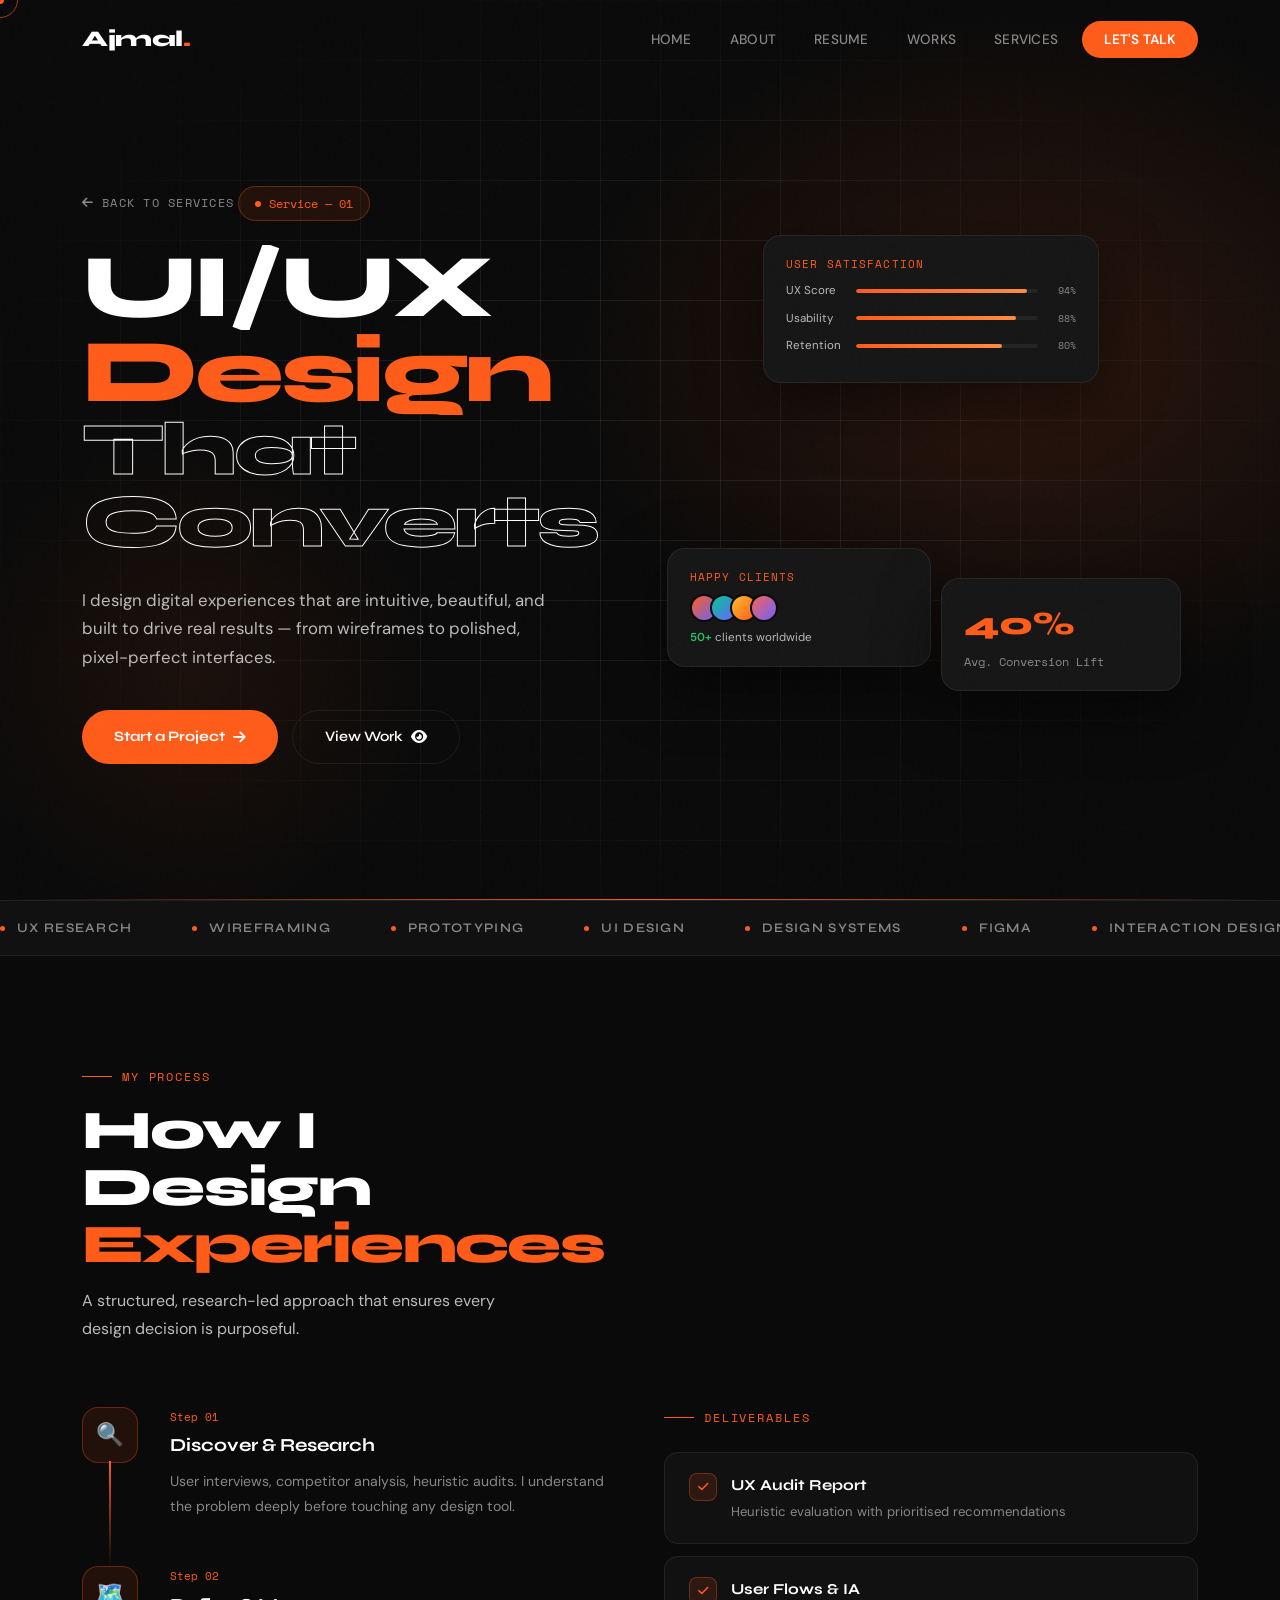
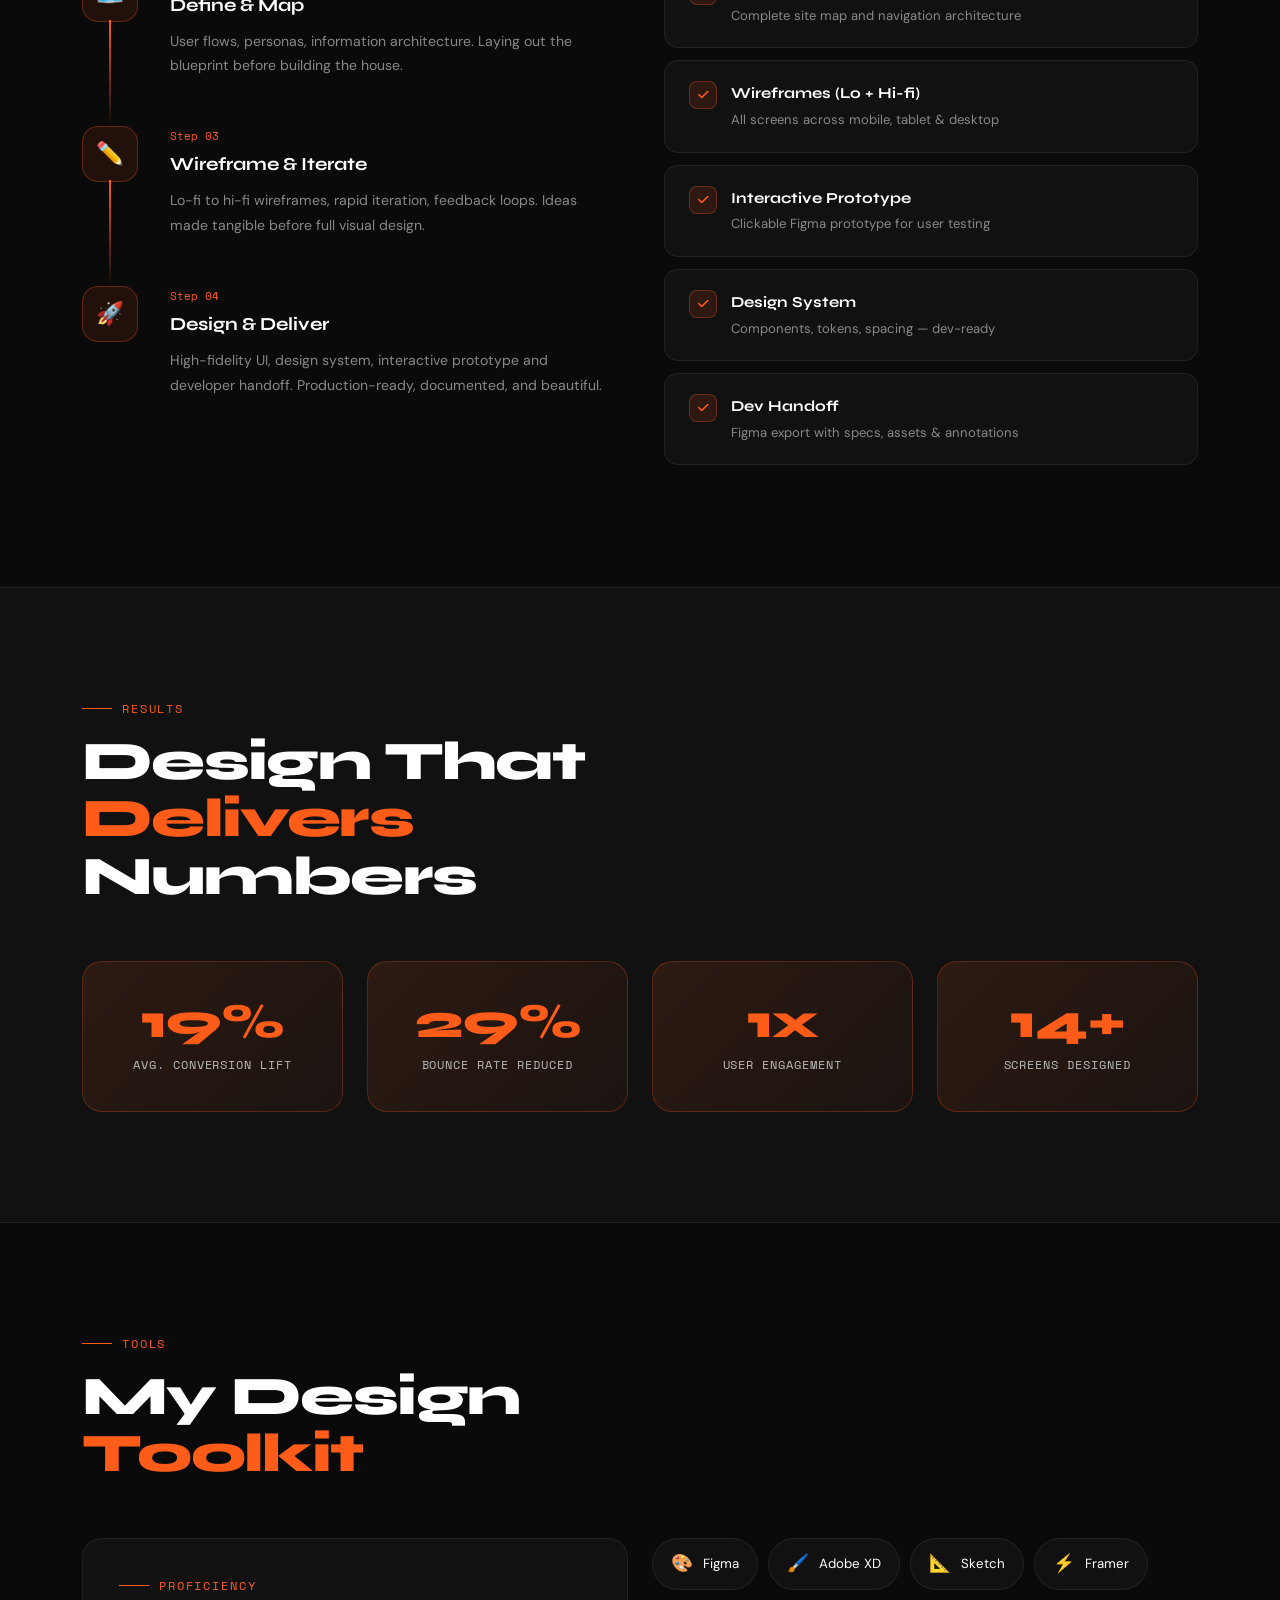
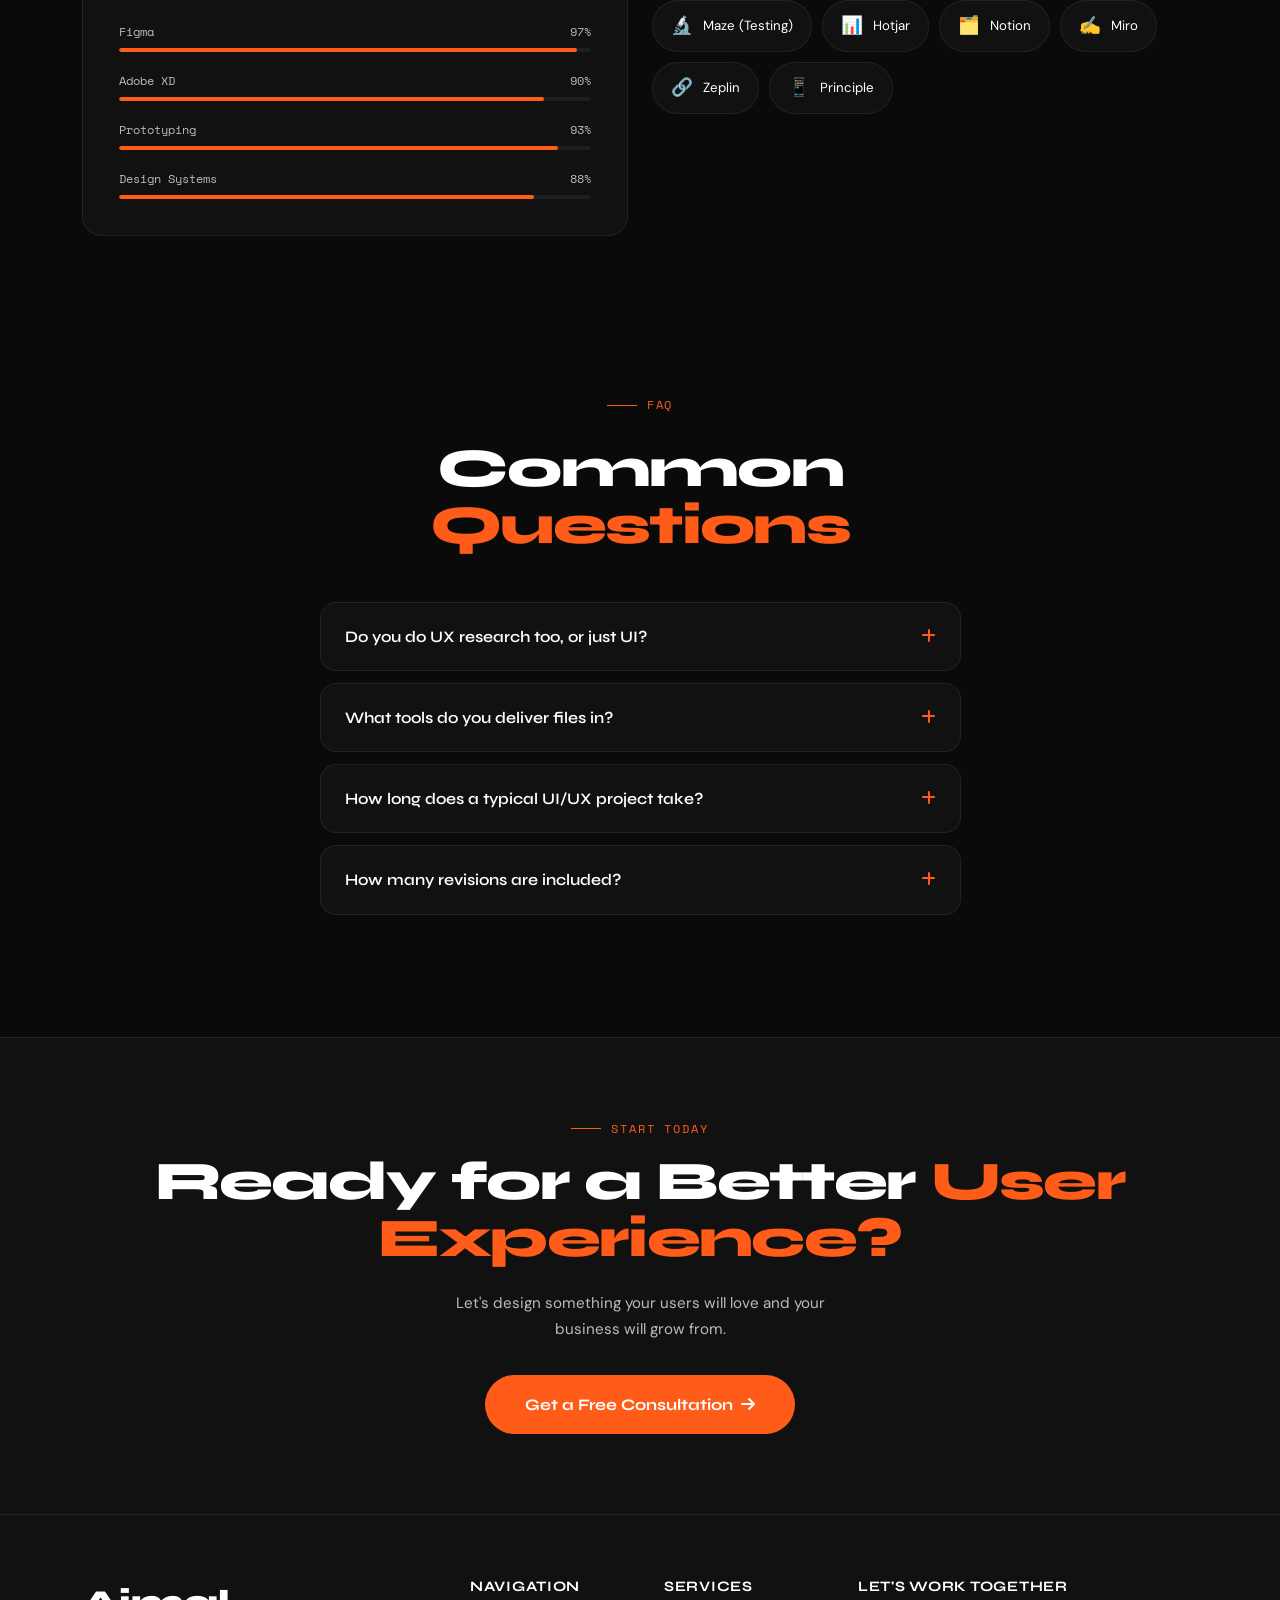
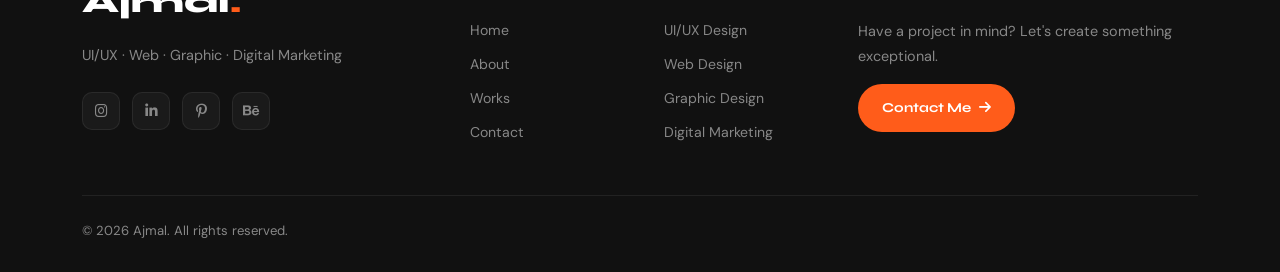
<file: uiuxservice.html>
<!DOCTYPE html>
<html lang="en">
<head>
  <meta charset="UTF-8"/>
  <meta name="viewport" content="width=device-width, initial-scale=1.0"/>
  <title>UI/UX Design — Ajmal</title>
  <link href="images/logo.webp" rel="icon" />
  <link rel="stylesheet" href="https://cdn.jsdelivr.net/npm/bootstrap@5.3.0/dist/css/bootstrap.min.css"/>
  <link rel="stylesheet" href="https://cdnjs.cloudflare.com/ajax/libs/font-awesome/6.4.0/css/all.min.css"/>
  <link rel="stylesheet" href="style.css"/>
  <link rel="stylesheet" href="gallery.css"/>
  <style>
    /* ---- PAGE-SPECIFIC OVERRIDES ---- */
    /* Hero accent line */
    .sp-hero::after {
      content:'';
      position:absolute; left:0; bottom:0; right:0; height:1px;
      background: linear-gradient(90deg, transparent, var(--accent), transparent);
    }
    /* Skill level dots */
    .skill-dots { display:flex; gap:5px; margin-top:6px; }
    .skill-dot { width:10px; height:10px; border-radius:50%; background:rgba(255,255,255,0.1); transition:var(--transition); }
    .skill-dot.filled { background:var(--accent); }
    /* Result cards */
    .result-card {
      background: linear-gradient(135deg, rgba(255,92,26,0.12) 0%, rgba(255,92,26,0.04) 100%);
      border: 1px solid rgba(255,92,26,0.25);
      border-radius: 20px; padding: 36px 30px; height:100%; text-align:center;
      transition:var(--transition); position:relative; overflow:hidden;
    }
    .result-card::before {
      content:''; position:absolute; top:-50%; left:-50%;
      width:200%; height:200%;
      background: radial-gradient(circle, rgba(255,92,26,0.08), transparent 60%);
      opacity:0; transition:var(--transition);
    }
    .result-card:hover { transform:translateY(-6px); box-shadow:var(--glow); }
    .result-card:hover::before { opacity:1; }
    .rc-num { font-family:var(--font-display); font-size:3rem; font-weight:800; color:var(--accent); line-height:1; }
    .rc-label { font-family:var(--font-mono); font-size:0.78rem; color:var(--gray-light); text-transform:uppercase; letter-spacing:.08em; margin-top:8px; }
    /* Deliverables checklist */
    .deliverable-item {
      display:flex; align-items:flex-start; gap:14px; padding:20px 24px;
      background:var(--bg-card); border:1px solid var(--border); border-radius:14px;
      margin-bottom:12px; transition:var(--transition);
    }
    .deliverable-item:hover { border-color:rgba(255,92,26,0.4); transform:translateX(6px); }
    .di-check {
      width:28px; height:28px; background:rgba(255,92,26,0.12); border:1px solid rgba(255,92,26,0.3);
      border-radius:8px; display:flex; align-items:center; justify-content:center;
      color:var(--accent); font-size:0.75rem; flex-shrink:0;
    }
    .di-title { font-family:var(--font-display); font-size:0.95rem; font-weight:700; margin-bottom:2px; }
    .di-sub { font-size:0.82rem; color:var(--gray); }
    /* Marquee strip */
    .sp-marquee { border-top:1px solid var(--border); border-bottom:1px solid var(--border); padding:16px 0; overflow:hidden; background:var(--bg-card); }
    .sp-marquee-track { display:flex; gap:60px; animation:marqueeScroll 18s linear infinite; white-space:nowrap; }
    .sp-marquee-track:hover { animation-play-state:paused; }
    @keyframes marqueeScroll { from{transform:translateX(0);} to{transform:translateX(-50%);} }
    .sp-marquee-item { display:inline-flex; align-items:center; gap:12px; font-family:var(--font-display); font-size:0.82rem; font-weight:600; color:var(--gray); text-transform:uppercase; letter-spacing:.1em; flex-shrink:0; }
    .sp-marquee-dot { width:5px; height:5px; background:var(--accent); border-radius:50%; }
  </style>
</head>
<body>

<div class="cursor-dot"></div>
<div class="cursor-ring"></div>
<div class="page-transition"></div>

<!-- NAVBAR -->
<nav class="navbar-custom navbar navbar-expand-lg">
  <div class="container">
    <a class="nav-brand" href="index.html">Ajmal<span>.</span></a>
    <button class="navbar-toggler" type="button" data-bs-toggle="collapse" data-bs-target="#navMain">
      <span class="navbar-toggler-icon"></span>
    </button>
    <div class="collapse navbar-collapse justify-content-end" id="navMain">
      <ul class="nav-links navbar-nav">
        <li class="nav-item"><a href="index.html">Home</a></li>
        <li class="nav-item"><a href="about.html">About</a></li>
        <li class="nav-item"><a href="resume.html">Resume</a></li>
        <li class="nav-item"><a href="works.html">Works</a></li>
        <li class="nav-item"><a href="service.html">Services</a></li>
        <li class="nav-item"><a href="contact.html" class="nav-cta">Let's Talk</a></li>
      </ul>
    </div>
  </div>
</nav>

<!-- ===== HERO ===== -->
<section class="sp-hero">
  <div class="hero-bg-mesh"></div>
  <div class="hero-grid-lines"></div>
  <div class="container">
    <div class="row align-items-center g-5">
      <div class="col-lg-6">
        <a href="service.html" class="back-link"><i class="fas fa-arrow-left"></i> Back to Services</a>
        <div class="sp-badge"><span class="sp-badge-dot"></span> Service — 01</div>
        <h1 class="sp-hero-title">
          <span class="line">UI/UX</span>
          <span class="line accent">Design</span>
          <span class="line stroke" style="font-size: clamp(75px, 4.5vw, 90px);">That Converts</span>
        </h1>
        <p class="sp-hero-desc">I design digital experiences that are intuitive, beautiful, and built to drive real results — from wireframes to polished, pixel-perfect interfaces.</p>
        <div class="sp-hero-actions">
          <a href="contact.html" class="btn-primary-custom btn-magnetic">Start a Project <i class="fas fa-arrow-right"></i></a>
          <a href="works.html" class="btn-outline-custom">View Work <i class="fas fa-eye"></i></a>
        </div>
      </div>
      <div class="col-lg-6">
        <div class="uiux-hero-visual parallax-target">
          <div class="uiux-mockup-stack">

            <!-- Floating card 1 — UX scores -->
            <div class="uiux-card-float c1">
              <div class="uf-label">User Satisfaction</div>
              <div class="uf-bar-row">
                <span style="font-size:.72rem; color:var(--gray-light); width:60px;">UX Score</span>
                <div class="uf-bar-bg"><div class="uf-bar-fill" style="width:94%;"></div></div>
                <span class="uf-bar-pct">94%</span>
              </div>
              <div class="uf-bar-row">
                <span style="font-size:.72rem; color:var(--gray-light); width:60px;">Usability</span>
                <div class="uf-bar-bg"><div class="uf-bar-fill" style="width:88%;"></div></div>
                <span class="uf-bar-pct">88%</span>
              </div>
              <div class="uf-bar-row">
                <span style="font-size:.72rem; color:var(--gray-light); width:60px;">Retention</span>
                <div class="uf-bar-bg"><div class="uf-bar-fill" style="width:80%;"></div></div>
                <span class="uf-bar-pct">80%</span>
              </div>
            </div>

            <!-- Floating card 2 — team/clients -->
            <div class="uiux-card-float c2">
              <div class="uf-label">Happy Clients</div>
              <div class="uf-avatar-row">
                <div class="uf-avatar"></div>
                <div class="uf-avatar" style="background:linear-gradient(135deg,#00c896,#6c63ff);"></div>
                <div class="uf-avatar" style="background:linear-gradient(135deg,#febc2e,#ff5c1a);"></div>
                <div class="uf-avatar" style="background:linear-gradient(135deg,#ff5f57,#6c63ff);"></div>
              </div>
              <div class="uf-status"><span>50+</span> clients worldwide</div>
            </div>

            <!-- Floating card 3 — stat -->
            <div class="uiux-card-float c3">
              <div class="uf-big-num">40%</div>
              <div class="uf-big-label">Avg. Conversion Lift</div>
            </div>

          </div>
        </div>
      </div>
    </div>
  </div>
</section>

<!-- MARQUEE STRIP -->
<div class="sp-marquee">
  <div class="sp-marquee-track">
    <span class="sp-marquee-item"><span class="sp-marquee-dot"></span> UX Research</span>
    <span class="sp-marquee-item"><span class="sp-marquee-dot"></span> Wireframing</span>
    <span class="sp-marquee-item"><span class="sp-marquee-dot"></span> Prototyping</span>
    <span class="sp-marquee-item"><span class="sp-marquee-dot"></span> UI Design</span>
    <span class="sp-marquee-item"><span class="sp-marquee-dot"></span> Design Systems</span>
    <span class="sp-marquee-item"><span class="sp-marquee-dot"></span> Figma</span>
    <span class="sp-marquee-item"><span class="sp-marquee-dot"></span> Interaction Design</span>
    <span class="sp-marquee-item"><span class="sp-marquee-dot"></span> Mobile-First</span>
    <span class="sp-marquee-item"><span class="sp-marquee-dot"></span> UX Research</span>
    <span class="sp-marquee-item"><span class="sp-marquee-dot"></span> Wireframing</span>
    <span class="sp-marquee-item"><span class="sp-marquee-dot"></span> Prototyping</span>
    <span class="sp-marquee-item"><span class="sp-marquee-dot"></span> UI Design</span>
    <span class="sp-marquee-item"><span class="sp-marquee-dot"></span> Design Systems</span>
    <span class="sp-marquee-item"><span class="sp-marquee-dot"></span> Figma</span>
    <span class="sp-marquee-item"><span class="sp-marquee-dot"></span> Interaction Design</span>
    <span class="sp-marquee-item"><span class="sp-marquee-dot"></span> Mobile-First</span>
  </div>
</div>

<!-- ===== PROCESS STEPS ===== -->
<section class="section">
  <div class="container">
    <div class="row mb-5">
      <div class="col-lg-5 reveal">
        <div class="section-tag">My Process</div>
        <h2 class="section-title">How I Design <span class="accent">Experiences</span></h2>
        <p class="section-subtitle">A structured, research-led approach that ensures every design decision is purposeful.</p>
      </div>
    </div>
    <div class="row g-5">
      <div class="col-lg-6">
        <div class="uiux-step reveal delay-1">
          <div class="uiux-step-line"></div>
          <div class="uiux-step-icon">🔍</div>
          <div>
            <div class="uiux-step-num">Step 01</div>
            <div class="uiux-step-title">Discover &amp; Research</div>
            <div class="uiux-step-desc">User interviews, competitor analysis, heuristic audits. I understand the problem deeply before touching any design tool.</div>
          </div>
        </div>
        <div class="uiux-step reveal delay-2">
          <div class="uiux-step-line"></div>
          <div class="uiux-step-icon">🗺️</div>
          <div>
            <div class="uiux-step-num">Step 02</div>
            <div class="uiux-step-title">Define &amp; Map</div>
            <div class="uiux-step-desc">User flows, personas, information architecture. Laying out the blueprint before building the house.</div>
          </div>
        </div>
        <div class="uiux-step reveal delay-3">
          <div class="uiux-step-line"></div>
          <div class="uiux-step-icon">✏️</div>
          <div>
            <div class="uiux-step-num">Step 03</div>
            <div class="uiux-step-title">Wireframe &amp; Iterate</div>
            <div class="uiux-step-desc">Lo-fi to hi-fi wireframes, rapid iteration, feedback loops. Ideas made tangible before full visual design.</div>
          </div>
        </div>
        <div class="uiux-step reveal delay-4">
          <div class="uiux-step-icon">🚀</div>
          <div>
            <div class="uiux-step-num">Step 04</div>
            <div class="uiux-step-title">Design &amp; Deliver</div>
            <div class="uiux-step-desc">High-fidelity UI, design system, interactive prototype and developer handoff. Production-ready, documented, and beautiful.</div>
          </div>
        </div>
      </div>
      <div class="col-lg-6 reveal-right delay-2">
        <!-- Deliverables list -->
        <div class="section-tag mb-4">Deliverables</div>
        <div class="deliverable-item">
          <div class="di-check"><i class="fas fa-check"></i></div>
          <div><div class="di-title">UX Audit Report</div><div class="di-sub">Heuristic evaluation with prioritised recommendations</div></div>
        </div>
        <div class="deliverable-item">
          <div class="di-check"><i class="fas fa-check"></i></div>
          <div><div class="di-title">User Flows &amp; IA</div><div class="di-sub">Complete site map and navigation architecture</div></div>
        </div>
        <div class="deliverable-item">
          <div class="di-check"><i class="fas fa-check"></i></div>
          <div><div class="di-title">Wireframes (Lo + Hi-fi)</div><div class="di-sub">All screens across mobile, tablet &amp; desktop</div></div>
        </div>
        <div class="deliverable-item">
          <div class="di-check"><i class="fas fa-check"></i></div>
          <div><div class="di-title">Interactive Prototype</div><div class="di-sub">Clickable Figma prototype for user testing</div></div>
        </div>
        <div class="deliverable-item">
          <div class="di-check"><i class="fas fa-check"></i></div>
          <div><div class="di-title">Design System</div><div class="di-sub">Components, tokens, spacing — dev-ready</div></div>
        </div>
        <div class="deliverable-item">
          <div class="di-check"><i class="fas fa-check"></i></div>
          <div><div class="di-title">Dev Handoff</div><div class="di-sub">Figma export with specs, assets &amp; annotations</div></div>
        </div>
      </div>
    </div>
  </div>
</section>

<!-- ===== RESULTS ===== -->
<section class="section" style="background:var(--bg-card); border-top:1px solid var(--border); border-bottom:1px solid var(--border);">
  <div class="container">
    <div class="row mb-5">
      <div class="col-lg-6 reveal">
        <div class="section-tag">Results</div>
        <h2 class="section-title">Design That <span class="accent">Delivers</span> Numbers</h2>
      </div>
    </div>
    <div class="row g-4">
      <div class="col-6 col-md-3 reveal delay-1">
        <div class="result-card">
          <div class="rc-num"><span class="count-num" data-target="40" data-suffix="%">0%</span></div>
          <div class="rc-label">Avg. Conversion Lift</div>
        </div>
      </div>
      <div class="col-6 col-md-3 reveal delay-2">
        <div class="result-card">
          <div class="rc-num"><span class="count-num" data-target="60" data-suffix="%">0%</span></div>
          <div class="rc-label">Bounce Rate Reduced</div>
        </div>
      </div>
      <div class="col-6 col-md-3 reveal delay-3">
        <div class="result-card">
          <div class="rc-num"><span class="count-num" data-target="3" data-suffix="x">0x</span></div>
          <div class="rc-label">User Engagement</div>
        </div>
      </div>
      <div class="col-6 col-md-3 reveal delay-4">
        <div class="result-card">
          <div class="rc-num"><span class="count-num" data-target="30" data-suffix="+">0+</span></div>
          <div class="rc-label">Screens Designed</div>
        </div>
      </div>
    </div>
  </div>
</section>

<!-- ===== TOOLS ===== -->
<section class="section">
  <div class="container">
    <div class="row mb-5">
      <div class="col-lg-6 reveal">
        <div class="section-tag">Tools</div>
        <h2 class="section-title">My Design <span class="accent">Toolkit</span></h2>
      </div>
    </div>
    <div class="row g-4 mb-5">
      <div class="col-lg-6 reveal delay-1">
        <div style="background:var(--bg-card); border:1px solid var(--border); border-radius:20px; padding:36px;">
          <div class="section-tag mb-4">Proficiency</div>
          <div style="margin-bottom:18px;">
            <div style="display:flex;justify-content:space-between;font-family:var(--font-mono);font-size:.78rem;color:var(--gray-light);margin-bottom:6px;"><span>Figma</span><span>97%</span></div>
            <div class="skill-bar"><div class="skill-bar-fill" data-width="97%"></div></div>
          </div>
          <div style="margin-bottom:18px;">
            <div style="display:flex;justify-content:space-between;font-family:var(--font-mono);font-size:.78rem;color:var(--gray-light);margin-bottom:6px;"><span>Adobe XD</span><span>90%</span></div>
            <div class="skill-bar"><div class="skill-bar-fill" data-width="90%"></div></div>
          </div>
          <div style="margin-bottom:18px;">
            <div style="display:flex;justify-content:space-between;font-family:var(--font-mono);font-size:.78rem;color:var(--gray-light);margin-bottom:6px;"><span>Prototyping</span><span>93%</span></div>
            <div class="skill-bar"><div class="skill-bar-fill" data-width="93%"></div></div>
          </div>
          <div style="margin-bottom:0;">
            <div style="display:flex;justify-content:space-between;font-family:var(--font-mono);font-size:.78rem;color:var(--gray-light);margin-bottom:6px;"><span>Design Systems</span><span>88%</span></div>
            <div class="skill-bar"><div class="skill-bar-fill" data-width="88%"></div></div>
          </div>
        </div>
      </div>
      <div class="col-lg-6 reveal delay-2">
        <div class="tool-pill-grid" style="margin-bottom:16px;">
          <div class="tool-pill"><span class="tool-pill-icon">🎨</span> Figma</div>
          <div class="tool-pill"><span class="tool-pill-icon">🖌️</span> Adobe XD</div>
          <div class="tool-pill"><span class="tool-pill-icon">📐</span> Sketch</div>
          <div class="tool-pill"><span class="tool-pill-icon">⚡</span> Framer</div>
          <div class="tool-pill"><span class="tool-pill-icon">🔬</span> Maze (Testing)</div>
          <div class="tool-pill"><span class="tool-pill-icon">📊</span> Hotjar</div>
          <div class="tool-pill"><span class="tool-pill-icon">🗂️</span> Notion</div>
          <div class="tool-pill"><span class="tool-pill-icon">✍️</span> Miro</div>
          <div class="tool-pill"><span class="tool-pill-icon">🔗</span> Zeplin</div>
          <div class="tool-pill"><span class="tool-pill-icon">📱</span> Principle</div>
        </div>
      </div>
    </div>
  </div>
</section>

<!-- ===== FAQ ===== -->
<section class="section" style="padding-top:0;">
  <div class="container">
    <div class="row">
      <div class="col-lg-7 mx-auto">
        <div class="section-tag justify-content-center mb-4">FAQ</div>
        <h2 class="section-title text-center mb-5">Common <span class="accent">Questions</span></h2>
        <div class="faq-item reveal">
          <div class="faq-q">Do you do UX research too, or just UI? <span class="faq-icon"><i class="fas fa-plus"></i></span></div>
          <div class="faq-a">I handle both. Every project starts with research — user interviews, competitive analysis, and UX audits — before any visual design begins. This ensures the interface solves real problems.</div>
        </div>
        <div class="faq-item reveal delay-1">
          <div class="faq-q">What tools do you deliver files in? <span class="faq-icon"><i class="fas fa-plus"></i></span></div>
          <div class="faq-a">Primarily Figma, with all assets, components, and design tokens neatly organised for developer handoff. I can also deliver in Adobe XD or Sketch if required.</div>
        </div>
        <div class="faq-item reveal delay-2">
          <div class="faq-q">How long does a typical UI/UX project take? <span class="faq-icon"><i class="fas fa-plus"></i></span></div>
          <div class="faq-a">A mobile app design (10–20 screens) typically takes 3–5 weeks. A full web platform 4–8 weeks depending on complexity. We'll agree on timelines during our kickoff call.</div>
        </div>
        <div class="faq-item reveal delay-3">
          <div class="faq-q">How many revisions are included? <span class="faq-icon"><i class="fas fa-plus"></i></span></div>
          <div class="faq-a">Starter packages include 2 revision rounds. Pro and Enterprise packages include unlimited revisions within the scope. I work until you're completely happy with the result.</div>
        </div>
      </div>
    </div>
  </div>
</section>

<!-- CTA -->
<section class="cta-strip">
  <div class="container reveal">
    <div class="section-tag justify-content-center">Start Today</div>
    <h2 class="section-title mb-4">Ready for a Better <span class="accent">User Experience?</span></h2>
    <p style="color:var(--gray-light); max-width:420px; margin:0 auto 32px; font-size:.95rem;">Let's design something your users will love and your business will grow from.</p>
    <a href="contact.html" class="btn-primary-custom btn-magnetic" style="font-size:1rem; padding:16px 40px;">Get a Free Consultation <i class="fas fa-arrow-right"></i></a>
  </div>
</section>

<!-- FOOTER -->
<footer>
  <div class="container">
    <div class="row g-5">
      <div class="col-lg-4">
        <div class="footer-brand">Ajmal<span>.</span></div>
        <p class="footer-desc">UI/UX · Web · Graphic · Digital Marketing</p>
        <div class="social-links mt-4">
        <a href="https://www.instagram.com/ajueay/" class="social-link"><i class="fab fa-instagram"></i></a>
        <a href="https://www.linkedin.com/in/ajmal47/" class="social-link"><i class="fab fa-linkedin-in"></i></a>
        <a href="https://in.pinterest.com/Ajueayy/" class="social-link"><i class="fab fa-pinterest-p"></i></a>
        <a href="https://www.behance.net/ajmalaju165" class="social-link"><i class="fab fa-behance"></i></a>
      </div>
      </div>
      <div class="col-6 col-lg-2">
        <div class="footer-link-title">Navigation</div>
        <a href="index.html" class="footer-link">Home</a>
        <a href="about.html" class="footer-link">About</a>
        <a href="works.html" class="footer-link">Works</a>
        <a href="contact.html" class="footer-link">Contact</a>
      </div>
      <div class="col-6 col-lg-2">
        <div class="footer-link-title">Services</div>
        <a href="uiuxservice.html" class="footer-link">UI/UX Design</a>
        <a href="webservice.html" class="footer-link">Web Design</a>
        <a href="gallery.js" class="footer-link">Graphic Design</a>
        <a href="digitalservice.html" class="footer-link">Digital Marketing</a>
      </div>
      <div class="col-lg-4">
        <div class="footer-link-title">Let's Work Together</div>
        <p style="font-size:.9rem; color:var(--gray); margin-bottom:16px;">Have a project in mind? Let's create something exceptional.</p>
        <a href="contact.html" class="btn-primary-custom" style="display:inline-flex; font-size:.85rem; padding:12px 24px;">Contact Me <i class="fas fa-arrow-right"></i></a>
      </div>
    </div>
    <div class="footer-divider"></div>
    <div class="footer-bottom">
      <div class="footer-copy">© 2026 Ajmal. All rights reserved.</div>
    </div>
  </div>
</footer>

<script src="https://cdn.jsdelivr.net/npm/bootstrap@5.3.0/dist/js/bootstrap.bundle.min.js"></script>
<script src="main.js"></script>
<script src="gallery.js"></script>
<style>
.skill-bar { background:rgba(255,255,255,0.06); height:4px; border-radius:2px; overflow:hidden; }
.skill-bar-fill { height:100%; background:var(--accent); border-radius:2px; width:0%; transition:width 1.5s cubic-bezier(0.23,1,0.32,1); }
</style>
</body>
</html>
</file>
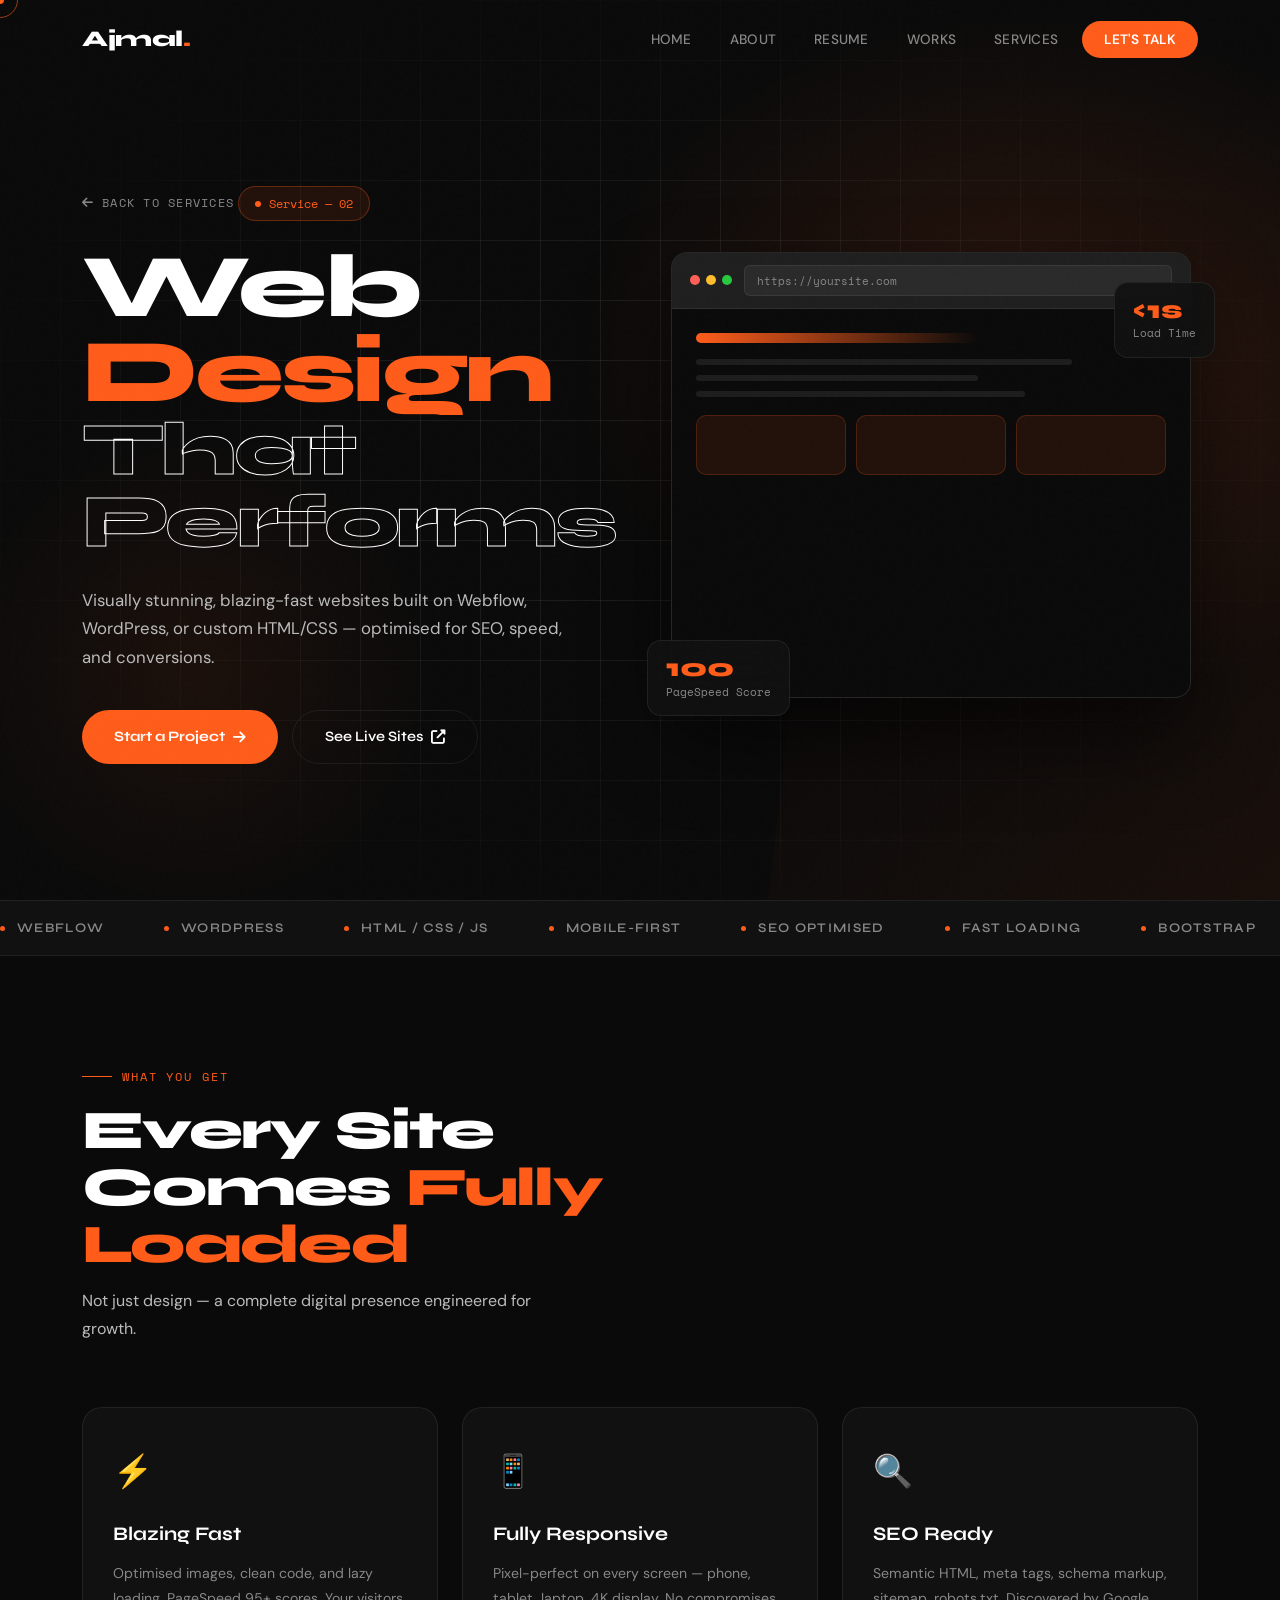
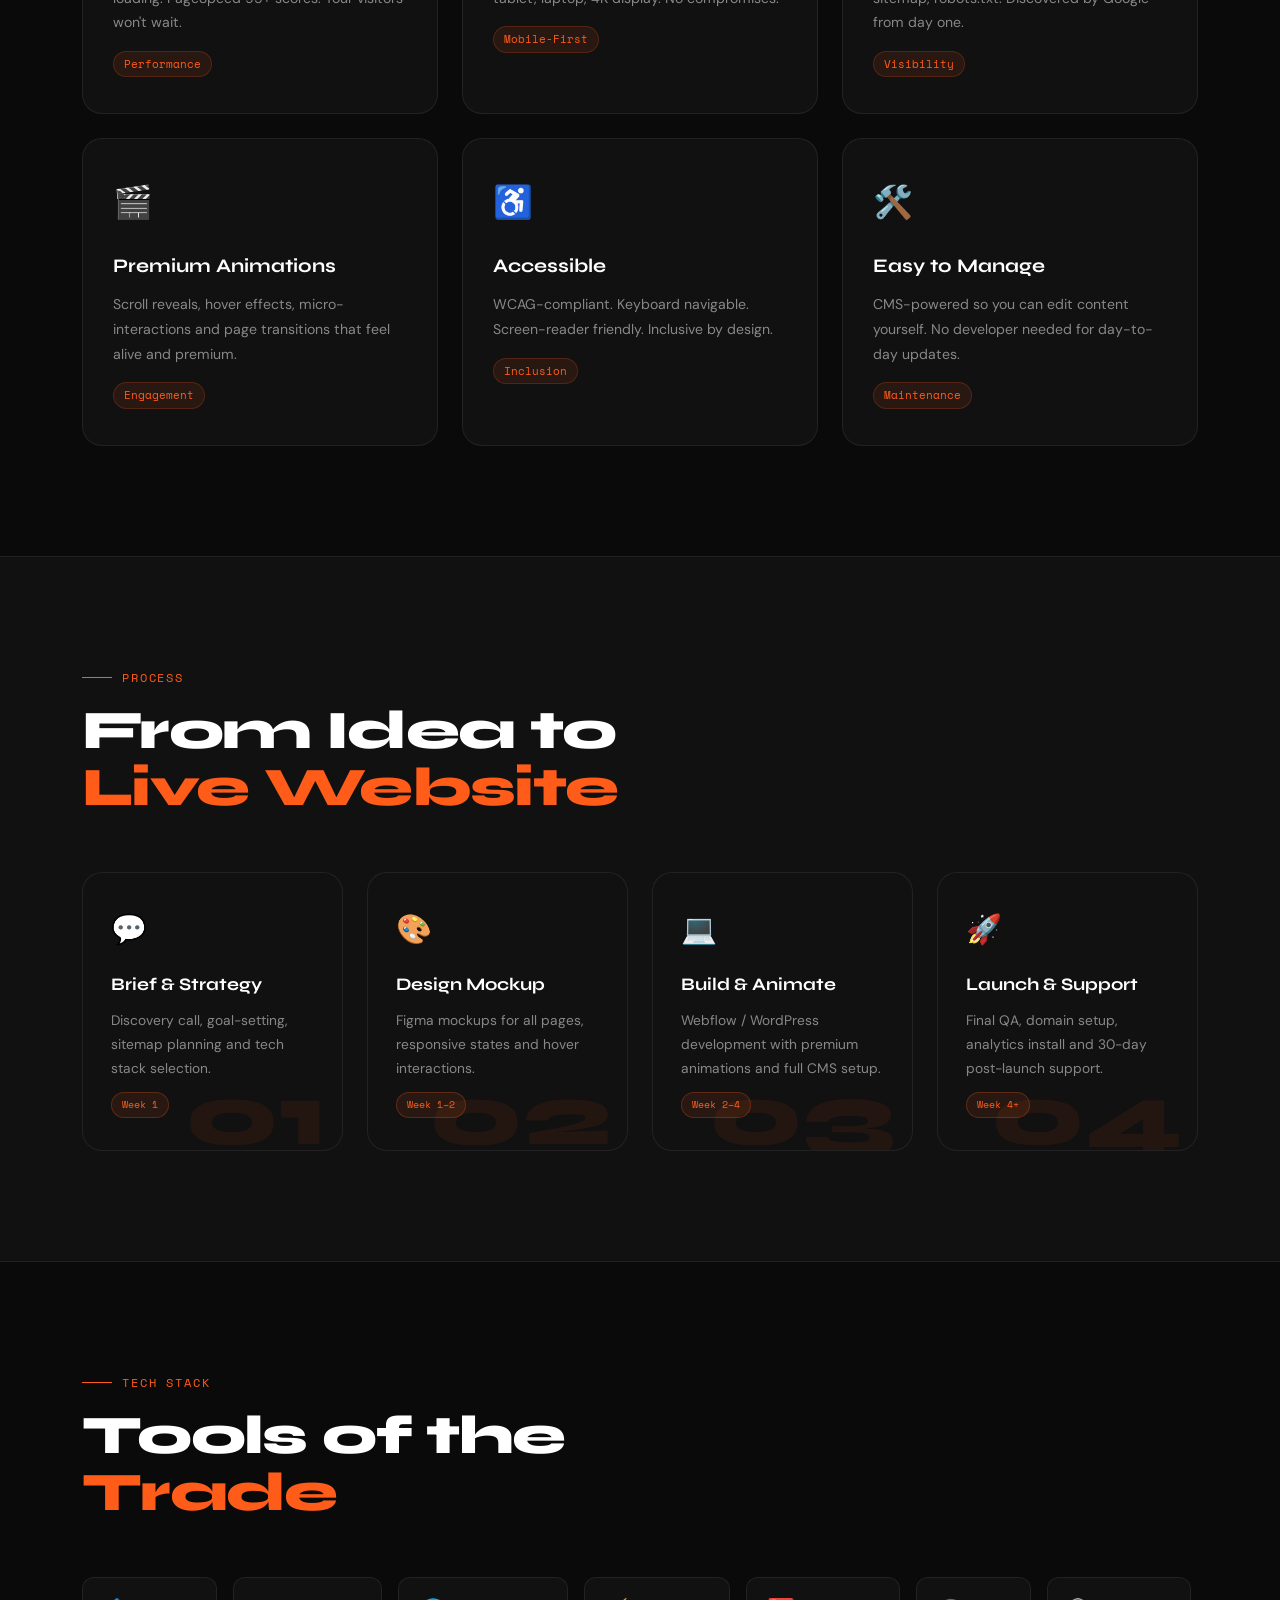
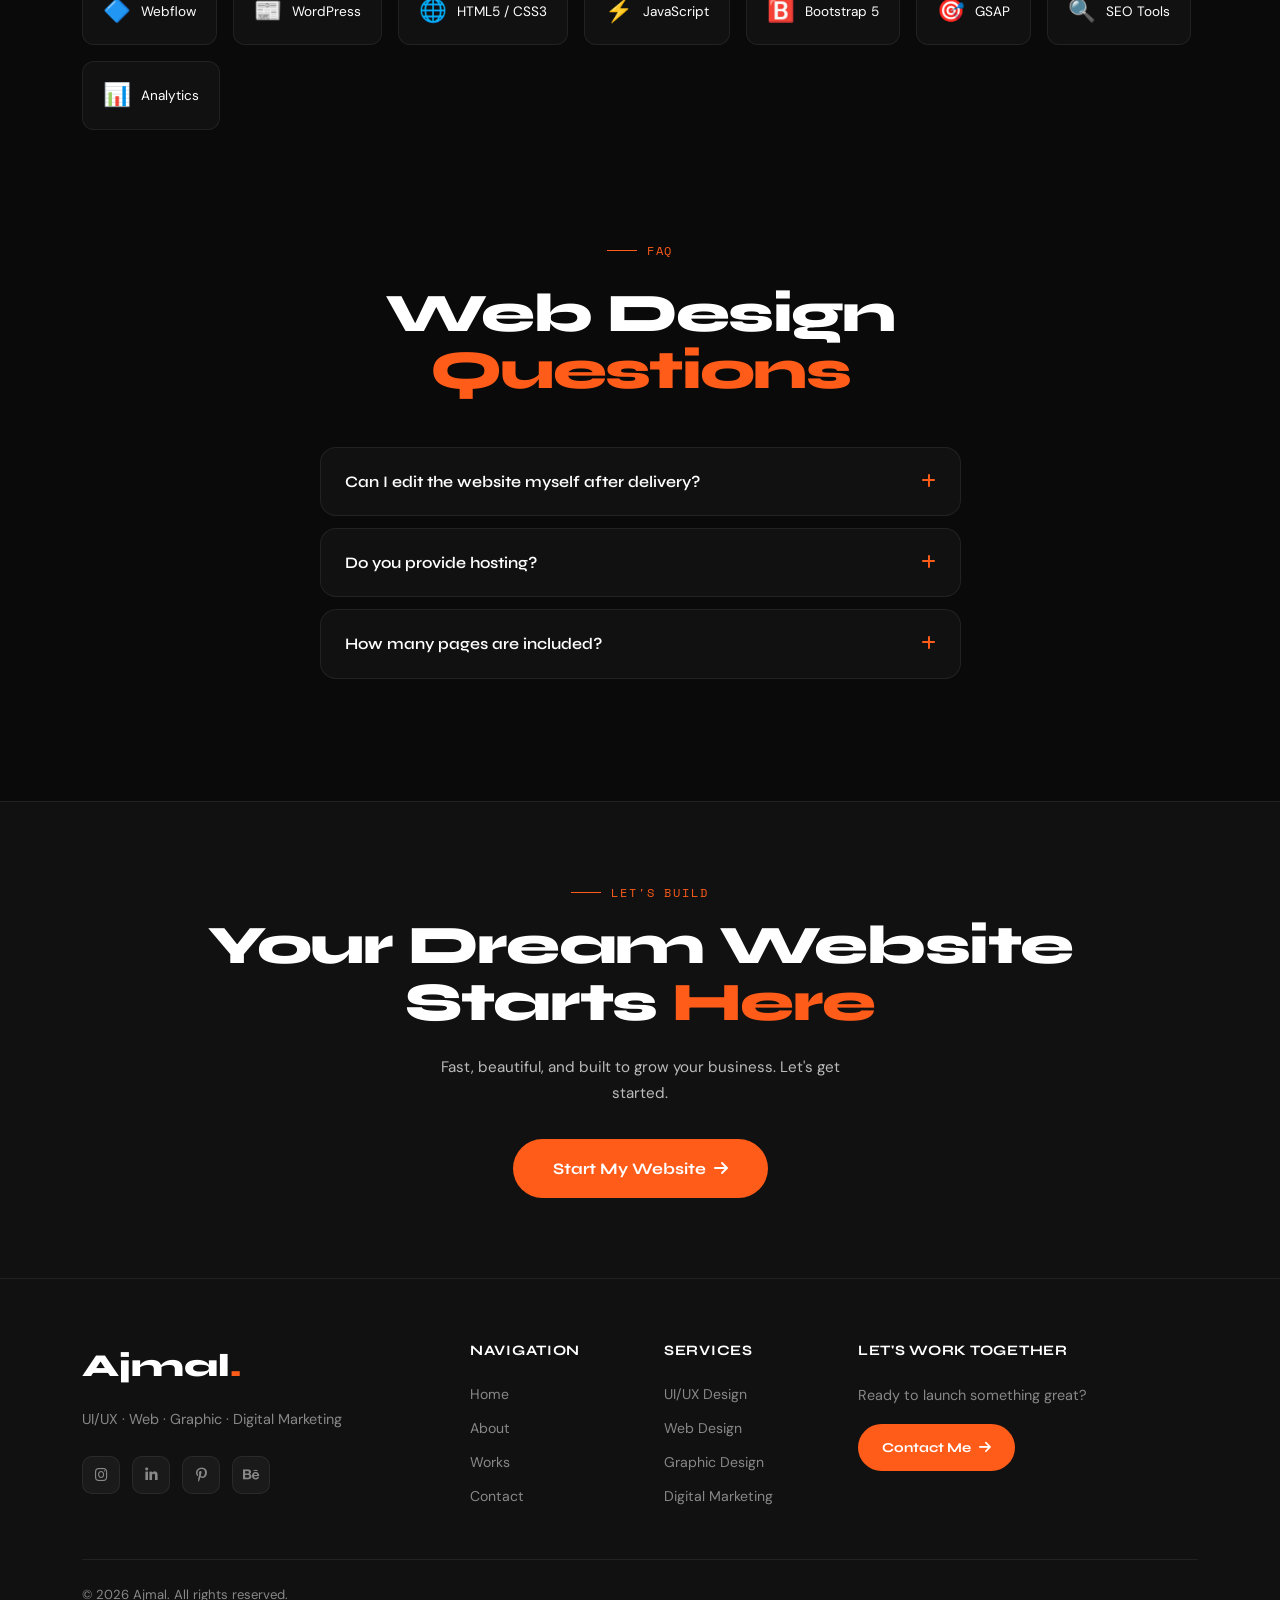
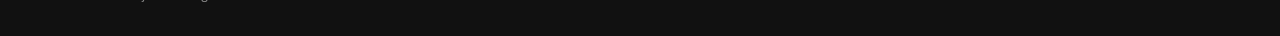
<file: webservice.html>
<!DOCTYPE html>
<html lang="en">
<head>
  <meta charset="UTF-8"/>
  <meta name="viewport" content="width=device-width, initial-scale=1.0"/>
  <title>Web Design — Ajmal</title>
  <link href="images/logo.webp" rel="icon" />
  <link rel="stylesheet" href="https://cdn.jsdelivr.net/npm/bootstrap@5.3.0/dist/css/bootstrap.min.css"/>
  <link rel="stylesheet" href="https://cdnjs.cloudflare.com/ajax/libs/font-awesome/6.4.0/css/all.min.css"/>
  <link rel="stylesheet" href="style.css"/>
  <link rel="stylesheet" href="gallery.css"/>
  <style>
    /* Web Design — hero diagonal line accent */
    .sp-hero::before {
      content:''; position:absolute; top:0; right:0;
      width:40%; height:100%;
      background: linear-gradient(135deg, transparent 40%, rgba(255,92,26,0.06) 100%);
      clip-path: polygon(20% 0%, 100% 0%, 100% 100%, 0% 100%);
      pointer-events:none;
    }
    /* Animated neon underline on headline */
    .neon-underline { position:relative; display:inline-block; }
    .neon-underline::after {
      content:''; position:absolute; left:0; bottom:-4px;
      width:0%; height:3px;
      background: linear-gradient(90deg, var(--accent), var(--accent2));
      border-radius:2px; animation: neonLine 1s 1s cubic-bezier(0.23,1,0.32,1) forwards;
    }
    @keyframes neonLine { to { width:100%; } }
    /* Responsive score ring */
    .score-ring-wrap { position:relative; width:120px; height:120px; margin:auto; }
    .score-ring-wrap svg { width:100%; height:100%; transform:rotate(-90deg); }
    .score-circle-bg { fill:none; stroke:rgba(255,255,255,0.06); stroke-width:6; }
    .score-circle-fill { fill:none; stroke:var(--accent); stroke-width:6; stroke-linecap:round; stroke-dasharray:339; stroke-dashoffset:339; transition:stroke-dashoffset 2s cubic-bezier(0.23,1,0.32,1); }
    .score-circle-fill.animate { stroke-dashoffset:20; }
    .score-label { position:absolute; top:50%; left:50%; transform:translate(-50%,-50%); text-align:center; }
    .score-label .num { font-family:var(--font-display); font-size:1.6rem; font-weight:800; color:var(--white); }
    .score-label .sub { font-family:var(--font-mono); font-size:0.6rem; color:var(--gray); }
    /* Pricing mini-table */
    .price-table { background:var(--bg-card); border:1px solid var(--border); border-radius:20px; overflow:hidden; }
    .pt-header { background:var(--accent); padding:20px 28px; display:flex; justify-content:space-between; align-items:center; }
    .pt-title { font-family:var(--font-display); font-size:1.1rem; font-weight:800; color:var(--white); }
    .pt-price { font-family:var(--font-display); font-size:1.8rem; font-weight:800; color:var(--white); }
    .pt-row { display:flex; align-items:center; gap:12px; padding:14px 28px; border-bottom:1px solid var(--border); font-size:.88rem; color:var(--gray-light); }
    .pt-row:last-child { border-bottom:0; }
    .pt-row i { color:var(--accent); width:16px; }
    /* Step cards — horizontal numbered */
    .web-step-card {
      background:var(--bg-card); border:1px solid var(--border); border-radius:20px;
      padding:32px 28px; height:100%; transition:var(--transition); position:relative; overflow:hidden;
    }
    .web-step-card:hover { border-color:rgba(255,92,26,0.4); transform:translateY(-6px); box-shadow:var(--glow); }
    .ws-num-bg {
      font-family:var(--font-display); font-size:5.5rem; font-weight:800;
      color:rgba(255,92,26,0.08); position:absolute; right:16px; bottom:-10px; line-height:1;
    }
    .ws-icon { font-size:1.8rem; margin-bottom:16px; }
    .ws-title { font-family:var(--font-display); font-size:1.1rem; font-weight:700; margin-bottom:8px; }
    .ws-desc { font-size:.86rem; color:var(--gray); line-height:1.75; }
    .ws-tag { display:inline-block; background:rgba(255,92,26,0.1); border:1px solid rgba(255,92,26,0.25); color:var(--accent); font-family:var(--font-mono); font-size:.65rem; padding:3px 10px; border-radius:50px; margin-top:12px; }
    /* Speed meter */
    .speed-meter {
      background:var(--bg-card); border:1px solid var(--border); border-radius:20px;
      padding:32px; display:flex; flex-direction:column; align-items:center; gap:16px;
    }
    .sp-marquee { border-top:1px solid var(--border); border-bottom:1px solid var(--border); padding:16px 0; overflow:hidden; background:var(--bg-card); }
    .sp-marquee-track { display:flex; gap:60px; animation:marqueeScroll 22s linear infinite; white-space:nowrap; }
    .sp-marquee-track:hover { animation-play-state:paused; }
    @keyframes marqueeScroll { from{transform:translateX(0);} to{transform:translateX(-50%);} }
    .sp-marquee-item { display:inline-flex; align-items:center; gap:12px; font-family:var(--font-display); font-size:.82rem; font-weight:600; color:var(--gray); text-transform:uppercase; letter-spacing:.1em; flex-shrink:0; }
    .sp-marquee-dot { width:5px; height:5px; background:var(--accent); border-radius:50%; }
  </style>
</head>
<body>

<div class="cursor-dot"></div>
<div class="cursor-ring"></div>
<div class="page-transition"></div>

<!-- NAVBAR -->
<nav class="navbar-custom navbar navbar-expand-lg">
  <div class="container">
    <a class="nav-brand" href="index.html">Ajmal<span>.</span></a>
    <button class="navbar-toggler" type="button" data-bs-toggle="collapse" data-bs-target="#navMain">
      <span class="navbar-toggler-icon"></span>
    </button>
    <div class="collapse navbar-collapse justify-content-end" id="navMain">
      <ul class="nav-links navbar-nav">
        <li class="nav-item"><a href="index.html">Home</a></li>
        <li class="nav-item"><a href="about.html">About</a></li>
        <li class="nav-item"><a href="resume.html">Resume</a></li>
        <li class="nav-item"><a href="works.html">Works</a></li>
        <li class="nav-item"><a href="service.html">Services</a></li>
        <li class="nav-item"><a href="contact.html" class="nav-cta">Let's Talk</a></li>
      </ul>
    </div>
  </div>
</nav>

<!-- HERO -->
<section class="sp-hero">
  <div class="hero-bg-mesh"></div>
  <div class="hero-grid-lines"></div>
  <div class="container">
    <div class="row align-items-center g-5">
      <div class="col-lg-6">
        <a href="service.html" class="back-link"><i class="fas fa-arrow-left"></i> Back to Services</a>
        <div class="sp-badge"><span class="sp-badge-dot"></span> Service — 02</div>
        <h1 class="sp-hero-title">
          <span class="line">Web</span>
          <span class="line accent neon-underline">Design</span>
          <span class="line stroke" style="font-size: clamp(75px, 4.5vw, 90px);">That Performs</span>
        </h1>
        <p class="sp-hero-desc">Visually stunning, blazing-fast websites built on Webflow, WordPress, or custom HTML/CSS — optimised for SEO, speed, and conversions.</p>
        <div class="sp-hero-actions">
          <a href="contact.html" class="btn-primary-custom btn-magnetic">Start a Project <i class="fas fa-arrow-right"></i></a>
          <a href="works.html" class="btn-outline-custom">See Live Sites <i class="fas fa-external-link-alt"></i></a>
        </div>
      </div>
      <div class="col-lg-6">
        <div class="web-hero-mockup parallax-target">
          <div class="web-browser-frame">
            <div class="web-browser-bar">
              <div class="wb-dots"><div class="wb-dot r"></div><div class="wb-dot y"></div><div class="wb-dot g"></div></div>
              <div class="wb-url-bar">https://yoursite.com</div>
            </div>
            <div class="web-browser-content">
              <div class="wb-content-inner">
                <div class="wb-hero-stripe"></div>
                <div class="wb-text-lines">
                  <div style="width:80%;"></div>
                  <div style="width:60%;"></div>
                  <div style="width:70%;"></div>
                </div>
                <div class="wb-card-row">
                  <div class="wb-mini-card"></div>
                  <div class="wb-mini-card"></div>
                  <div class="wb-mini-card"></div>
                </div>
              </div>
            </div>
          </div>
          <div class="web-float-stat ws1">
            <div class="ws-num">100</div>
            <div class="ws-label">PageSpeed Score</div>
          </div>
          <div class="web-float-stat ws2">
            <div class="ws-num">&lt;1s</div>
            <div class="ws-label">Load Time</div>
          </div>
        </div>
      </div>
    </div>
  </div>
</section>

<!-- MARQUEE -->
<div class="sp-marquee">
  <div class="sp-marquee-track">
    <span class="sp-marquee-item"><span class="sp-marquee-dot"></span> Webflow</span>
    <span class="sp-marquee-item"><span class="sp-marquee-dot"></span> WordPress</span>
    <span class="sp-marquee-item"><span class="sp-marquee-dot"></span> HTML / CSS / JS</span>
    <span class="sp-marquee-item"><span class="sp-marquee-dot"></span> Mobile-First</span>
    <span class="sp-marquee-item"><span class="sp-marquee-dot"></span> SEO Optimised</span>
    <span class="sp-marquee-item"><span class="sp-marquee-dot"></span> Fast Loading</span>
    <span class="sp-marquee-item"><span class="sp-marquee-dot"></span> Bootstrap</span>
    <span class="sp-marquee-item"><span class="sp-marquee-dot"></span> GSAP Animations</span>
    <span class="sp-marquee-item"><span class="sp-marquee-dot"></span> Webflow</span>
    <span class="sp-marquee-item"><span class="sp-marquee-dot"></span> WordPress</span>
    <span class="sp-marquee-item"><span class="sp-marquee-dot"></span> HTML / CSS / JS</span>
    <span class="sp-marquee-item"><span class="sp-marquee-dot"></span> Mobile-First</span>
    <span class="sp-marquee-item"><span class="sp-marquee-dot"></span> SEO Optimised</span>
    <span class="sp-marquee-item"><span class="sp-marquee-dot"></span> Fast Loading</span>
    <span class="sp-marquee-item"><span class="sp-marquee-dot"></span> Bootstrap</span>
    <span class="sp-marquee-item"><span class="sp-marquee-dot"></span> GSAP Animations</span>
  </div>
</div>

<!-- FEATURES -->
<section class="section">
  <div class="container">
    <div class="row mb-5">
      <div class="col-lg-6 reveal">
        <div class="section-tag">What You Get</div>
        <h2 class="section-title">Every Site Comes <span class="accent">Fully Loaded</span></h2>
        <p class="section-subtitle">Not just design — a complete digital presence engineered for growth.</p>
      </div>
    </div>
    <div class="row g-4">
      <div class="col-md-6 col-lg-4 reveal delay-1">
        <div class="web-feature-card">
          <span class="wf-icon">⚡</span>
          <div class="wf-title">Blazing Fast</div>
          <div class="wf-desc">Optimised images, clean code, and lazy loading. PageSpeed 95+ scores. Your visitors won't wait.</div>
          <div class="wf-tag">Performance</div>
        </div>
      </div>
      <div class="col-md-6 col-lg-4 reveal delay-2">
        <div class="web-feature-card">
          <span class="wf-icon">📱</span>
          <div class="wf-title">Fully Responsive</div>
          <div class="wf-desc">Pixel-perfect on every screen — phone, tablet, laptop, 4K display. No compromises.</div>
          <div class="wf-tag">Mobile-First</div>
        </div>
      </div>
      <div class="col-md-6 col-lg-4 reveal delay-3">
        <div class="web-feature-card">
          <span class="wf-icon">🔍</span>
          <div class="wf-title">SEO Ready</div>
          <div class="wf-desc">Semantic HTML, meta tags, schema markup, sitemap, robots.txt. Discovered by Google from day one.</div>
          <div class="wf-tag">Visibility</div>
        </div>
      </div>
      <div class="col-md-6 col-lg-4 reveal delay-1">
        <div class="web-feature-card">
          <span class="wf-icon">🎬</span>
          <div class="wf-title">Premium Animations</div>
          <div class="wf-desc">Scroll reveals, hover effects, micro-interactions and page transitions that feel alive and premium.</div>
          <div class="wf-tag">Engagement</div>
        </div>
      </div>
      <div class="col-md-6 col-lg-4 reveal delay-2">
        <div class="web-feature-card">
          <span class="wf-icon">♿</span>
          <div class="wf-title">Accessible</div>
          <div class="wf-desc">WCAG-compliant. Keyboard navigable. Screen-reader friendly. Inclusive by design.</div>
          <div class="wf-tag">Inclusion</div>
        </div>
      </div>
      <div class="col-md-6 col-lg-4 reveal delay-3">
        <div class="web-feature-card">
          <span class="wf-icon">🛠️</span>
          <div class="wf-title">Easy to Manage</div>
          <div class="wf-desc">CMS-powered so you can edit content yourself. No developer needed for day-to-day updates.</div>
          <div class="wf-tag">Maintenance</div>
        </div>
      </div>
    </div>
  </div>
</section>

<!-- PROCESS STEPS -->
<section class="section" style="background:var(--bg-card); border-top:1px solid var(--border); border-bottom:1px solid var(--border);">
  <div class="container">
    <div class="row mb-5">
      <div class="col-lg-6 reveal">
        <div class="section-tag">Process</div>
        <h2 class="section-title">From Idea to <span class="accent">Live Website</span></h2>
      </div>
    </div>
    <div class="row g-4">
      <div class="col-sm-6 col-lg-3 reveal delay-1">
        <div class="web-step-card">
          <div class="ws-num-bg">01</div>
          <div class="ws-icon">💬</div>
          <div class="ws-title">Brief &amp; Strategy</div>
          <div class="ws-desc">Discovery call, goal-setting, sitemap planning and tech stack selection.</div>
          <div class="ws-tag">Week 1</div>
        </div>
      </div>
      <div class="col-sm-6 col-lg-3 reveal delay-2">
        <div class="web-step-card">
          <div class="ws-num-bg">02</div>
          <div class="ws-icon">🎨</div>
          <div class="ws-title">Design Mockup</div>
          <div class="ws-desc">Figma mockups for all pages, responsive states and hover interactions.</div>
          <div class="ws-tag">Week 1–2</div>
        </div>
      </div>
      <div class="col-sm-6 col-lg-3 reveal delay-3">
        <div class="web-step-card">
          <div class="ws-num-bg">03</div>
          <div class="ws-icon">💻</div>
          <div class="ws-title">Build &amp; Animate</div>
          <div class="ws-desc">Webflow / WordPress development with premium animations and full CMS setup.</div>
          <div class="ws-tag">Week 2–4</div>
        </div>
      </div>
      <div class="col-sm-6 col-lg-3 reveal delay-4">
        <div class="web-step-card">
          <div class="ws-num-bg">04</div>
          <div class="ws-icon">🚀</div>
          <div class="ws-title">Launch &amp; Support</div>
          <div class="ws-desc">Final QA, domain setup, analytics install and 30-day post-launch support.</div>
          <div class="ws-tag">Week 4+</div>
        </div>
      </div>
    </div>
  </div>
</section>

<!-- TECH STACK -->
<section class="section">
  <div class="container">
    <div class="row mb-5 align-items-end">
      <div class="col-lg-6 reveal">
        <div class="section-tag">Tech Stack</div>
        <h2 class="section-title">Tools of the <span class="accent">Trade</span></h2>
      </div>
    </div>
    <div class="tech-stack-row reveal">
      <div class="tech-badge"><span class="tech-badge-icon">🔷</span> Webflow</div>
      <div class="tech-badge"><span class="tech-badge-icon">📰</span> WordPress</div>
      <div class="tech-badge"><span class="tech-badge-icon">🌐</span> HTML5 / CSS3</div>
      <div class="tech-badge"><span class="tech-badge-icon">⚡</span> JavaScript</div>
      <div class="tech-badge"><span class="tech-badge-icon">🅱️</span> Bootstrap 5</div>
      <div class="tech-badge"><span class="tech-badge-icon">🎯</span> GSAP</div>
      <div class="tech-badge"><span class="tech-badge-icon">🔍</span> SEO Tools</div>
      <div class="tech-badge"><span class="tech-badge-icon">📊</span> Analytics</div>
    </div>
  </div>
</section>

<!-- FAQ -->
<section class="section" style="padding-top:0;">
  <div class="container">
    <div class="row">
      <div class="col-lg-7 mx-auto">
        <div class="section-tag justify-content-center mb-4">FAQ</div>
        <h2 class="section-title text-center mb-5">Web Design <span class="accent">Questions</span></h2>
        <div class="faq-item reveal">
          <div class="faq-q">Can I edit the website myself after delivery? <span class="faq-icon"><i class="fas fa-plus"></i></span></div>
          <div class="faq-a">Yes. All websites are built with a CMS (Webflow Editor or WordPress) so you can update text, images, and blog posts without any coding knowledge. I also provide a brief tutorial video.</div>
        </div>
        <div class="faq-item reveal delay-1">
          <div class="faq-q">Do you provide hosting? <span class="faq-icon"><i class="fas fa-plus"></i></span></div>
          <div class="faq-a">I help you choose and set up hosting (Webflow hosting, Hostinger, SiteGround etc.) but the hosting fees are billed directly to you. I'm available to assist with setup and migration.</div>
        </div>
        <div class="faq-item reveal delay-2">
          <div class="faq-q">How many pages are included? <span class="faq-icon"><i class="fas fa-plus"></i></span></div>
          <div class="faq-a">It depends on the package. Starter includes 1 page (landing), Pro includes up to 5 pages, Enterprise is unlimited. Additional pages can always be added at a reasonable rate.</div>
        </div>
      </div>
    </div>
  </div>
</section>

<!-- CTA -->
<section class="cta-strip">
  <div class="container reveal">
    <div class="section-tag justify-content-center">Let's Build</div>
    <h2 class="section-title mb-4">Your Dream Website Starts <span class="accent">Here</span></h2>
    <p style="color:var(--gray-light); max-width:420px; margin:0 auto 32px; font-size:.95rem;">Fast, beautiful, and built to grow your business. Let's get started.</p>
    <a href="contact.html" class="btn-primary-custom btn-magnetic" style="font-size:1rem; padding:16px 40px;">Start My Website <i class="fas fa-arrow-right"></i></a>
  </div>
</section>

<!-- FOOTER -->
<footer>
  <div class="container">
    <div class="row g-5">
      <div class="col-lg-4">
        <div class="footer-brand">Ajmal<span>.</span></div>
        <p class="footer-desc">UI/UX · Web · Graphic · Digital Marketing</p>
        <div class="social-links mt-4">
        <a href="https://www.instagram.com/ajueay/" class="social-link"><i class="fab fa-instagram"></i></a>
        <a href="https://www.linkedin.com/in/ajmal47/" class="social-link"><i class="fab fa-linkedin-in"></i></a>
        <a href="https://in.pinterest.com/Ajueayy/" class="social-link"><i class="fab fa-pinterest-p"></i></a>
        <a href="https://www.behance.net/ajmalaju165" class="social-link"><i class="fab fa-behance"></i></a>
      </div>
      </div>
      <div class="col-6 col-lg-2">
        <div class="footer-link-title">Navigation</div>
        <a href="index.html" class="footer-link">Home</a>
        <a href="about.html" class="footer-link">About</a>
        <a href="works.html" class="footer-link">Works</a>
        <a href="contact.html" class="footer-link">Contact</a>
      </div>
      <div class="col-6 col-lg-2">
        <div class="footer-link-title">Services</div>
        <a href="uiuxservice.html" class="footer-link">UI/UX Design</a>
        <a href="webservice.html" class="footer-link">Web Design</a>
        <a href="gallery.js" class="footer-link">Graphic Design</a>
        <a href="digitalservice.html" class="footer-link">Digital Marketing</a>
      </div>
      <div class="col-lg-4">
        <div class="footer-link-title">Let's Work Together</div>
        <p style="font-size:.9rem; color:var(--gray); margin-bottom:16px;">Ready to launch something great?</p>
        <a href="contact.html" class="btn-primary-custom" style="display:inline-flex; font-size:.85rem; padding:12px 24px;">Contact Me <i class="fas fa-arrow-right"></i></a>
      </div>
    </div>
    <div class="footer-divider"></div>
    <div class="footer-bottom">
      <div class="footer-copy">© 2026 Ajmal. All rights reserved.</div>
    </div>
  </div>
</footer>

<script src="https://cdn.jsdelivr.net/npm/bootstrap@5.3.0/dist/js/bootstrap.bundle.min.js"></script>
<script src="main.js"></script>
<script src="gallery.js"></script>
<script>
// Animate score rings on scroll
const rings = document.querySelectorAll('.score-circle-fill');
const ringIO = new IntersectionObserver(entries => {
  entries.forEach(e => { if(e.isIntersecting) e.target.classList.add('animate'); });
}, {threshold: 0.5});
rings.forEach(r => ringIO.observe(r));
</script>
</body>
</html>
</file>
<file: style.css>
/* ============================================================
   AJMAL PORTFOLIO - Premium Dark Theme
   UI/UX | Web | Graphic Design | Digital Marketing
   ============================================================ */

@import url('https://fonts.googleapis.com/css2?family=Syne:wght@400;500;600;700;800&family=DM+Sans:ital,wght@0,300;0,400;0,500;1,300&family=Space+Mono:wght@400;700&display=swap');

/* ---- CSS VARIABLES ---- */
:root {
  --bg-dark: #0a0a0a;
  --bg-card: #111111;
  --bg-card2: #161616;
  --accent: #ff5c1a;
  --accent2: #ff8c42;
  --white: #ffffff;
  --gray: #888888;
  --gray-light: #bbbbbb;
  --border: rgba(255,255,255,0.07);
  --font-display: 'Syne', sans-serif;
  --font-body: 'DM Sans', sans-serif;
  --font-mono: 'Space Mono', monospace;
  --transition: all 0.4s cubic-bezier(0.23, 1, 0.32, 1);
  --glow: 0 0 40px rgba(255,92,26,0.25);
}

/* ---- RESET & BASE ---- */
*, *::before, *::after { box-sizing: border-box; margin: 0; padding: 0; }

html { scroll-behavior: smooth; overflow-x: hidden; }

body {
  background: var(--bg-dark);
  color: var(--white);
  font-family: var(--font-body);
  font-size: 16px;
  line-height: 1.7;
  overflow-x: hidden;
  cursor: none;
  
}

a { color: inherit; text-decoration: none; }
img { max-width: 100%; display: block; }
ul { list-style: none; }

/* ---- CUSTOM CURSOR ---- */
.cursor-dot {
  width: 8px; height: 8px;
  background: var(--accent);
  border-radius: 50%;
  position: fixed; z-index: 9999;
  pointer-events: none;
  transform: translate(-50%, -50%);
  transition: transform 0.1s ease;
}
.cursor-ring {
  width: 36px; height: 36px;
  border: 1.5px solid var(--accent);
  border-radius: 50%;
  position: fixed; z-index: 9998;
  pointer-events: none;
  transform: translate(-50%, -50%);
  transition: all 0.15s ease;
  opacity: 0.6;
}
.cursor-ring.expand { width: 60px; height: 60px; opacity: 0.3; }

/* ---- NOISE OVERLAY ---- */
body::before {
  content: '';
  position: fixed; inset: 0;
  background-image: url("data:image/svg+xml,%3Csvg viewBox='0 0 256 256' xmlns='http://www.w3.org/2000/svg'%3E%3Cfilter id='n'%3E%3CfeTurbulence type='fractalNoise' baseFrequency='0.9' numOctaves='4'/%3E%3C/filter%3E%3Crect width='100%25' height='100%25' filter='url(%23n)' opacity='0.04'/%3E%3C/svg%3E");
  pointer-events: none; z-index: 9997; opacity: 0.4;
}

/* ---- SCROLLBAR ---- */
::-webkit-scrollbar { width: 4px; }
::-webkit-scrollbar-track { background: var(--bg-dark); }
::-webkit-scrollbar-thumb { background: var(--accent); border-radius: 2px; }

/* ============================================================
   NAVBAR
   ============================================================ */
.navbar-custom {
  position: fixed; top: 0; left: 0; right: 0; z-index: 1000;
  padding: 20px 0;
  transition: var(--transition);
  border-bottom: 1px solid transparent;
}
.navbar-custom.scrolled {
  background: rgba(10,10,10,0.95);
  backdrop-filter: blur(20px);
  border-color: var(--border);
  padding: 14px 0;
}
.nav-brand {
  font-family: var(--font-display);
  font-size: 1.4rem;
  font-weight: 800;
  color: var(--white);
  letter-spacing: -0.02em;
}
.nav-brand span { color: var(--accent); }

.nav-links {  gap: 10px;}
.nav-links .nav-item a {
  font-family: var(--font-body);
  font-size: 0.85rem;
  font-weight: 500;
  color: var(--gray);
  padding: 8px 14px;
  border-radius: 50px;
  transition: var(--transition);
  letter-spacing: 0.02em;
  text-transform: uppercase;
  position: relative;
}
.nav-links .nav-item a:hover,
.nav-links .nav-item a.active {
  color: var(--white);
  background: rgba(255,255,255,0.05);
}
.nav-links .nav-item a.active::after {
  content: '';
  position: absolute;
  bottom: 4px; left: 50%;
  transform: translateX(-50%);
  width: 4px; height: 4px;
  background: var(--accent);
  border-radius: 50%;
}
.nav-cta {
  background: var(--accent);
  color: var(--white) !important;
  font-weight: 600 !important;
  border-radius: 50px !important;
  padding: 10px 22px !important;
}
.nav-cta:hover { background: var(--accent2) !important; transform: translateY(-1px); }

.navbar-toggler { border: 1.5px solid var(--border); padding: 6px 10px; }
.navbar-toggler-icon { background-image: url("data:image/svg+xml,%3csvg xmlns='http://www.w3.org/2000/svg' viewBox='0 0 30 30'%3e%3cpath stroke='rgba(255,255,255,0.7)' stroke-linecap='round' stroke-miterlimit='10' stroke-width='2' d='M4 7h22M4 15h22M4 23h22'/%3e%3c/svg%3e"); }

/* ============================================================
   HERO SECTION
   ============================================================ */
.hero {
  min-height: 100vh;
  display: flex; align-items: center;
  position: relative; overflow: hidden;
  padding: 120px 0 80px;
}

.hero .container {
  max-width: 1220px;
}
.col-lg-7{
  overflow: visible;
}

.hero-bg {
  position: absolute; inset: 0;
  background:
    radial-gradient(ellipse 60% 50% at 70% 50%, rgba(255,92,26,0.12) 0%, transparent 60%),
    radial-gradient(ellipse 40% 60% at 20% 80%, rgba(255,92,26,0.06) 0%, transparent 50%);
}
.hero-grid {
  position: absolute; inset: 0;
  background-image:
    linear-gradient(var(--border) 1px, transparent 1px),
    linear-gradient(90deg, var(--border) 1px, transparent 1px);
  background-size: 60px 60px;
  mask-image: radial-gradient(ellipse at center, black 30%, transparent 80%);
}
.hero-badge {
  display: inline-flex; align-items: center; gap: 8px;
  background: rgba(255,92,26,0.1);
  border: 1px solid rgba(255,92,26,0.3);
  border-radius: 50px;
  padding: 6px 16px;
  font-size: 0.78rem;
  font-family: var(--font-mono);
  color: var(--accent);
  margin-bottom: 28px;
  animation: fadeInUp 0.6s ease forwards;
}
.hero-badge-dot {
  width: 6px; height: 6px;
  background: var(--accent);
  border-radius: 50%;
  animation: pulse 2s ease infinite;
}
@keyframes pulse {
  0%,100% { opacity: 1; transform: scale(1); }
  50% { opacity: 0.5; transform: scale(1.5); }
}

.hero-title {
  font-family: var(--font-display);
  font-size: clamp(3.5rem, 8vw, 7rem);
  font-weight: 800;
  line-height: 0.95;
  letter-spacing: -0.04em;
  margin-bottom: 30px;
  overflow: hidden;
}


.hero-title {
  font-size: clamp(95px, 7vw, 120px);
  line-height: 1.05;
  font-weight: 800;
  letter-spacing: -2px;

  /* ADD THESE 👇 */
  word-break: break-word;
  white-space: normal;
}


.hero-title .line { display: block; animation: slideUp 0.8s cubic-bezier(0.23,1,0.32,1) forwards; opacity: 0; transform: translateY(100%); }
.hero-title .line:nth-child(2) { animation-delay: 0.1s; }
.hero-title .line:nth-child(3) { animation-delay: 0.2s; }
.hero-title .accent { color: var(--accent); }
.hero-title .stroke {
  -webkit-text-stroke: 1px var(--white);
  color: transparent;
}
@keyframes slideUp {
  to { opacity: 1; transform: translateY(0); }
}
.hero-title .stroke{
  font-size: clamp(87px, 4.5vw, 90px);
 
}
.hero-desc {
  font-size: 1.1rem; color: var(--gray-light);
  max-width: 600px; margin-bottom: 40px;
  animation: fadeInUp 1s 0.4s ease forwards; opacity: 0;
}
.hero-actions {
  display: flex; gap: 16px; flex-wrap: wrap;
  animation: fadeInUp 1s 0.5s ease forwards; opacity: 0;
}
.btn-primary-custom {
  background: var(--accent);
  color: var(--white);
  padding: 14px 32px;
  border-radius: 50px;
  font-family: var(--font-display);
  font-size: 0.9rem;
  font-weight: 700;
  border: none;
  display: inline-flex; align-items: center; gap: 8px;
  transition: var(--transition);
  position: relative; overflow: hidden;
}
.btn-primary-custom::before {
  content: ''; position: absolute; inset: 0;
  background: rgba(255,255,255,0.1);
  transform: translateX(-100%);
  transition: transform 0.4s ease;
}
.btn-primary-custom:hover::before { transform: translateX(0); }
.btn-primary-custom:hover { transform: translateY(-2px); box-shadow: 0 10px 40px rgba(255,92,26,0.4); color: var(--white); }

.btn-outline-custom {
  border: 1px solid var(--border);
  color: var(--white);
  padding: 14px 32px;
  border-radius: 50px;
  font-family: var(--font-display);
  font-size: 0.9rem;
  font-weight: 600;
  display: inline-flex; align-items: center; gap: 8px;
  transition: var(--transition);
  background: transparent;
}
.btn-outline-custom:hover { border-color: var(--accent); color: var(--accent); transform: translateY(-2px); }

.hero-stats {
  display: flex; gap: 48px; margin-top: 64px; flex-wrap: wrap;
  animation: fadeInUp 1s 0.6s ease forwards; opacity: 0;
}
.hero-stat-num {
  font-family: var(--font-display);
  font-size: 2.8rem;
  font-weight: 800;
  color: var(--accent);
  line-height: 1;
}
.hero-stat-label { font-size: 0.8rem; color: var(--gray); text-transform: uppercase; letter-spacing: 0.1em; margin-top: 4px; }

.hero-visual {
  position: relative;
  animation: fadeInRight 1s 0.3s ease forwards; opacity: 0;
}
@keyframes fadeInRight { from { opacity: 0; transform: translateX(40px); } to { opacity: 1; transform: translateX(0); } }
@keyframes fadeInUp { from { opacity: 0; transform: translateY(30px); } to { opacity: 1; transform: translateY(0); } }

.hero-image-wrap {
  position: relative;
  border-radius: 24px;
  overflow: hidden;
  
  max-width: 420px;
  margin: auto;
  border: 1px solid var(--border);
}
.hero-image-wrap img { width: 100%; height: 100%; object-fit: cover; filter: grayscale(20%); }
.hero-image-wrap::after {
  content: '';
  position: absolute; inset: 0;
  background: linear-gradient(to bottom, transparent 50%, rgba(255,92,26,0.3) 100%);
}
.hero-float-card {
  position: absolute;
  background: rgba(17,17,17,0.9);
  backdrop-filter: blur(20px);
  border: 1px solid var(--border);
  border-radius: 16px;
  padding: 12px 15px;
  animation: float 4s ease-in-out infinite;
}
@keyframes float {
  0%,100% { transform: translateY(0); }
  50% { transform: translateY(-10px); }
}
.hero-float-card.card1 { bottom: 90px; left: -15px; animation-delay: 0s; }
.hero-float-card.card2 { top: 148px; right: -10px; animation-delay: 1s; }
.float-card-label { font-size: 0.7rem; color: var(--gray); font-family: var(--font-mono); }
.float-card-val { font-family: var(--font-display); font-size: 1.4rem; font-weight: 800; color: var(--accent); }

/* ============================================================
   MARQUEE / TICKER
   ============================================================ */
.marquee-section {
  border-top: 1px solid var(--border);
  border-bottom: 1px solid var(--border);
  padding: 18px 0;
  overflow: hidden;
  background: var(--bg-card);
}
.marquee-track {
  display: flex; gap: 60px;
  animation: marqueeScroll 20s linear infinite;
  white-space: nowrap;
}
.marquee-track:hover { animation-play-state: paused; }
@keyframes marqueeScroll {
  from { transform: translateX(0); }
  to { transform: translateX(-50%); }
}
.marquee-item {
  display: inline-flex; align-items: center; gap: 14px;
  font-family: var(--font-display);
  font-size: 0.85rem;
  font-weight: 600;
  color: var(--gray);
  text-transform: uppercase;
  letter-spacing: 0.1em;
  flex-shrink: 0;
}
.marquee-dot { width: 6px; height: 6px; background: var(--accent); border-radius: 50%; }

/* ============================================================
   SECTION COMMONS
   ============================================================ */
.section { padding: 60px 0; }
.section-tag {
  font-family: var(--font-mono);
  font-size: 0.78rem;
  color: var(--accent);
  text-transform: uppercase;
  letter-spacing: 0.15em;
  margin-bottom: 14px;
  display: flex; align-items: center; gap: 10px;
}
.section-tag::before {
  content: '';
  width: 30px; height: 1px;
  background: var(--accent);
}
.section-title {
  font-family: var(--font-display);
  font-size: clamp(2.2rem, 5vw, 3.8rem);
  font-weight: 800;
  line-height: 1.05;
  letter-spacing: -0.03em;
}
.section-title .accent { color: var(--accent); }
.section-subtitle { color: var(--gray-light); font-size: 1.05rem; max-width: 500px; margin-top: 16px; }

/* ============================================================
   SERVICES SECTION
   ============================================================ */
.service-card {
  
  background: var(--bg-card);
  border: 1px solid var(--border);
  border-radius: 20px;
  padding: 40px 36px;
  transition: var(--transition);
  position: relative;
  overflow: hidden;
  height: 100%;
  
}
.service-card::before {
  content: '';
  position: absolute;
  inset: 0;
  background: radial-gradient(ellipse at 0% 0%, rgba(255,92,26,0.1) 0%, transparent 60%);
  opacity: 0;
  transition: var(--transition);
  
}
.service-card:hover { border-color: rgba(255,92,26,0.4); transform: translateY(-6px); box-shadow: var(--glow); }
.service-card:hover::before { opacity: 1; }

.service-num {
  font-family: var(--font-mono);
  font-size: 0.75rem;
  color: var(--accent);
  margin-bottom: 24px;
  display: block;
}
.service-icon {
  width: 52px; height: 52px;
  background: rgba(255,92,26,0.12);
  border: 1px solid rgba(255,92,26,0.25);
  border-radius: 14px;
  display: flex; align-items: center; justify-content: center;
  font-size: 1.4rem;
  margin-bottom: 24px;
  transition: var(--transition);
}
.service-card:hover .service-icon {
  background: var(--accent);
  transform: rotate(10deg) scale(1.1);
}
.service-name {
  font-family: var(--font-display);
  font-size: 1.3rem;
  font-weight: 700;
  margin-bottom: 14px;
}
.service-desc { font-size: 0.9rem; color: var(--gray); line-height: 1.7; }
.service-arrow {
  display: inline-flex; align-items: center; gap: 6px;
  font-family: var(--font-display);
  font-size: 0.8rem;
  font-weight: 600;
  color: var(--accent);
  margin-top: 24px;
  opacity: 0;
  transform: translateX(-10px);
  transition: var(--transition);
}
.service-card:hover .service-arrow { opacity: 1; transform: translateX(0); }

/* ============================================================
   WORK / PROJECTS SECTION
   ============================================================ */
.work-filter {
  display: flex; gap: 10px; flex-wrap: wrap;
  margin-bottom: 50px;
}
.filter-btn {
  border: 1px solid var(--border);
  background: transparent;
  color: var(--gray);
  padding: 8px 20px;
  border-radius: 50px;
  font-size: 0.82rem;
  font-family: var(--font-body);
  font-weight: 500;
  cursor: pointer;
  transition: var(--transition);
}
.filter-btn.active, .filter-btn:hover {
  background: var(--accent);
  border-color: var(--accent);
  color: var(--white);
}
.project-card {
  background: var(--bg-card);
  border: 1px solid var(--border);
  border-radius: 20px;
  overflow: hidden;
  transition: var(--transition);
  position: relative;
  group: true;
}
.project-card:hover { transform: translateY(-8px); border-color: rgba(255,92,26,0.4); box-shadow: var(--glow); }
.project-img-wrap {
  position: relative; overflow: hidden;
  aspect-ratio: 4/3;
}
.project-img-wrap img {
  width: 100%;  object-fit: cover; 
  transition: transform 0.6s cubic-bezier(0.23,1,0.32,1);
  filter: grayscale(30%);
}
.project-card:hover .project-img-wrap img { transform: scale(1.08); filter: grayscale(0); }
.project-overlay {
  position: absolute; inset: 0;
  background: rgba(10,10,10,0.7);
  display: flex; align-items: center; justify-content: center;
  opacity: 0; transition: var(--transition);
}
.project-card:hover .project-overlay { opacity: 1; }
.project-overlay-btn {
  background: var(--accent);
  color: var(--white);
  padding: 12px 28px;
  border-radius: 50px;
  font-family: var(--font-display);
  font-size: 0.85rem;
  font-weight: 700;
  transform: translateY(20px);
  transition: var(--transition);
}
.project-card:hover .project-overlay-btn { transform: translateY(0); }

.project-info { padding: 24px; }
.project-cat {
  font-family: var(--font-mono);
  font-size: 0.72rem;
  color: var(--accent);
  text-transform: uppercase;
  letter-spacing: 0.1em;
  margin-bottom: 8px;
}
.project-name {
  font-family: var(--font-display);
  font-size: 1.15rem;
  font-weight: 700;
  margin-bottom: 8px;
}
.project-tags { display: flex; gap: 8px; flex-wrap: wrap; margin-top: 12px; }
.project-tag {
  background: rgba(255,255,255,0.05);
  border: 1px solid var(--border);
  color: var(--gray);
  font-size: 0.72rem;
  padding: 4px 12px;
  border-radius: 50px;
  font-family: var(--font-mono);
}

/* Carousel style for featured work */
.work-carousel { position: relative; }
.work-carousel-inner { overflow: hidden; border-radius: 24px; }
.work-carousel-slide {
  display: flex; gap: 0;
  transition: transform 0.6s cubic-bezier(0.23,1,0.32,1);
}
.work-carousel-item {
  min-width: 100%; position: relative;
}
.work-carousel-item img { width: 100%; aspect-ratio: 16/9; object-fit: cover; }
.work-carousel-caption {
  position: absolute; bottom: 0; left: 0; right: 0;
  padding: 40px;
  background: linear-gradient(to top, rgba(10,10,10,0.95) 0%, transparent 100%);
}
.carousel-controls {
  display: flex; gap: 12px; margin-top: 20px; justify-content: flex-end;
}
.carousel-btn {
  width: 48px; height: 48px;
  border-radius: 50%;
  border: 1px solid var(--border);
  background: var(--bg-card);
  color: var(--white);
  display: flex; align-items: center; justify-content: center;
  cursor: pointer; font-size: 1.1rem;
  transition: var(--transition);
}
.carousel-btn:hover { background: var(--accent); border-color: var(--accent); }

/* ============================================================
   ABOUT PAGE STYLES
   ============================================================ */
.about-hero { min-height: 60vh; display: flex; align-items: flex-end; padding: 140px 0 60px; position: relative; overflow: hidden; }
.skill-bar-wrap { margin-bottom: 20px; }
.skill-bar-label { display: flex; justify-content: space-between; font-size: 0.85rem; color: var(--gray-light); margin-bottom: 8px; font-family: var(--font-mono); }
.skill-bar { background: rgba(255,255,255,0.06); height: 4px; border-radius: 2px; overflow: hidden; }
.skill-bar-fill { height: 100%; background: var(--accent); border-radius: 2px; width: 0%; transition: width 1.5s cubic-bezier(0.23,1,0.32,1); }

.timeline-item {
  padding: 32px;
  border-left: 2px solid var(--border);
  margin-left: 12px;
  position: relative;
  transition: var(--transition);
}
.timeline-item::before {
  content: '';
  position: absolute;
  left: -7px; top: 40px;
  width: 12px; height: 12px;
  background: var(--bg-dark);
  border: 2px solid var(--border);
  border-radius: 50%;
  transition: var(--transition);
}
.timeline-item:hover { border-color: var(--accent); }
.timeline-item:hover::before { background: var(--accent); border-color: var(--accent); }
.timeline-year { font-family: var(--font-mono); font-size: 0.75rem; color: var(--accent); margin-bottom: 6px; }
.timeline-title { font-family: var(--font-display); font-size: 1.1rem; font-weight: 700; margin-bottom: 4px; }
.timeline-sub { font-size: 0.85rem; color: var(--gray); }

/* ============================================================
   PRICING (SERVICE PAGE)
   ============================================================ */
.pricing-card {
  background: var(--bg-card);
  border: 1px solid var(--border);
  border-radius: 24px;
  padding: 44px 36px;
  transition: var(--transition);
  position: relative;
  overflow: hidden;
  height: 100%;
}
.pricing-card.featured {
  background: var(--accent);
  border-color: var(--accent);
}
.pricing-card.featured .price-num { color: var(--white); }
.pricing-card.featured .price-label,
.pricing-card.featured .pricing-desc,
.pricing-card.featured .pricing-feat { color: rgba(255,255,255,0.8); }
.pricing-badge {
  position: absolute; top: 20px; right: 20px;
  background: var(--white);
  color: var(--accent);
  font-family: var(--font-mono);
  font-size: 0.68rem;
  font-weight: 700;
  padding: 4px 12px;
  border-radius: 50px;
}
.pricing-card:not(.featured):hover { border-color: var(--accent); transform: translateY(-6px); }
.pricing-plan { font-family: var(--font-mono); font-size: 0.75rem; color: var(--accent); text-transform: uppercase; letter-spacing: 0.15em; margin-bottom: 20px; }
.pricing-card.featured .pricing-plan { color: rgba(255,255,255,0.7); }
.price-num { font-family: var(--font-display); font-size: 3.2rem; font-weight: 800; color: var(--white); line-height: 1; }
.price-label { font-size: 0.85rem; color: var(--gray); margin-top: 4px; margin-bottom: 24px; }
.pricing-divider { height: 1px; background: var(--border); margin: 24px 0; }
.pricing-card.featured .pricing-divider { background: rgba(255,255,255,0.2); }
.pricing-feat { display: flex; align-items: center; gap: 10px; font-size: 0.88rem; color: var(--gray-light); margin-bottom: 12px; }
.pricing-feat-icon { width: 18px; height: 18px; background: rgba(255,92,26,0.15); border-radius: 50%; display: flex; align-items: center; justify-content: center; font-size: 0.6rem; color: var(--accent); flex-shrink: 0; }
.pricing-card.featured .pricing-feat-icon { background: rgba(255,255,255,0.2); color: var(--white); }

/* ============================================================
   CONTACT
   ============================================================ */
.contact-form-wrap {
  background: var(--bg-card);
  border: 1px solid var(--border);
  border-radius: 24px;
  padding: 50px;
}
.form-group-custom { margin-bottom: 24px; }
.form-label-custom { font-size: 0.8rem; color: var(--gray); font-family: var(--font-mono); text-transform: uppercase; letter-spacing: 0.1em; margin-bottom: 8px; display: block; }
.form-control-custom {
  width: 100%;
  background: rgba(255,255,255,0.04);
  border: 1px solid var(--border);
  border-radius: 12px;
  padding: 14px 18px;
  color: var(--white);
  font-family: var(--font-body);
  font-size: 0.95rem;
  outline: none;
  transition: var(--transition);
  resize: none;
}
.form-control-custom::placeholder { color: var(--gray); }
.form-control-custom:focus { border-color: var(--accent); background: rgba(255,92,26,0.05); }

.contact-info-card {
  background: var(--bg-card);
  border: 1px solid var(--border);
  border-radius: 20px;
  padding: 28px;
  display: flex;
  align-items: flex-start;
  gap: 18px;
  margin-bottom: 16px;
  transition: var(--transition);
}
.contact-info-card:hover { border-color: rgba(255,92,26,0.4); transform: translateX(6px); }
.contact-icon {
  width: 46px; height: 46px;
  background: rgba(255,92,26,0.12);
  border: 1px solid rgba(255,92,26,0.25);
  border-radius: 12px;
  display: flex; align-items: center; justify-content: center;
  font-size: 1.1rem;
  flex-shrink: 0;
}

/* ============================================================
   RESUME PAGE
   ============================================================ */
.resume-download-bar {
  background: var(--bg-card);
  border: 1px solid var(--border);
  border-radius: 16px;
  padding: 20px 28px;
  display: flex; align-items: center; justify-content: space-between;
  gap: 20px; flex-wrap: wrap;
  margin-bottom: 60px;
}

/* ============================================================
   FOOTER
   ============================================================ */
footer {
  background: var(--bg-card);
  border-top: 1px solid var(--border);
  padding: 60px 0 30px;
}
.footer-brand { font-family: var(--font-display); font-size: 2rem; font-weight: 800; margin-bottom: 14px; }
.footer-brand span { color: var(--accent); }
.footer-desc { color: var(--gray); font-size: 0.9rem; max-width: 280px; }
.footer-link-title { font-family: var(--font-display); font-weight: 700; font-size: 0.9rem; margin-bottom: 20px; text-transform: uppercase; letter-spacing: 0.05em; }
.footer-link { display: block; color: var(--gray); font-size: 0.88rem; margin-bottom: 10px; transition: var(--transition); }
.footer-link:hover { color: var(--accent); padding-left: 6px; }
.footer-divider { height: 1px; background: var(--border); margin: 40px 0 24px; }
.footer-bottom { display: flex; justify-content: space-between; align-items: center; flex-wrap: wrap; gap: 12px; }
.footer-copy { font-size: 0.82rem; color: var(--gray); }
.social-links { display: flex; gap: 12px; }
.social-link {
  width: 38px; height: 38px;
  background: rgba(255,255,255,0.04);
  border: 1px solid var(--border);
  border-radius: 10px;
  display: flex; align-items: center; justify-content: center;
  font-size: 0.9rem; color: var(--gray);
  transition: var(--transition);
}
.social-link:hover { background: var(--accent); border-color: var(--accent); color: var(--white); transform: translateY(-3px); }

/* ============================================================
   ANIMATIONS / REVEAL
   ============================================================ */
.reveal { opacity: 0; transform: translateY(40px); transition: all 0.8s cubic-bezier(0.23,1,0.32,1); }
.reveal.visible { opacity: 1; transform: translateY(0); }
.reveal-left { opacity: 0; transform: translateX(-40px); transition: all 0.8s cubic-bezier(0.23,1,0.32,1); }
.reveal-left.visible { opacity: 1; transform: translateX(0); }
.reveal-right { opacity: 0; transform: translateX(40px); transition: all 0.8s cubic-bezier(0.23,1,0.32,1); }
.reveal-right.visible { opacity: 1; transform: translateX(0); }

/* Delay classes */
.delay-1 { transition-delay: 0.1s !important; }
.delay-2 { transition-delay: 0.2s !important; }
.delay-3 { transition-delay: 0.3s !important; }
.delay-4 { transition-delay: 0.4s !important; }

/* ============================================================
   PAGE TRANSITION
   ============================================================ */
.page-transition {
  position: fixed; inset: 0;
  background: var(--accent);
  transform: scaleY(0);
  transform-origin: bottom;
  z-index: 99999;
  transition: transform 0.5s cubic-bezier(0.76,0,0.24,1);
}
.page-transition.entering { transform: scaleY(1); transform-origin: bottom; }
.page-transition.leaving { transform: scaleY(0); transform-origin: top; }

/* ============================================================
   TESTIMONIALS
   ============================================================ */
.testimonial-card {
  background: var(--bg-card);
  border: 1px solid var(--border);
  border-radius: 20px;
  padding: 36px;
  transition: var(--transition);
  height: 100%;
}
.testimonial-card:hover { border-color: rgba(255,92,26,0.4); transform: translateY(-4px); }
.testimonial-stars { color: var(--accent); font-size: 0.9rem; margin-bottom: 16px; }
.testimonial-text { color: var(--gray-light); font-size: 0.95rem; line-height: 1.8; margin-bottom: 24px; }
.testimonial-author { display: flex; align-items: center; gap: 14px; }
.testimonial-avatar {
  width: 44px; height: 44px;
  border-radius: 50%;
  background: var(--accent);
  display: flex; align-items: center; justify-content: center;
  font-family: var(--font-display); font-weight: 800;
  font-size: 1rem;
}
.testimonial-name { font-family: var(--font-display); font-weight: 700; font-size: 0.95rem; }
.testimonial-role { font-size: 0.78rem; color: var(--gray); }

/* ============================================================
   COUNTER ANIMATION
   ============================================================ */
.counter-section {
  background: var(--bg-card);
  border-top: 1px solid var(--border);
  border-bottom: 1px solid var(--border);
  padding: 70px 0;
}
.counter-item { text-align: center; }
.counter-num { font-family: var(--font-display); font-size: 3.5rem; font-weight: 800; color: var(--accent); }
.counter-label { font-size: 0.85rem; color: var(--gray); text-transform: uppercase; letter-spacing: 0.1em; }
.counter-divider { height: 60px; width: 1px; background: var(--border); }

/* ============================================================
   RESPONSIVE
   ============================================================ */
@media (max-width: 992px) {
  .hero { padding: 100px 0 60px; }
  .hero-title { font-size: clamp(3rem, 10vw, 5rem); }
  .hero-visual { margin-top: 60px; }
  .hero-float-card.card2 { right: 0; }
  .hero-float-card.card1 { left: 0; }
  .contact-form-wrap { padding: 32px 24px; }
}

@media (max-width: 768px) {
  .section { padding: 80px 0; }
  .hero-stats { gap: 28px; }
  .pricing-card { margin-bottom: 20px; }
  .footer-bottom { flex-direction: column; text-align: center; }
  .counter-divider { display: none; }
}

@media (max-width: 576px) {
  .hero-title { font-size: 3rem; }
  .hero-actions { flex-direction: column; }
  .btn-primary-custom, .btn-outline-custom { width: 100%; justify-content: center; }
  .work-filter { gap: 8px; }
  .filter-btn { font-size: 0.75rem; padding: 6px 14px; }
}

/* ================================================= */

@media (max-width: 991px){

  .navbar-collapse{
    background:#111;
    padding:20px;
    border-radius:10px;
    margin-top:10px;
  }

  .nav-links{
    flex-direction:column;
    align-items:flex-start;
    width:100%;
  }

  .nav-links .nav-item{
    width:100%;
  }

  .nav-links .nav-item a{
    display:block;
    width:100%;
    padding:12px 0;
  }

}

@media (min-width:992px){
  .nav-links{
    display:flex;
    align-items:center;
  }
}

@media (max-width:991px){

  .navbar-collapse{
    background:#0b0b0b;
    padding:20px;
    border-radius:12px;
    margin-top:10px;
  }

  .nav-links{
    flex-direction:column;
    width:100%;
  }

  .nav-links li{
    width:100%;
  }

  .nav-links a{
    display:block;
    padding:14px 0;
    width:100%;
  }

}







/* =========================================newwwwwwwwwwwwwwwwwww====================== */

/* ============================================================
   AJMAL PORTFOLIO - Premium Dark Theme
   UI/UX | Web | Graphic Design | Digital Marketing
   ============================================================ */


/* ---- Carousel ---- */
.work-carousel { position: relative; }
.work-carousel-inner { overflow: hidden; border-radius: 24px; }
.work-carousel-slide { display: flex; gap: 0; transition: transform 0.6s cubic-bezier(0.23,1,0.32,1); }
.work-carousel-item { min-width: 100%; position: relative; }
.work-carousel-item img { width: 100%; aspect-ratio: 16/9; object-fit: cover; }
.work-carousel-caption {
  position: absolute; bottom: 0; left: 0; right: 0; padding: 40px;
  background: linear-gradient(to top, rgba(10,10,10,0.95) 0%, transparent 100%);
}
.carousel-controls { display: flex; gap: 12px; margin-top: 20px; justify-content: flex-end; }
.carousel-btn {
  width: 48px; height: 48px; border-radius: 50%;
  border: 1px solid var(--border); background: var(--bg-card); color: var(--white);
  display: flex; align-items: center; justify-content: center;
  cursor: pointer; font-size: 1.1rem; transition: var(--transition);
}
.carousel-btn:hover { background: var(--accent); border-color: var(--accent); }
</file>
<file: gallery.css>
/* ============================================================
   SERVICE DETAIL PAGES — Shared + Unique Styles
   Same theme as home: Syne + DM Sans + Space Mono
   Accent: #ff5c1a | BG: #0a0a0a
   ============================================================ */

@import url('https://fonts.googleapis.com/css2?family=Syne:wght@400;500;600;700;800&family=DM+Sans:ital,wght@0,300;0,400;0,500;1,300&family=Space+Mono:wght@400;700&display=swap');

:root {
  --bg-dark: #0a0a0a;
  --bg-card: #111111;
  --bg-card2: #161616;
  --accent: #ff5c1a;
  --accent2: #ff8c42;
  --white: #ffffff;
  --gray: #888888;
  --gray-light: #bbbbbb;
  --border: rgba(255,255,255,0.07);
  --font-display: 'Syne', sans-serif;
  --font-body: 'DM Sans', sans-serif;
  --font-mono: 'Space Mono', monospace;
  --transition: all 0.4s cubic-bezier(0.23, 1, 0.32, 1);
  --glow: 0 0 40px rgba(255,92,26,0.25);
  --glow-strong: 0 0 80px rgba(255,92,26,0.35);
}

*, *::before, *::after { box-sizing: border-box; margin: 0; padding: 0; }
html { scroll-behavior: smooth; overflow-x: hidden; }
body {
  background: var(--bg-dark);
  color: var(--white);
  font-family: var(--font-body);
  font-size: 16px;
  line-height: 1.7;
  overflow-x: hidden;
  cursor: none;
}
a { color: inherit; text-decoration: none; }
img { max-width: 100%; display: block; }
ul { list-style: none; }

/* SCROLLBAR */
::-webkit-scrollbar { width: 4px; }
::-webkit-scrollbar-track { background: var(--bg-dark); }
::-webkit-scrollbar-thumb { background: var(--accent); border-radius: 2px; }

/* NOISE */
body::before {
  content: '';
  position: fixed; inset: 0;
  background-image: url("data:image/svg+xml,%3Csvg viewBox='0 0 256 256' xmlns='http://www.w3.org/2000/svg'%3E%3Cfilter id='n'%3E%3CfeTurbulence type='fractalNoise' baseFrequency='0.9' numOctaves='4'/%3E%3C/filter%3E%3Crect width='100%25' height='100%25' filter='url(%23n)' opacity='0.04'/%3E%3C/svg%3E");
  pointer-events: none; z-index: 9997; opacity: 0.4;
}

/* CURSOR */
.cursor-dot {
  width: 8px; height: 8px; background: var(--accent); border-radius: 50%;
  position: fixed; z-index: 9999; pointer-events: none;
  transform: translate(-50%, -50%); transition: transform 0.1s ease;
}
.cursor-ring {
  width: 36px; height: 36px; border: 1.5px solid var(--accent); border-radius: 50%;
  position: fixed; z-index: 9998; pointer-events: none;
  transform: translate(-50%, -50%); transition: all 0.15s ease; opacity: 0.6;
}
.cursor-ring.expand { width: 60px; height: 60px; opacity: 0.3; }

/* PAGE TRANSITION */
.page-transition {
  position: fixed; inset: 0; background: var(--accent);
  transform: scaleY(0); transform-origin: bottom; z-index: 99999;
  transition: transform 0.5s cubic-bezier(0.76,0,0.24,1);
}
.page-transition.entering { transform: scaleY(1); }
.page-transition.leaving { transform: scaleY(0); transform-origin: top; }

/* ============ NAVBAR ============ */
.navbar-custom {
  position: fixed; top: 0; left: 0; right: 0; z-index: 1000;
  padding: 20px 0; transition: var(--transition); border-bottom: 1px solid transparent;
}
.navbar-custom.scrolled {
  background: rgba(10,10,10,0.95); backdrop-filter: blur(20px);
  border-color: var(--border); padding: 14px 0;
}
.nav-brand { font-family: var(--font-display); font-size: 1.4rem; font-weight: 800; color: var(--white); letter-spacing: -0.02em; }
.nav-brand span { color: var(--accent); }
.nav-links { display: flex; gap: 10px; align-items: center; }
.nav-links .nav-item a {
  font-family: var(--font-body); font-size: 0.85rem; font-weight: 500; color: var(--gray);
  padding: 8px 14px; border-radius: 50px; transition: var(--transition);
  letter-spacing: 0.02em; text-transform: uppercase; position: relative;
}
.nav-links .nav-item a:hover,
.nav-links .nav-item a.active { color: var(--white); background: rgba(255,255,255,0.05); }
.nav-links .nav-item a.active::after {
  content: ''; position: absolute; bottom: 4px; left: 50%;
  transform: translateX(-50%); width: 4px; height: 4px;
  background: var(--accent); border-radius: 50%;
}
.nav-cta { background: var(--accent) !important; color: var(--white) !important; font-weight: 600 !important; border-radius: 50px !important; padding: 10px 22px !important; }
.nav-cta:hover { background: var(--accent2) !important; transform: translateY(-1px); }
.navbar-toggler { border: 1.5px solid var(--border); padding: 6px 10px; }
.navbar-toggler-icon { background-image: url("data:image/svg+xml,%3csvg xmlns='http://www.w3.org/2000/svg' viewBox='0 0 30 30'%3e%3cpath stroke='rgba(255,255,255,0.7)' stroke-linecap='round' stroke-miterlimit='10' stroke-width='2' d='M4 7h22M4 15h22M4 23h22'/%3e%3c/svg%3e"); }

/* ============ SHARED HERO ============ */
.sp-hero {
  min-height: 100vh; display: flex; align-items: center;
  position: relative; overflow: hidden; padding: 130px 0 80px;
  
}
.hero-bg-mesh {
  position: absolute; inset: 0;
  background:
    radial-gradient(ellipse 55% 60% at 80% 40%, rgba(255,92,26,0.14) 0%, transparent 65%),
    radial-gradient(ellipse 35% 50% at 15% 75%, rgba(255,92,26,0.07) 0%, transparent 55%);
}
.hero-grid-lines {
  position: absolute; inset: 0;
  background-image: linear-gradient(var(--border) 1px, transparent 1px), linear-gradient(90deg, var(--border) 1px, transparent 1px);
  background-size: 60px 60px;
  mask-image: radial-gradient(ellipse at center, black 30%, transparent 80%);
}
.sp-badge {
  display: inline-flex; align-items: center; gap: 8px;
  background: rgba(255,92,26,0.1); border: 1px solid rgba(255,92,26,0.3);
  border-radius: 50px; padding: 6px 16px; font-size: 0.78rem;
  font-family: var(--font-mono); color: var(--accent); margin-bottom: 24px;
}
.sp-badge-dot { width: 6px; height: 6px; background: var(--accent); border-radius: 50%; animation: pulse 2s ease infinite; }
@keyframes pulse { 0%,100% { opacity:1; transform:scale(1); } 50% { opacity:0.4; transform:scale(1.6); } }

.sp-hero-title {
  font-family: var(--font-display); font-weight: 800; line-height: 0.95;
  letter-spacing: -0.04em; margin-bottom: 28px;
  font-size: clamp(3.5rem, 7vw, 6.5rem);
}
.sp-hero-title .line { display: block; opacity: 0; transform: translateY(110%); animation: slideUp 0.85s cubic-bezier(0.23,1,0.32,1) forwards; overflow: hidden; }
.sp-hero-title .line:nth-child(2) { animation-delay: 0.1s; }
.sp-hero-title .line:nth-child(3) { animation-delay: 0.2s; }
.accent { color: var(--accent); }
.stroke { -webkit-text-stroke: 1px var(--white); color: transparent;  }



@keyframes slideUp { to { opacity:1; transform:translateY(0); } }
@keyframes fadeUp { from { opacity:0; transform:translateY(28px); } to { opacity:1; transform:translateY(0); } }
@keyframes fadeRight { from { opacity:0; transform:translateX(36px); } to { opacity:1; transform:translateX(0); } }

.sp-hero-desc {
  font-size: 1.05rem; color: var(--gray-light); max-width: 480px; margin-bottom: 38px;
  animation: fadeUp 1s 0.4s ease forwards; opacity: 0;
}
.sp-hero-actions { display: flex; gap: 14px; flex-wrap: wrap; animation: fadeUp 1s 0.55s ease forwards; opacity: 0; }

/* BUTTONS */
.btn-primary-custom {
  background: var(--accent); color: var(--white); padding: 14px 32px; border-radius: 50px;
  font-family: var(--font-display); font-size: 0.9rem; font-weight: 700; border: none;
  display: inline-flex; align-items: center; gap: 8px; transition: var(--transition); position: relative; overflow: hidden;
}
.btn-primary-custom::before { content:''; position:absolute; inset:0; background:rgba(255,255,255,0.12); transform:translateX(-100%); transition:transform 0.4s ease; }
.btn-primary-custom:hover::before { transform:translateX(0); }
.btn-primary-custom:hover { transform:translateY(-2px); box-shadow:0 10px 40px rgba(255,92,26,0.4); color:var(--white); }
.btn-outline-custom {
  border: 1px solid var(--border); color: var(--white); padding: 14px 32px; border-radius: 50px;
  font-family: var(--font-display); font-size: 0.9rem; font-weight: 600;
  display: inline-flex; align-items: center; gap: 8px; transition: var(--transition); background: transparent;
}
.btn-outline-custom:hover { border-color: var(--accent); color: var(--accent); transform: translateY(-2px); }

/* SECTION COMMONS */
.section { padding: 110px 0; }
.section-tag {
  font-family: var(--font-mono); font-size: 0.78rem; color: var(--accent);
  text-transform: uppercase; letter-spacing: 0.15em; margin-bottom: 14px;
  display: flex; align-items: center; gap: 10px;
}
.section-tag::before { content:''; width:30px; height:1px; background:var(--accent); }
.section-title {
  font-family: var(--font-display); font-size: clamp(2rem, 4.5vw, 3.4rem);
  font-weight: 800; line-height: 1.05; letter-spacing: -0.03em;
}
.section-subtitle { color: var(--gray-light); font-size: 1rem; max-width: 480px; margin-top: 14px; line-height: 1.75; }

/* REVEAL ANIMATIONS */
.reveal { opacity:0; transform:translateY(36px); transition: all 0.8s cubic-bezier(0.23,1,0.32,1); }
.reveal.visible { opacity:1; transform:translateY(0); }
.reveal-left { opacity:0; transform:translateX(-36px); transition: all 0.8s cubic-bezier(0.23,1,0.32,1); }
.reveal-left.visible { opacity:1; transform:translateX(0); }
.reveal-right { opacity:0; transform:translateX(36px); transition: all 0.8s cubic-bezier(0.23,1,0.32,1); }
.reveal-right.visible { opacity:1; transform:translateX(0); }
.delay-1 { transition-delay: 0.1s !important; }
.delay-2 { transition-delay: 0.2s !important; }
.delay-3 { transition-delay: 0.3s !important; }
.delay-4 { transition-delay: 0.4s !important; }
.delay-5 { transition-delay: 0.5s !important; }

/* SHARED PROCESS STEPPER */
.process-num {
  font-family: var(--font-display); font-size: 5rem; font-weight: 800;
  color: rgba(255,92,26,0.12); line-height:1; position:absolute; top:12px; right:20px;
}

/* SHARED CTA STRIP */
.cta-strip {
  background: var(--bg-card); border-top:1px solid var(--border);
  padding: 80px 0; text-align: center;
}
.cta-strip .section-tag { justify-content: center; }

/* FOOTER */
footer { background: var(--bg-card); border-top: 1px solid var(--border); padding: 60px 0 30px; }
.footer-brand { font-family: var(--font-display); font-size: 2rem; font-weight: 800; margin-bottom: 14px; }
.footer-brand span { color: var(--accent); }
.footer-desc { color: var(--gray); font-size: 0.9rem; max-width: 280px; }
.footer-link-title { font-family: var(--font-display); font-weight: 700; font-size: 0.9rem; margin-bottom: 20px; text-transform: uppercase; letter-spacing: 0.05em; }
.footer-link { display:block; color:var(--gray); font-size:0.88rem; margin-bottom:10px; transition:var(--transition); }
.footer-link:hover { color:var(--accent); padding-left:6px; }
.footer-divider { height:1px; background:var(--border); margin:40px 0 24px; }
.footer-bottom { display:flex; justify-content:space-between; align-items:center; flex-wrap:wrap; gap:12px; }
.footer-copy { font-size:0.82rem; color:var(--gray); }
.social-links { display:flex; gap:12px; }
.social-link {
  width:38px; height:38px; background:rgba(255,255,255,0.04); border:1px solid var(--border);
  border-radius:10px; display:flex; align-items:center; justify-content:center;
  font-size:0.9rem; color:var(--gray); transition:var(--transition);
}
.social-link:hover { background:var(--accent); border-color:var(--accent); color:var(--white); transform:translateY(-3px); }

/* ================================================================
   PAGE 1 — UIUX DESIGN  (Orbital / Floating Panels aesthetic)
   ================================================================ */
.uiux-hero-visual {
  position: relative; animation: fadeRight 1s 0.3s ease forwards; opacity:0;
}
.uiux-mockup-stack {
  position: relative; width: 100%; max-width: 480px; margin: auto; aspect-ratio: 1;
}
.uiux-card-float {
  position: absolute; background: var(--bg-card2); border: 1px solid var(--border);
  border-radius: 18px; padding: 18px 22px; backdrop-filter: blur(12px);
  transition: var(--transition); box-shadow: 0 20px 60px rgba(0,0,0,0.5);
}
.uiux-card-float:hover { border-color: rgba(255,92,26,0.5); box-shadow: var(--glow-strong); }
.uiux-card-float.c1 { width:70%; top:0; left:15%; animation: floatA 5s ease-in-out infinite; }
.uiux-card-float.c2 { width:55%; bottom:10%; left:-5%; animation: floatB 4.5s ease-in-out infinite 0.5s; }
.uiux-card-float.c3 { width:50%; bottom:5%; right:-2%; animation: floatA 5.5s ease-in-out infinite 1s; }
@keyframes floatA { 0%,100%{transform:translateY(0) rotate(0deg);} 50%{transform:translateY(-14px) rotate(-1deg);} }
@keyframes floatB { 0%,100%{transform:translateY(0) rotate(0deg);} 50%{transform:translateY(-10px) rotate(1deg);} }

.uf-label { font-family:var(--font-mono); font-size:0.7rem; color:var(--accent); text-transform:uppercase; letter-spacing:0.1em; margin-bottom:8px; }
.uf-bar-row { display:flex; align-items:center; gap:10px; margin-bottom:8px; }
.uf-bar-bg { flex:1; height:4px; background:rgba(255,255,255,0.06); border-radius:2px; overflow:hidden; }
.uf-bar-fill { height:100%; background: linear-gradient(90deg, var(--accent), var(--accent2)); border-radius:2px; }
.uf-bar-pct { font-family:var(--font-mono); font-size:0.65rem; color:var(--gray); min-width:28px; text-align:right; }
.uf-big-num { font-family:var(--font-display); font-size:2rem; font-weight:800; color:var(--accent); }
.uf-big-label { font-size:0.75rem; color:var(--gray); font-family:var(--font-mono); }
.uf-avatar-row { display:flex; gap:-6px; margin-bottom:6px; }
.uf-avatar { width:28px; height:28px; border-radius:50%; border:2px solid var(--bg-dark); margin-right:-8px; background: linear-gradient(135deg, var(--accent), #6c63ff); }
.uf-status { font-size:0.72rem; color:var(--gray-light); }
.uf-status span { color: #22c55e; font-weight:600; }

/* UIUX — Step Cards (staggered left-right zigzag) */
.uiux-step {
  display: flex; gap: 32px; align-items: flex-start; margin-bottom: 48px;
  position: relative;
}
.uiux-step-line {
  position: absolute; left: 27px; top: 54px; bottom: -48px; width: 2px;
  background: linear-gradient(to bottom, var(--accent), transparent);
}
.uiux-step:last-child .uiux-step-line { display:none; }
.uiux-step-icon {
  width: 56px; height: 56px; flex-shrink:0;
  background: rgba(255,92,26,0.1); border: 1px solid rgba(255,92,26,0.3);
  border-radius: 16px; display:flex; align-items:center; justify-content:center;
  font-size: 1.4rem; position:relative; z-index:1;
  transition: var(--transition);
}
.uiux-step:hover .uiux-step-icon { background:var(--accent); transform:scale(1.1) rotate(5deg); }
.uiux-step-num { font-family:var(--font-mono); font-size:0.7rem; color:var(--accent); margin-bottom:4px; }
.uiux-step-title { font-family:var(--font-display); font-size:1.15rem; font-weight:700; margin-bottom:8px; }
.uiux-step-desc { font-size:0.88rem; color:var(--gray); line-height:1.75; }

/* UIUX — Tool pills */
.tool-pill-grid { display:flex; flex-wrap:wrap; gap:10px; }
.tool-pill {
  display:inline-flex; align-items:center; gap:10px;
  background:var(--bg-card); border:1px solid var(--border);
  border-radius:50px; padding:10px 18px; font-size:0.83rem;
  font-family:var(--font-body); transition:var(--transition); cursor:default;
}
.tool-pill:hover { border-color:var(--accent); color:var(--accent); transform:translateY(-2px); }
.tool-pill-icon { font-size:1.1rem; }

/* ================================================================
   PAGE 2 — WEB DESIGN  (Browser / Screen editorial aesthetic)
   ================================================================ */
.web-hero-mockup {
  position: relative; max-width: 520px; margin:auto;
  animation: fadeRight 1s 0.3s ease forwards; opacity:0;
}
.web-browser-frame {
  background: var(--bg-card2); border: 1px solid var(--border); border-radius: 16px;
  overflow: hidden; box-shadow: 0 40px 80px rgba(0,0,0,0.6);
}
.web-browser-bar {
  background: rgba(255,255,255,0.04); padding: 12px 18px;
  display:flex; align-items:center; gap:12px; border-bottom:1px solid var(--border);
}
.wb-dots { display:flex; gap:6px; }
.wb-dot { width:10px; height:10px; border-radius:50%; }
.wb-dot.r{background:#ff5f57;} .wb-dot.y{background:#febc2e;} .wb-dot.g{background:#28c840;}
.wb-url-bar {
  flex:1; background:rgba(255,255,255,0.05); border:1px solid var(--border);
  border-radius:6px; padding:5px 12px; font-family:var(--font-mono); font-size:0.7rem; color:var(--gray);
}
.web-browser-content { aspect-ratio: 4/3; background: var(--bg-dark); position:relative; overflow:hidden; }
.wb-content-inner { padding: 24px; }
.wb-hero-stripe {
  height:10px; width:60%; background:linear-gradient(90deg, var(--accent), transparent);
  border-radius:5px; margin-bottom:16px; animation: widthPulse 3s ease-in-out infinite;
}
@keyframes widthPulse { 0%,100%{width:60%;} 50%{width:80%;} }
.wb-text-lines div { height:6px; background:rgba(255,255,255,0.08); border-radius:3px; margin-bottom:10px; }
.wb-card-row { display:flex; gap:10px; margin-top:18px; }
.wb-mini-card { flex:1; background:rgba(255,92,26,0.1); border:1px solid rgba(255,92,26,0.2); border-radius:10px; height:60px; position:relative; overflow:hidden; }
.wb-mini-card::after { content:''; position:absolute; bottom:0; left:0; right:0; height:2px; background:var(--accent); transform:scaleX(0); transition:transform 0.4s ease; }
.web-browser-frame:hover .wb-mini-card::after { transform:scaleX(1); }
.web-float-stat {
  position:absolute; background:rgba(17,17,17,0.9); backdrop-filter:blur(16px);
  border:1px solid var(--border); border-radius:14px; padding:14px 18px;
}
.web-float-stat.ws1 { bottom:-18px; left:-24px; animation: floatA 5s ease-in-out infinite; }
.web-float-stat.ws2 { top:30px; right:-24px; animation: floatB 4.5s ease-in-out infinite 0.8s; }
.ws-num { font-family:var(--font-display); font-size:1.6rem; font-weight:800; color:var(--accent); line-height:1; }
.ws-label { font-family:var(--font-mono); font-size:0.68rem; color:var(--gray); margin-top:2px; }

/* WEB — Feature cards (hexagonal indicator top) */
.web-feature-card {
  background: var(--bg-card); border: 1px solid var(--border); border-radius: 20px;
  padding: 36px 30px; height:100%; position:relative; overflow:hidden; transition:var(--transition);
}
.web-feature-card::after {
  content:''; position:absolute; top:0; left:0; right:0; height:3px;
  background: linear-gradient(90deg, var(--accent), transparent);
  transform:scaleX(0); transform-origin:left; transition:transform 0.5s ease;
}
.web-feature-card:hover { border-color:rgba(255,92,26,0.35); transform:translateY(-6px); box-shadow:var(--glow); }
.web-feature-card:hover::after { transform:scaleX(1); }
.wf-icon { font-size:2rem; margin-bottom:20px; display:block; }
.wf-title { font-family:var(--font-display); font-size:1.2rem; font-weight:700; margin-bottom:10px; }
.wf-desc { font-size:0.88rem; color:var(--gray); line-height:1.75; }
.wf-tag {
  display:inline-block; background:rgba(255,92,26,0.1); border:1px solid rgba(255,92,26,0.2);
  color:var(--accent); font-family:var(--font-mono); font-size:0.68rem; padding:3px 10px;
  border-radius:50px; margin-top:16px;
}

/* WEB — Tech stack logos row */
.tech-stack-row { display:flex; gap:16px; flex-wrap:wrap; }
.tech-badge {
  background:var(--bg-card); border:1px solid var(--border); border-radius:12px;
  padding:14px 20px; display:flex; align-items:center; gap:10px; font-size:0.85rem;
  transition:var(--transition);
}
.tech-badge:hover { border-color:var(--accent); transform:translateY(-3px); }
.tech-badge-icon { font-size:1.4rem; }

/* ================================================================
   PAGE 3 — GRAPHIC DESIGN  (Canvas / Palette editorial)
   ================================================================ */
.gd-hero-canvas {
  position:relative; max-width:500px; margin:auto;
  animation: fadeRight 1s 0.3s ease forwards; opacity:0;
}
/* Rotating ring */
.gd-ring {
  width:340px; height:340px; border:1px dashed rgba(255,92,26,0.25);
  border-radius:50%; position:absolute; top:50%; left:50%; transform:translate(-50%,-50%);
  animation: spinRing 20s linear infinite;
}
.gd-ring2 {
  width:240px; height:240px; border:1px dashed rgba(255,92,26,0.12);
  border-radius:50%; position:absolute; top:50%; left:50%; transform:translate(-50%,-50%);
  animation: spinRing 14s linear infinite reverse;
}
@keyframes spinRing { from{transform:translate(-50%,-50%) rotate(0deg);} to{transform:translate(-50%,-50%) rotate(360deg);} }
.gd-center-card {
  background:var(--bg-card); border:1px solid var(--border); border-radius:24px;
  padding:32px; position:relative; z-index:2; margin:60px 30px;
  box-shadow: 0 30px 70px rgba(0,0,0,0.5);
}
.gd-color-swatches { display:flex; gap:8px; margin-bottom:20px; }
.gd-swatch {
  width:36px; height:36px; border-radius:10px; cursor:pointer;
  transition:var(--transition); position:relative;
}
.gd-swatch:hover { transform:scale(1.2) translateY(-4px); }
.gd-swatch::after { content:''; position:absolute; inset:-2px; border-radius:12px; border:2px solid transparent; transition:var(--transition); }
.gd-swatch:hover::after { border-color:var(--white); }
.gd-swatch.s1{background:#ff5c1a;} .gd-swatch.s2{background:#ff8c42;} .gd-swatch.s3{background:#6c63ff;}
.gd-swatch.s4{background:#00c896;} .gd-swatch.s5{background:#fff;} .gd-swatch.s6{background:#222;}
.gd-font-preview { font-family:var(--font-display); font-size:2.4rem; font-weight:800; line-height:1; margin-bottom:12px; }
.gd-font-label { font-family:var(--font-mono); font-size:0.68rem; color:var(--gray); }

/* Orbit nodes */
.gd-orbit-node {
  position:absolute; background:var(--bg-card); border:1px solid var(--border);
  border-radius:14px; padding:12px 16px; font-family:var(--font-mono); font-size:0.7rem;
  color:var(--accent); white-space:nowrap; z-index:3; animation: floatA 5s ease-in-out infinite;
}
.gd-orbit-node.n1 { top:10px; right:0; animation-delay:0s; }
.gd-orbit-node.n2 { bottom:10px; left:-10px; animation-delay:0.8s; }
.gd-orbit-node.n3 { top:50%; right:-20px; transform:translateY(-50%); animation-delay:1.5s; }

/* GD — Portfolio grid cards */
.gd-portfolio-card {
  border-radius: 20px; overflow:hidden; position:relative; cursor:pointer;
  transition:var(--transition); height:100%;
}
.gd-portfolio-card:hover { transform:scale(1.02); box-shadow:var(--glow-strong); }
.gd-card-img {
  width:100%; aspect-ratio:1/1; object-fit:cover;
  transition:transform 0.6s cubic-bezier(0.23,1,0.32,1); filter:grayscale(20%);
}
.gd-portfolio-card:hover .gd-card-img { transform:scale(1.08); filter:grayscale(0); }
.gd-card-overlay {
  position:absolute; inset:0; background:linear-gradient(to top, rgba(10,10,10,0.9) 0%, transparent 50%);
  display:flex; flex-direction:column; justify-content:flex-end; padding:24px;
  opacity:0; transition:var(--transition);
}
.gd-portfolio-card:hover .gd-card-overlay { opacity:1; }
.gd-card-cat { font-family:var(--font-mono); font-size:0.68rem; color:var(--accent); text-transform:uppercase; letter-spacing:.1em; }
.gd-card-name { font-family:var(--font-display); font-size:1.1rem; font-weight:700; }
.gd-card-view {
  display:inline-flex; align-items:center; gap:6px; background:var(--accent); color:var(--white);
  border-radius:50px; padding:8px 18px; font-size:0.8rem; font-family:var(--font-display);
  font-weight:700; margin-top:12px; transform:translateY(12px); transition:var(--transition);
}
.gd-portfolio-card:hover .gd-card-view { transform:translateY(0); }

/* GD — Style cards (big) */
.gd-style-card {
  background:var(--bg-card); border:1px solid var(--border); border-radius:20px;
  padding:36px 30px; height:100%; transition:var(--transition); position:relative; overflow:hidden;
}
.gd-style-card::before {
  content:''; position:absolute; bottom:-30px; right:-30px;
  width:120px; height:120px; border-radius:50%;
  background:radial-gradient(circle, rgba(255,92,26,0.15), transparent 70%);
  transition:var(--transition);
}
.gd-style-card:hover { border-color:rgba(255,92,26,0.4); transform:translateY(-5px); }
.gd-style-card:hover::before { transform:scale(2); }
.gds-emoji { font-size:2.4rem; margin-bottom:18px; display:block; }
.gds-title { font-family:var(--font-display); font-size:1.15rem; font-weight:700; margin-bottom:10px; }
.gds-desc { font-size:0.87rem; color:var(--gray); line-height:1.75; }
.gds-tools { display:flex; gap:8px; flex-wrap:wrap; margin-top:16px; }
.gds-tool { background:rgba(255,255,255,0.04); border:1px solid var(--border); border-radius:50px; font-size:0.7rem; color:var(--gray); padding:3px 12px; font-family:var(--font-mono); }

/* ================================================================
   PAGE 4 — DIGITAL MARKETING  (Data / Dashboard aesthetic)
   ================================================================ */
.dm-hero-dashboard {
  position:relative; max-width:540px; margin:auto;
  animation: fadeRight 1s 0.3s ease forwards; opacity:0;
}
.dm-dash-card {
  background:var(--bg-card); border:1px solid var(--border); border-radius:20px;
  padding:24px; box-shadow:0 30px 70px rgba(0,0,0,0.5); position:relative; overflow:hidden;
}
.dm-dash-header { display:flex; justify-content:space-between; align-items:center; margin-bottom:20px; }
.dm-dash-title { font-family:var(--font-display); font-size:0.9rem; font-weight:700; }
.dm-live-dot {
  display:flex; align-items:center; gap:6px; font-family:var(--font-mono); font-size:0.65rem; color:#22c55e;
}
.dm-live-dot::before { content:''; width:6px; height:6px; background:#22c55e; border-radius:50%; animation:pulse 2s infinite; }
/* Mini bar chart */
.dm-bar-chart { display:flex; align-items:flex-end; gap:6px; height:80px; margin-bottom:16px; }
.dm-bar {
  flex:1; background:rgba(255,92,26,0.15); border-radius:4px 4px 0 0;
  position:relative; transition:var(--transition);
  animation: barGrow 1.5s cubic-bezier(0.23,1,0.32,1) forwards;
}
.dm-bar:hover { background:var(--accent); }
@keyframes barGrow { from{height:0%;} }
.dm-bar.b1{height:40%;animation-delay:.1s;} .dm-bar.b2{height:65%;animation-delay:.2s;}
.dm-bar.b3{height:50%;animation-delay:.3s;} .dm-bar.b4{height:85%;animation-delay:.4s;}
.dm-bar.b5{height:70%;animation-delay:.5s;} .dm-bar.b6{height:90%;animation-delay:.6s;}
.dm-bar.b7{height:60%;animation-delay:.7s;} .dm-bar.b8{height:45%;animation-delay:.8s;}
.dm-bar.b9{height:75%;animation-delay:.9s;} .dm-bar.active { background:var(--accent); }
.dm-metric-row { display:flex; gap:12px; }
.dm-metric {
  flex:1; background:rgba(255,255,255,0.03); border:1px solid var(--border); border-radius:12px; padding:12px;
}
.dm-metric-num { font-family:var(--font-display); font-size:1.3rem; font-weight:800; color:var(--accent); }
.dm-metric-up { font-family:var(--font-mono); font-size:0.62rem; color:#22c55e; }
.dm-metric-label { font-size:0.7rem; color:var(--gray); font-family:var(--font-mono); margin-top:2px; }
/* Float cards */
.dm-float {
  position:absolute; background:rgba(17,17,17,0.92); backdrop-filter:blur(14px);
  border:1px solid var(--border); border-radius:14px; padding:12px 16px;
}
.dm-float.df1 { bottom:-20px; left:-28px; animation:floatB 5s ease-in-out infinite; }
.dm-float.df2 { top:20px; right:-28px; animation:floatA 4.5s ease-in-out infinite 1s; }
.df-num { font-family:var(--font-display); font-size:1.5rem; font-weight:800; color:var(--accent); line-height:1; }
.df-label { font-family:var(--font-mono); font-size:0.65rem; color:var(--gray); }

/* DM — Stat cards with line trend */
.dm-stat-card {
  background:var(--bg-card); border:1px solid var(--border); border-radius:20px;
  padding:30px; transition:var(--transition); height:100%; position:relative; overflow:hidden;
}
.dm-stat-card:hover { border-color:rgba(255,92,26,0.4); transform:translateY(-5px); box-shadow:var(--glow); }
.dm-sc-icon { font-size:1.8rem; margin-bottom:14px; }
.dm-sc-num { font-family:var(--font-display); font-size:2.4rem; font-weight:800; color:var(--white); line-height:1; }
.dm-sc-change { font-family:var(--font-mono); font-size:0.72rem; margin-top:4px; }
.dm-sc-change.up { color:#22c55e; }
.dm-sc-change.down { color:#ef4444; }
.dm-sc-title { font-size:0.85rem; color:var(--gray); margin-top:6px; }
.dm-sc-sparkline { height:36px; margin-top:16px; }
.dm-sc-sparkline svg { width:100%; height:100%; }

/* DM — Service feature rows (alternating) */
.dm-service-row {
  display:flex; gap:28px; align-items:center; padding:32px;
  background:var(--bg-card); border:1px solid var(--border); border-radius:20px;
  transition:var(--transition); margin-bottom:16px;
}
.dm-service-row:hover { border-color:rgba(255,92,26,0.35); transform:translateX(8px); }
.dm-sr-icon {
  width:60px; height:60px; background:rgba(255,92,26,0.1); border:1px solid rgba(255,92,26,0.25);
  border-radius:16px; display:flex; align-items:center; justify-content:center;
  font-size:1.5rem; flex-shrink:0; transition:var(--transition);
}
.dm-service-row:hover .dm-sr-icon { background:var(--accent); transform:rotate(8deg); }
.dm-sr-title { font-family:var(--font-display); font-size:1.1rem; font-weight:700; margin-bottom:6px; }
.dm-sr-desc { font-size:0.87rem; color:var(--gray); line-height:1.7; }
.dm-sr-tag { font-family:var(--font-mono); font-size:0.68rem; color:var(--accent); margin-top:8px; }

/* ============ BACK BREADCRUMB ============ */
.back-link {
  display:inline-flex; align-items:center; gap:8px; font-family:var(--font-mono);
  font-size:0.78rem; color:var(--gray); text-transform:uppercase; letter-spacing:0.1em;
  margin-bottom:20px; transition:var(--transition);
}
.back-link:hover { color:var(--accent); transform:translateX(-4px); }

/* ============ FAQ ============ */
.faq-item { background:var(--bg-card); border:1px solid var(--border); border-radius:16px; margin-bottom:12px; overflow:hidden; transition:var(--transition); }
.faq-item:hover { border-color:rgba(255,92,26,0.35); }
.faq-q { padding:20px 24px; display:flex; justify-content:space-between; align-items:center; cursor:pointer; font-family:var(--font-display); font-size:1rem; font-weight:600; }
.faq-icon { color:var(--accent); transition:var(--transition); }
.faq-a { padding:0 24px 20px; font-size:0.9rem; color:var(--gray); display:none; line-height:1.8; }
.faq-item.open .faq-a { display:block; }
.faq-item.open .faq-icon { transform:rotate(45deg); }

/* ============ RESPONSIVE ============ */
@media(max-width:992px){
  .sp-hero { padding:110px 0 60px; }
  .sp-hero-title { font-size:clamp(2.8rem,9vw,4.5rem); }
  .dm-hero-dashboard,.gd-hero-canvas,.web-hero-mockup,.uiux-hero-visual { margin-top:60px; }
  .gd-ring { width:260px; height:260px; }
  .gd-ring2 { width:180px; height:180px; }
  .dm-service-row { flex-direction:column; gap:18px; transform:none !important; }
}
@media(max-width:768px){
  .section { padding:70px 0; }
  .uiux-step { gap:18px; }
  .web-float-stat,.dm-float,.gd-orbit-node { display:none; }
  .tech-stack-row { gap:10px; }
  .tool-pill { font-size:0.78rem; padding:8px 14px; }
}
@media(max-width:576px){
  .sp-hero-title { font-size:2.8rem; }
  .sp-hero-actions { flex-direction:column; }
  .btn-primary-custom,.btn-outline-custom { width:100%; justify-content:center; }
  .gd-portfolio-card { aspect-ratio:4/3; }
}
</file>
